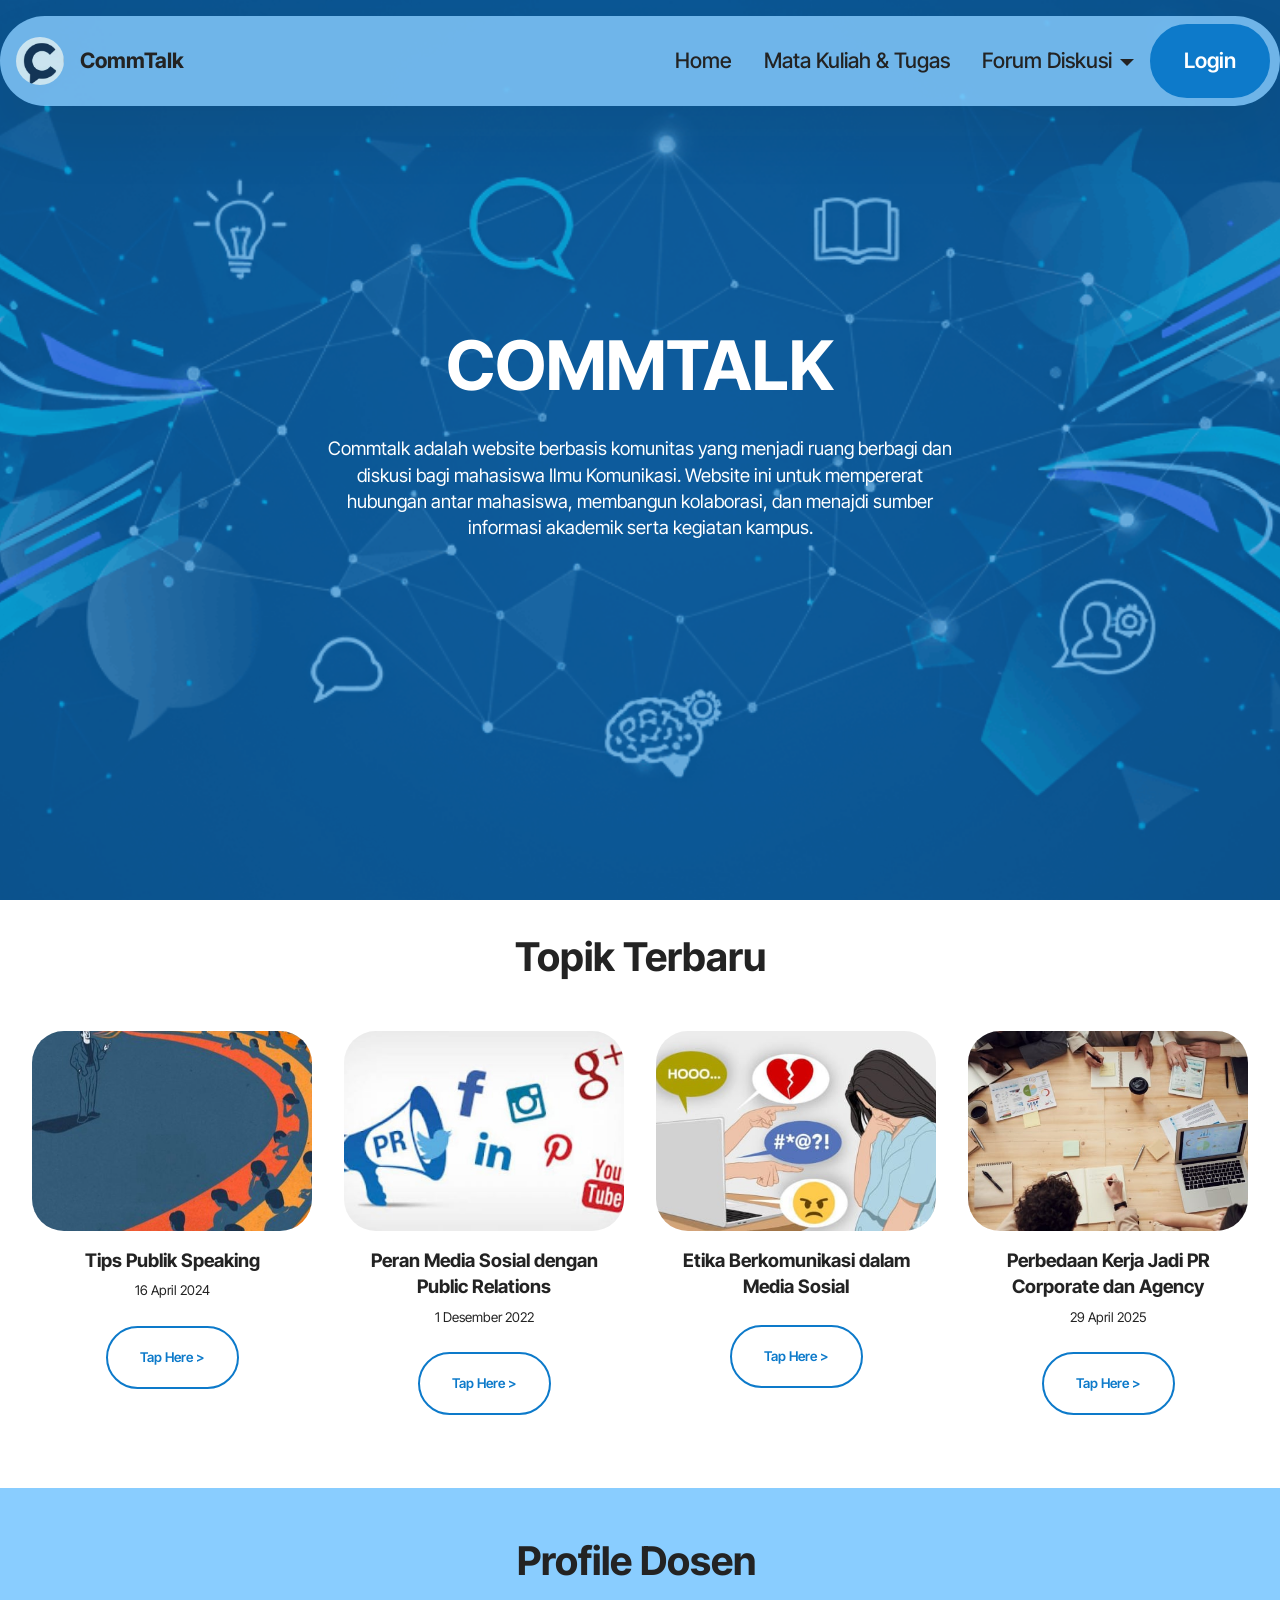
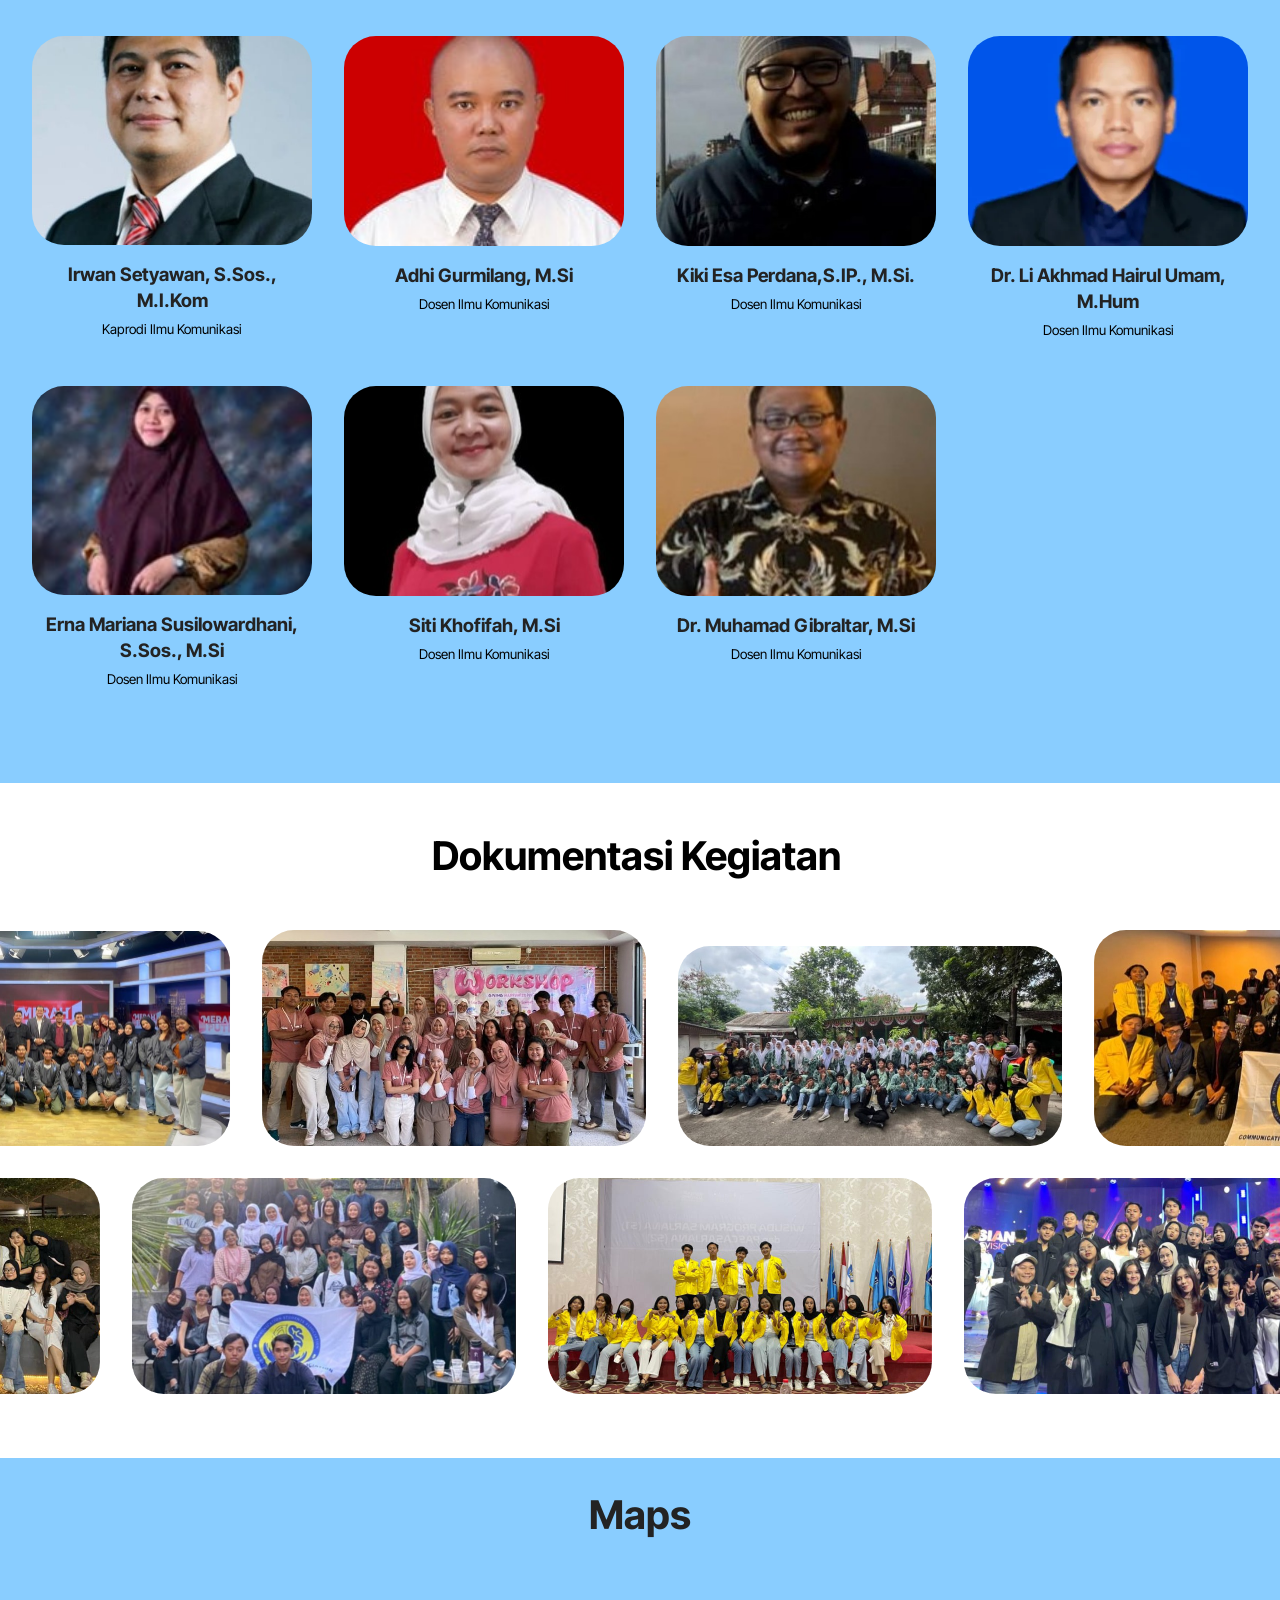
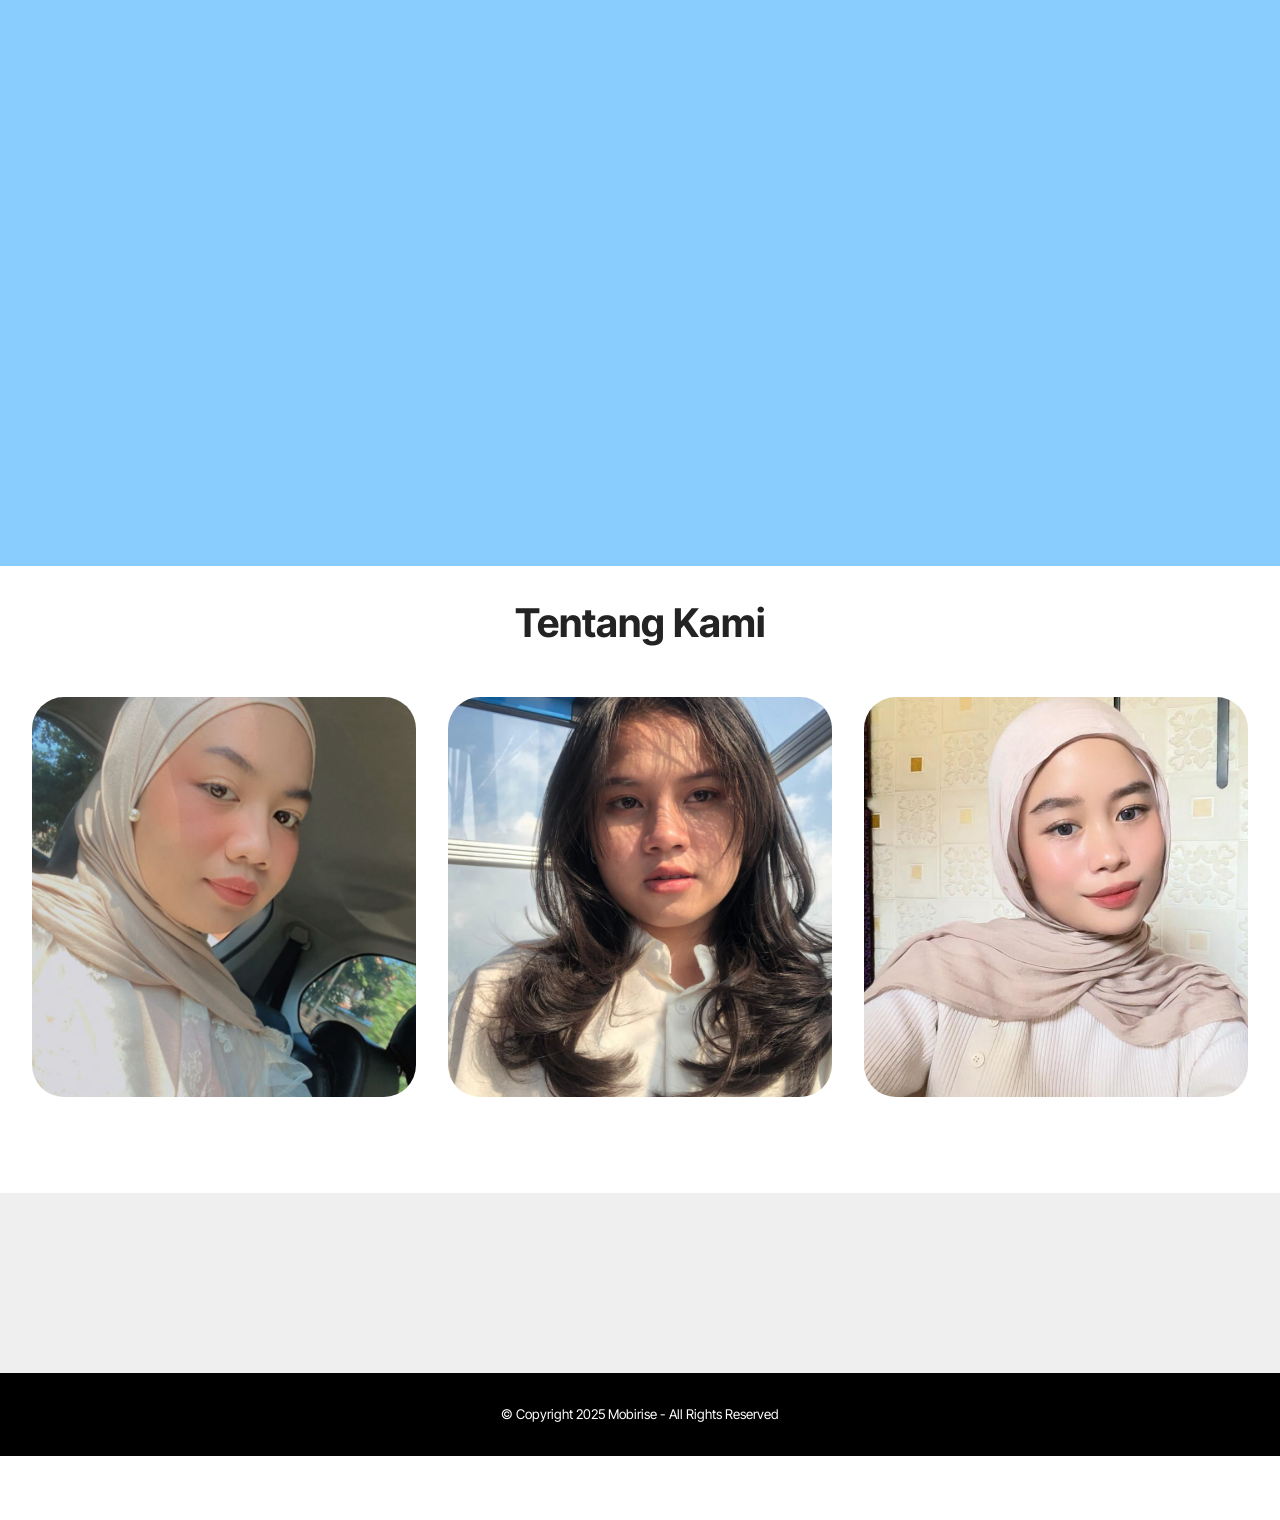
<file: index.html>
<!DOCTYPE html>
<html  >
<head>
  <!-- Site made with Mobirise Website Builder v6.1.4, https://mobirise.com -->
  <meta charset="UTF-8">
  <meta http-equiv="X-UA-Compatible" content="IE=edge">
  <meta name="generator" content="Mobirise v6.1.4, mobirise.com">
  <meta name="viewport" content="width=device-width, initial-scale=1, minimum-scale=1">
  <link rel="shortcut icon" href="assets/images/gambar-whatsapp-2025-10-29-pukul-09.26.09-26f6400d.jpeg" type="image/x-icon">
  <meta name="description" content="">
  
  
  <title>Home</title>
  <link rel="stylesheet" href="assets/bootstrap/css/bootstrap.min.css">
  <link rel="stylesheet" href="assets/parallax/jarallax.css">
  <link rel="stylesheet" href="assets/dropdown/css/style.css">
  <link rel="stylesheet" href="assets/socicon/css/styles.css">
  <link rel="stylesheet" href="assets/theme/css/style.css">
  <link rel="preload" href="https://fonts.googleapis.com/css?family=Inter+Tight:100,200,300,400,500,600,700,800,900,100i,200i,300i,400i,500i,600i,700i,800i,900i&display=swap" as="style" onload="this.onload=null;this.rel='stylesheet'">
  <noscript><link rel="stylesheet" href="https://fonts.googleapis.com/css?family=Inter+Tight:100,200,300,400,500,600,700,800,900,100i,200i,300i,400i,500i,600i,700i,800i,900i&display=swap"></noscript>
  <link rel="preload" as="style" href="assets/mobirise/css/mbr-additional.css?v=I64ctK"><link rel="stylesheet" href="assets/mobirise/css/mbr-additional.css?v=I64ctK" type="text/css">

  
  
  
</head>
<body>

<!-- Analytics -->
<!-- Google tag (gtag.js) -->
<script async src="https://www.googletagmanager.com/gtag/js?id=G-7P1NQT5PEX"></script>
<script>
  window.dataLayer = window.dataLayer || [];
  function gtag(){dataLayer.push(arguments);}
  gtag('js', new Date());

  gtag('config', 'G-7P1NQT5PEX');
</script>
<!-- /Analytics -->


  
  <section data-bs-version="5.1" class="menu menu5 cid-v0YIG8Kqa0" once="menu" id="menu05-0">
	

	<nav class="navbar navbar-dropdown navbar-fixed-top navbar-expand-lg">
		<div class="container">
			<div class="navbar-brand">
				<span class="navbar-logo">
					<a href="https://mobiri.se">
						<img src="assets/images/gambar-whatsapp-2025-10-29-pukul-09.26.09-26f6400d.jpeg" alt="Mobirise Website Builder" style="height: 3rem;">
					</a>
				</span>
				<span class="navbar-caption-wrap"><a class="navbar-caption text-black display-4" href="https://mobiri.se">CommTalk</a></span>
			</div>
			<button class="navbar-toggler" type="button" data-toggle="collapse" data-bs-toggle="collapse" data-target="#navbarSupportedContent" data-bs-target="#navbarSupportedContent" aria-controls="navbarNavAltMarkup" aria-expanded="false" aria-label="Toggle navigation">
				<div class="hamburger">
					<span></span>
					<span></span>
					<span></span>
					<span></span>
				</div>
			</button>
			<div class="collapse navbar-collapse" id="navbarSupportedContent">
				<ul class="navbar-nav nav-dropdown" data-app-modern-menu="true"><li class="nav-item">
						<a class="nav-link link text-black show text-primary display-4" href="index.html#header09-7" aria-expanded="false" target="_blank">Home</a>
					</li>
					<li class="nav-item">
						<a class="nav-link link text-black show text-primary display-4" href="kuliah.html#header16-12" aria-expanded="false" target="_blank">Mata Kuliah &amp; Tugas</a>
					</li>
					<li class="nav-item dropdown">
						<a class="nav-link link text-black text-primary dropdown-toggle show display-4" href="index.html#people01-1o" aria-expanded="false" target="_blank" data-toggle="dropdown-submenu" data-bs-toggle="dropdown" data-bs-auto-close="outside">Forum Diskusi</a><div class="dropdown-menu show" aria-labelledby="dropdown-591" data-bs-popper="none"><a class="text-black show text-primary dropdown-item display-4" href="diskusi.html#article05-28" target="_blank">Forum Santai</a><a class="text-black show text-primary dropdown-item display-4" href="tanya.html#article04-2f" target="_blank">Forum Tanya Jawab (Q&amp;A)</a></div>
					</li></ul>
				<div class="navbar-buttons mbr-section-btn"><a class="btn btn-danger display-4" href="login.html#form02-2g" target="_blank">Login</a></div>
			</div>
		</div>
	</nav>
</section>

<section data-bs-version="5.1" class="header09 startm5 cid-v0YX7yOh9B mbr-fullscreen mbr-parallax-background" id="header09-7">	
    
	<div class="mbr-overlay" style="opacity: 0.6; background-color: rgb(13, 122, 202);"></div>
	
	<div class="container-fluid">
		<div class="row">
			<div class="content-wrap col-12 col-md-7">
				<h1 class="mbr-section-title mbr-fonts-style mbr-white mb-4 display-1">
					<strong>COMMTALK</strong></h1>
				
				<p class="mbr-fonts-style mbr-text mbr-white mb-4 display-5">Commtalk adalah website berbasis komunitas yang menjadi ruang berbagi dan diskusi bagi mahasiswa Ilmu Komunikasi. Website ini untuk mempererat hubungan antar mahasiswa, membangun kolaborasi, dan menajdi sumber informasi akademik serta kegiatan kampus.</p>
				
			</div>
		</div>
	</div>
</section>

<section data-bs-version="5.1" class="features03 cid-v0Z0drZUGq" id="features03-8">
	
	
	<div class="container">
		<div class="row justify-content-center mb-5">
			<div class="col-12 content-head">
				<div class="mbr-section-head">
					<h4 class="mbr-section-title mbr-fonts-style align-center mb-0 display-2">
						<strong>Topik Terbaru</strong></h4>
					
				</div>
			</div>
		</div>
		<div class="row">
			
			
			<div class="item features-image col-12 col-md-6 col-lg-3 active">
				<div class="item-wrapper">
					<div class="item-img mb-3">
						<img src="assets/images/unduhan2010-564x729.jpeg" alt="Mobirise Website Builder" title="" data-slide-to="2" data-bs-slide-to="2">
					</div>
					<div class="item-content align-left">
						<h5 class="item-title mbr-fonts-style mb-2 mt-0 display-5"><strong>Tips Publik Speaking</strong></h5>
						<p class="mbr-text mbr-fonts-style mb-3 display-7">16 April 2024</p>
						<div class="mbr-section-btn item-footer"><a href="https://smb.telkomuniversity.ac.id/cerita-telutizen/6-tips-meningkatkan-skill-public-speaking-untuk-mahasiswa/ " class="btn item-btn btn-danger-outline display-7" target="_blank">Tap Here &gt;</a></div>
					</div>
				</div>
			</div><div class="item features-image col-12 col-md-6 col-lg-3">
				<div class="item-wrapper">
					<div class="item-img mb-3">
						<img src="assets/images/apa-yang-dibutuhkan-public-relations-di-era-sosial-media-25-518x288.jpg" alt="Mobirise Website Builder" title="" data-slide-to="3" data-bs-slide-to="4">
					</div>
					<div class="item-content align-left">
						<h5 class="item-title mbr-fonts-style mb-2 mt-0 display-5"><strong>Peran Media Sosial dengan Public Relations</strong></h5>
						<p class="mbr-text mbr-fonts-style mb-3 display-7">1 Desember 2022</p>
						<div class="mbr-section-btn item-footer"><a href="https://radvoice.id/blog/peran-media-sosial-untuk-public-relations/" class="btn item-btn btn-danger-outline display-7" target="_blank">Tap Here &gt;</a></div>
					</div>
				</div>
			</div><div class="item features-image col-12 col-md-6 col-lg-3">
				<div class="item-wrapper">
					<div class="item-img mb-3">
						<img src="assets/images/media-sosial-bullying-169-518x291.jpg" alt="Mobirise Website Builder" title="" data-slide-to="4" data-bs-slide-to="5">
					</div>
					<div class="item-content align-left">
						<h5 class="item-title mbr-fonts-style mb-2 mt-0 display-5"><strong>Etika Berkomunikasi dalam Media Sosial</strong></h5>
						<p class="mbr-text mbr-fonts-style mb-3 display-7"></p>
						<div class="mbr-section-btn item-footer"><a href="https://books.google.co.id/books?id=DUIyEAAAQBAJ&printsec=frontcover#v=onepage&q&f=false" class="btn item-btn btn-danger-outline display-7" target="_blank">Tap Here &gt;</a></div>
					</div>
				</div>
			</div><div class="item features-image col-12 col-md-6 col-lg-3">
				<div class="item-wrapper">
					<div class="item-img mb-3">
						<img src="assets/images/photo-of-people-having-meeting-3183186-scaled-518x345.jpg" alt="Mobirise Website Builder" title="" data-slide-to="5" data-bs-slide-to="6">
					</div>
					<div class="item-content align-left">
						<h5 class="item-title mbr-fonts-style mb-2 mt-0 display-5"><strong>Perbedaan Kerja Jadi PR Corporate dan Agency</strong></h5>
						<p class="mbr-text mbr-fonts-style mb-3 display-7">29 April 2025</p>
						<div class="mbr-section-btn item-footer"><a href="https://smartlegal.id/bisnis/2025/04/29/mengenal-perbedaan-startup-agency-dan-corporate-lengkap-dengan-contohnya-di-indonesia-sl/" class="btn item-btn btn-danger-outline display-7" target="_blank">Tap Here &gt;</a></div>
					</div>
				</div>
			</div>
		</div>
	</div>
</section>

<section data-bs-version="5.1" class="people03 cid-v3acLx1qh2" id="people03-22">
	
	
	<div class="container">
		<div class="row justify-content-center">
			<div class="col-12 content-head">
				<div class="mbr-section-head mb-5">
					<h4 class="mbr-section-title mbr-fonts-style align-center mb-0 display-2"><strong>Profile Dosen&nbsp;</strong></h4>
					
				</div>
			</div>
		</div>
		<div class="row">
			<div class="item features-image col-12 col-md-6 col-lg-3">
				<div class="item-wrapper">
					<div class="item-img mb-3">
						<img src="assets/images/gambar20whatsapp202025-11-0220pukul2011.22.04-e48f22ae-518x1122.jpeg" alt="Mobirise Website Builder" title="">
					</div>
					<div class="item-content align-left">
						<h5 class="item-title mbr-fonts-style display-5"><strong>Irwan Setyawan, S.Sos., M.I.Kom</strong></h5>
						<h6 class="item-subtitle mbr-fonts-style mb-3 display-7">Kaprodi Ilmu Komunikasi</h6>
						
					</div>
					
				</div>
			</div>
			<div class="item features-image col-12 col-md-6 col-lg-3">
				<div class="item-wrapper">
					<div class="item-img mb-3">
						<img src="assets/images/s200-adhi.gurmilang-200x200.jpeg" alt="Mobirise Website Builder" title="">
					</div>
					<div class="item-content align-left">
						<h5 class="item-title mbr-fonts-style display-5"><strong>Adhi Gurmilang, M.Si</strong></h5>
						<h6 class="item-subtitle mbr-fonts-style mb-3 display-7">Dosen Ilmu Komunikasi</h6>
						
					</div>
					
				</div>
			</div>
			<div class="item features-image col-12 col-md-6 col-lg-3">
				<div class="item-wrapper">
					<div class="item-img mb-3">
						<img src="assets/images/gambar20whatsapp202025-11-0220pukul2011.23.45-545796da-518x1122.jpeg" alt="Mobirise Website Builder" title="" data-slide-to="3">
					</div>
					<div class="item-content align-left">
						<h5 class="item-title mbr-fonts-style display-5"><strong>Kiki Esa Perdana,S.IP., M.Si.</strong></h5>
						<h6 class="item-subtitle mbr-fonts-style mb-3 display-7">Dosen Ilmu Komunikasi</h6>
						
					</div>
					
				</div>
			</div><div class="item features-image col-12 col-md-6 col-lg-3">
				<div class="item-wrapper">
					<div class="item-img mb-3">
						<img src="assets/images/akhmad-hairul-umam.webp" alt="Mobirise Website Builder" title="" data-slide-to="4" data-bs-slide-to="4">
					</div>
					<div class="item-content align-left">
						<h5 class="item-title mbr-fonts-style display-5"><strong>Dr. Li Akhmad Hairul Umam, M.Hum</strong></h5>
						<h6 class="item-subtitle mbr-fonts-style mb-3 display-7">Dosen Ilmu Komunikasi</h6>
						
					</div>
					
				</div>
			</div><div class="item features-image col-12 col-md-6 col-lg-3">
				<div class="item-wrapper">
					<div class="item-img mb-3">
						<img src="assets/images/images-201x251.jpeg" alt="Mobirise Website Builder" title="" data-slide-to="4" data-bs-slide-to="5">
					</div>
					<div class="item-content align-left">
						<h5 class="item-title mbr-fonts-style display-5"><strong>Erna Mariana Susilowardhani, S.Sos., M.Si</strong></h5>
						<h6 class="item-subtitle mbr-fonts-style mb-3 display-7">Dosen Ilmu Komunikasi</h6>
						
					</div>
					
				</div>
			</div><div class="item features-image col-12 col-md-6 col-lg-3">
				<div class="item-wrapper">
					<div class="item-img mb-3">
						<img src="assets/images/gambar20whatsapp202025-11-0220pukul2011.22.04-c8bafd3a-518x1122.jpeg" alt="Mobirise Website Builder" title="" data-slide-to="5" data-bs-slide-to="6">
					</div>
					<div class="item-content align-left">
						<h5 class="item-title mbr-fonts-style display-5"><strong>Siti Khofifah, M.Si</strong></h5>
						<h6 class="item-subtitle mbr-fonts-style mb-3 display-7">Dosen Ilmu Komunikasi</h6>
						
					</div>
					
				</div>
			</div><div class="item features-image col-12 col-md-6 col-lg-3">
				<div class="item-wrapper">
					<div class="item-img mb-3">
						<img src="assets/images/gambar20whatsapp202025-11-0220pukul2011.28.42-383e5d13-518x957.jpeg" alt="Mobirise Website Builder" title="" data-slide-to="6" data-bs-slide-to="7">
					</div>
					<div class="item-content align-left">
						<h5 class="item-title mbr-fonts-style display-5"><strong>Dr. Muhamad Gibraltar, M.Si</strong></h5>
						<h6 class="item-subtitle mbr-fonts-style mb-3 display-7">Dosen Ilmu Komunikasi</h6>
						
					</div>
					
				</div>
			</div>
		</div>
	</div>
</section>

<section data-bs-version="5.1" class="gallery4 cid-v1097afl3l" id="gallery04-q">
  
  
  <div class="container-fluid gallery-wrapper">
    <div class="row justify-content-center">
      <div class="col-12 content-head">
        <div class="mbr-section-head mb-5">
          <h4 class="mbr-section-title mbr-fonts-style align-center mb-0 display-2"><strong>Dokumentasi Kegiatan&nbsp;</strong></h4>
          
        </div>
      </div>
    </div>
    <div class="grid-container">
      <div class="grid-container-1" style="transform: translate3d(-200px, 0px, 0px);">
        <div class="grid-item">
          <img src="assets/images/gambar20whatsapp202025-11-0220pukul2011.13.06-283ef281-768x432.jpeg" alt="Mobirise Website Builder">
        </div>
        <div class="grid-item">
          <img src="assets/images/gambar20whatsapp202025-11-0220pukul2011.13.04-e9503336-768x575.jpeg" alt="Mobirise Website Builder">
        </div>
        <div class="grid-item">
          <img src="assets/images/gambar20whatsapp202025-10-1920pukul2015.54.53-c2c24395-768x576.jpeg" alt="Mobirise Website Builder">
        </div>
        <div class="grid-item">
          <img src="assets/images/gambar20whatsapp202025-11-0220pukul2011.08.34-d369cf50-768x576.jpeg" alt="Mobirise Website Builder">
        </div>
      </div>
      <div class="grid-container-2" style="transform: translate3d(-70px, 0px, 0px);">
        <div class="grid-item">
          <img src="assets/images/gambar20whatsapp202025-10-1920pukul2015.54.49-e78d5084-768x432.jpg" alt="Mobirise Website Builder">
        </div>
        <div class="grid-item">
          <img src="assets/images/gambar20whatsapp202025-10-1920pukul2015.54.49-67f009df-768x1024.jpeg" alt="Mobirise Website Builder">
        </div>
        <div class="grid-item">
          <img src="assets/images/gambar20whatsapp202025-10-1920pukul2015.54.51-5ae0ea6a-768x1024.jpeg" alt="Mobirise Website Builder">
        </div>
        <div class="grid-item">
          <img src="assets/images/gambar20whatsapp202025-11-0220pukul2011.15.50-29d7452f-768x1026.jpeg" alt="Mobirise Website Builder">
        </div>
      </div>
    </div>
  </div>
</section>

<section data-bs-version="5.1" class="map1 cid-v10aWSDBaf" id="map01-t">
	
	
	
	<div class="container">
		<div class="row justify-content-center">
			<div class="col-12 content-head">
				<div class="mbr-section-head mb-5">
					<h3 class="mbr-section-title mbr-fonts-style align-center mb-0 display-2"><strong>Maps</strong></h3>
					
				</div>
			</div>
		</div>
		<div class="google-map"><iframe frameborder="0" style="border:0" src="https://www.google.com/maps/embed?pb=!1m18!1m12!1m3!1d3966.255197733396!2d106.75826387362281!3d-6.230048993758104!2m3!1f0!2f0!3f0!3m2!1i1024!2i768!4f13.1!3m3!1m2!1s0x2e69f1f55c77145d%3A0x1e2ed99435c9cd21!2sTANRI%20ABENG%20UNIVERSITY!5e0!3m2!1sen!2sus!4v1762054683051!5m2!1sen!2sus" allowfullscreen=""></iframe></div>
	</div>
</section>

<section data-bs-version="5.1" class="clients1 cid-v109F05tsU" id="clients01-r">
  

  
  
  <div class="container-fluid">
    <div class="row justify-content-center mb-5">
      <div class="col-12 content-head">
        <h3 class="mbr-section-title mbr-fonts-style align-center mb-0 display-2"><strong>Tentang Kami</strong></h3>
        
      </div>
    </div>
    <div class="row justify-content-center">
      <div class="col-sm-6 card col-lg-4">
        <div class="card-wrap card1">
          <div class="content-wrap">
            <div class="mbr-section-btn card-btn align-center"><a class="btn btn-white display-7" href="https://www.instagram.com/knabilaw?igsh=MWN6dWVyNGF1a3JlbA%3D%3D&utm_source=qr" target="_blank"><span class="socicon socicon-instagram mbr-iconfont mbr-iconfont-btn"></span>/@knabilaw</a></div>
          </div>
        </div>
      </div>

      <div class="col-sm-6 card col-lg-4">
        <div class="card-wrap card2">
          <div class="content-wrap">
            <div class="mbr-section-btn card-btn align-center"><a class="btn btn-white display-7" href="https://www.instagram.com/adinda.cindy?utm_source=qr&igsh=MXg4YWJhamE4MW1jZA==" target="_blank"><span class="socicon socicon-instagram mbr-iconfont mbr-iconfont-btn"></span>/@adinda.cindy</a></div>
          </div>
        </div>
      </div>

      <div class="col-sm-6 card col-lg-4">
        <div class="card-wrap card3">
          <div class="content-wrap">
            <div class="mbr-section-btn card-btn align-center"><a class="btn btn-white display-7" href="https://www.instagram.com/rringsla?igsh=MTBkMjFlYm9nYmsxeg%3D%3D&utm_source=qr" target="_blank"><span class="socicon socicon-instagram mbr-iconfont mbr-iconfont-btn"></span>/@rringsla</a></div>
          </div>
        </div>
      </div>

      
    </div>
  </div>
</section>

<section class="mbr-section mbr-section--no-padding cid-v7TXm3amxX" id="witsec-html-block-2t">





<!-- Place your own code below -->
<script>
  window.addEventListener('mouseover', initLandbot, { once: true });
  window.addEventListener('touchstart', initLandbot, { once: true });
  var myLandbot;
  function initLandbot() {
    if (!myLandbot) {
      var s = document.createElement('script');
      s.type = "module"
      s.async = true;
      s.addEventListener('load', function() {
        myLandbot = new Landbot.Popup({
          configUrl: 'https://storage.googleapis.com/landbot.online/v3/H-3261510-RTM1VYS1ALH1SGVG/index.json',
        });
      });
      s.src = 'https://cdn.landbot.io/landbot-3/landbot-3.0.0.mjs';
      var x = document.getElementsByTagName('script')[0];
      x.parentNode.insertBefore(s, x);
    }
  }
</script>
<!-- Place your own code above -->

</section>

<section data-bs-version="5.1" class="footer4 cid-v1nxaXPPOC" once="footers" id="footer04-1r">

    

    

    <div class="container">
        <div class="media-container-row align-center mbr-white">
            <div class="col-12">
                <p class="mbr-text mb-0 mbr-fonts-style display-7">
                    © Copyright 2025 Mobirise - All Rights Reserved
                </p>
            </div>
        </div>
    </div>
</section><section class="display-7" style="padding: 0;align-items: center;justify-content: center;flex-wrap: wrap;    align-content: center;display: flex;position: relative;height: 4rem;"><a href="https://mobiri.se/" style="flex: 1 1;height: 4rem;position: absolute;width: 100%;z-index: 1;"><img alt="" style="height: 4rem;" src="[data-uri]"></a><p style="margin: 0;text-align: center;" class="display-7">&#8204;</p><a style="z-index:1" href="https://mobirise.com/builder/ai-website-builder.html">Free AI Website Software</a></section><script src="assets/bootstrap/js/bootstrap.bundle.min.js"></script>  <script src="assets/parallax/jarallax.js"></script>  <script src="assets/smoothscroll/smooth-scroll.js"></script>  <script src="assets/ytplayer/index.js"></script>  <script src="assets/dropdown/js/navbar-dropdown.js"></script>  <script src="assets/scrollgallery/scroll-gallery.js"></script>  <script src="assets/theme/js/script.js"></script>  
  
  
</body>
</html>
</file>
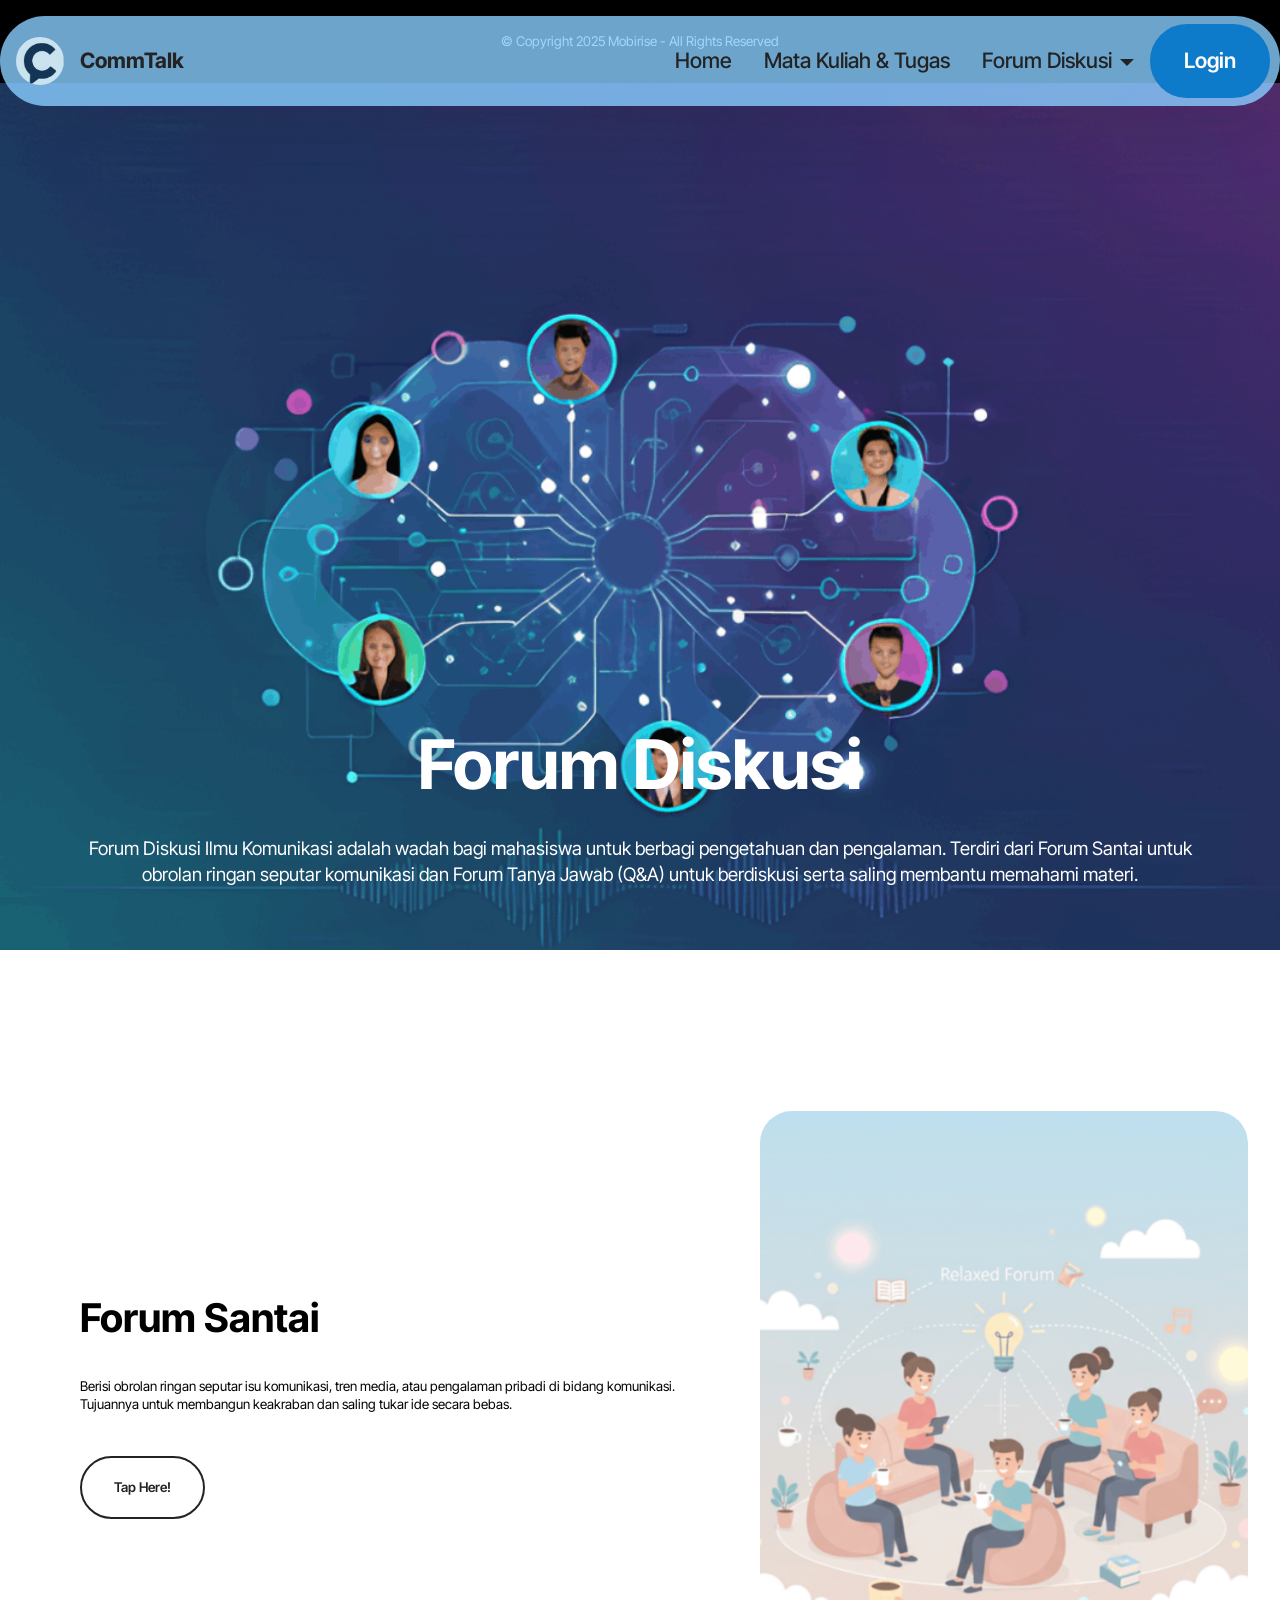
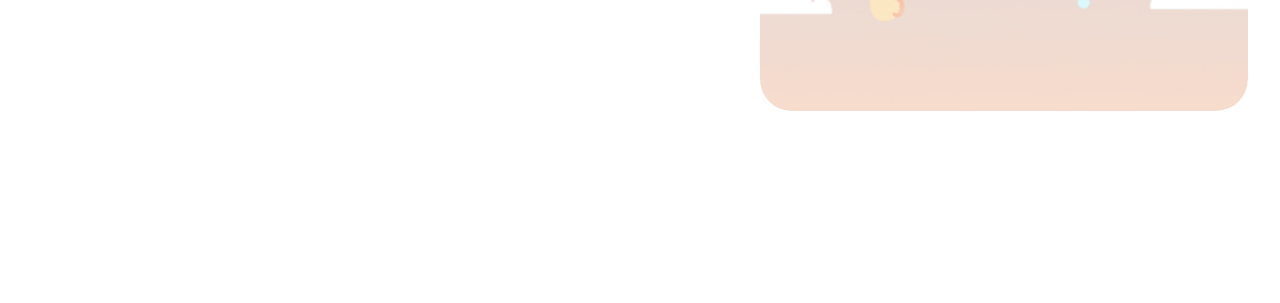
<file: diskusi.html>
<!DOCTYPE html>
<html  >
<head>
  <!-- Site made with Mobirise Website Builder v6.1.4, https://mobirise.com -->
  <meta charset="UTF-8">
  <meta http-equiv="X-UA-Compatible" content="IE=edge">
  <meta name="generator" content="Mobirise v6.1.4, mobirise.com">
  <meta name="viewport" content="width=device-width, initial-scale=1, minimum-scale=1">
  <link rel="shortcut icon" href="assets/images/gambar-whatsapp-2025-10-29-pukul-09.26.09-26f6400d.jpeg" type="image/x-icon">
  <meta name="description" content="">
  
  
  <title>Forum Diskusi</title>
  <link rel="stylesheet" href="assets/bootstrap/css/bootstrap.min.css">
  <link rel="stylesheet" href="assets/parallax/jarallax.css">
  <link rel="stylesheet" href="assets/dropdown/css/style.css">
  <link rel="stylesheet" href="assets/theme/css/style.css">
  <link rel="preload" href="https://fonts.googleapis.com/css?family=Inter+Tight:100,200,300,400,500,600,700,800,900,100i,200i,300i,400i,500i,600i,700i,800i,900i&display=swap" as="style" onload="this.onload=null;this.rel='stylesheet'">
  <noscript><link rel="stylesheet" href="https://fonts.googleapis.com/css?family=Inter+Tight:100,200,300,400,500,600,700,800,900,100i,200i,300i,400i,500i,600i,700i,800i,900i&display=swap"></noscript>
  <link rel="preload" as="style" href="assets/mobirise/css/mbr-additional.css?v=FyAt6X"><link rel="stylesheet" href="assets/mobirise/css/mbr-additional.css?v=FyAt6X" type="text/css">

  
  
  
</head>
<body>

<!-- Analytics -->
<!-- Google tag (gtag.js) -->
<script async src="https://www.googletagmanager.com/gtag/js?id=G-7P1NQT5PEX"></script>
<script>
  window.dataLayer = window.dataLayer || [];
  function gtag(){dataLayer.push(arguments);}
  gtag('js', new Date());

  gtag('config', 'G-7P1NQT5PEX');
</script>
<!-- /Analytics -->


  
  <section data-bs-version="5.1" class="menu menu5 cid-v0YIG8Kqa0" once="menu" id="menu05-1x">
	

	<nav class="navbar navbar-dropdown navbar-fixed-top navbar-expand-lg">
		<div class="container">
			<div class="navbar-brand">
				<span class="navbar-logo">
					<a href="https://mobiri.se">
						<img src="assets/images/gambar-whatsapp-2025-10-29-pukul-09.26.09-26f6400d.jpeg" alt="Mobirise Website Builder" style="height: 3rem;">
					</a>
				</span>
				<span class="navbar-caption-wrap"><a class="navbar-caption text-black display-4" href="https://mobiri.se">CommTalk</a></span>
			</div>
			<button class="navbar-toggler" type="button" data-toggle="collapse" data-bs-toggle="collapse" data-target="#navbarSupportedContent" data-bs-target="#navbarSupportedContent" aria-controls="navbarNavAltMarkup" aria-expanded="false" aria-label="Toggle navigation">
				<div class="hamburger">
					<span></span>
					<span></span>
					<span></span>
					<span></span>
				</div>
			</button>
			<div class="collapse navbar-collapse" id="navbarSupportedContent">
				<ul class="navbar-nav nav-dropdown" data-app-modern-menu="true"><li class="nav-item">
						<a class="nav-link link text-black show text-primary display-4" href="index.html#header09-7" aria-expanded="false" target="_blank">Home</a>
					</li>
					<li class="nav-item">
						<a class="nav-link link text-black show text-primary display-4" href="kuliah.html#header16-12" aria-expanded="false" target="_blank">Mata Kuliah &amp; Tugas</a>
					</li>
					<li class="nav-item dropdown">
						<a class="nav-link link text-black text-primary dropdown-toggle show display-4" href="index.html#people01-1o" aria-expanded="false" target="_blank" data-toggle="dropdown-submenu" data-bs-toggle="dropdown" data-bs-auto-close="outside">Forum Diskusi</a><div class="dropdown-menu show" aria-labelledby="dropdown-591" data-bs-popper="none"><a class="text-black show text-primary dropdown-item display-4" href="diskusi.html#article05-28" target="_blank">Forum Santai</a><a class="text-black show text-primary dropdown-item display-4" href="tanya.html#article04-2f" target="_blank">Forum Tanya Jawab (Q&amp;A)</a></div>
					</li></ul>
				<div class="navbar-buttons mbr-section-btn"><a class="btn btn-danger display-4" href="login.html#form02-2g" target="_blank">Login</a></div>
			</div>
		</div>
	</nav>
</section>

<section data-bs-version="5.1" class="footer4 cid-v1nxaXPPOC" once="footers" id="footer04-1y">

    

    

    <div class="container">
        <div class="media-container-row align-center mbr-white">
            <div class="col-12">
                <p class="mbr-text mb-0 mbr-fonts-style display-7">
                    © Copyright 2025 Mobirise - All Rights Reserved
                </p>
            </div>
        </div>
    </div>
</section>

<section data-bs-version="5.1" class="header16 cid-v3a9BeSZrm mbr-fullscreen mbr-parallax-background" id="header17-20">
  
  
  <div class="container-fluid">
    <div class="row">
      <div class="content-wrap col-12 col-md-12">
        <h1 class="mbr-section-title mbr-fonts-style mbr-white mb-4 display-1">
          <strong><br>Forum Diskusi</strong></h1>
        
        <p class="mbr-fonts-style mbr-text mbr-white mb-4 display-5">Forum Diskusi Ilmu Komunikasi adalah wadah bagi mahasiswa untuk berbagi pengetahuan dan pengalaman. Terdiri dari Forum Santai untuk obrolan ringan seputar komunikasi dan Forum Tanya Jawab (Q&amp;A) untuk berdiskusi serta saling membantu memahami materi. </p>
        
      </div>
    </div>
  </div>
</section>

<section data-bs-version="5.1" class="start article05 cid-v7TrtL9Z5S" id="article05-28">
  

  
  

  <div class="container">
    <div class="row justify-content-center align-items-center">
      <div class="col-12">
        <div class="card-wrapper">
          <div class="row">
            <div class="col-12 col-md-12 col-lg-5 image-wrapper">
              <img class="w-100" src="assets/images/cuplikan20layar202026-01-1020170259-907x889.png" alt="Mobirise Website Builder">
            </div>
            <div class="col-12 col-lg col-md-12">
              <div class="text-wrapper align-left">
                <h1 class="mbr-section-title mbr-fonts-style mb-4 display-2">
                  <strong>Forum Santai</strong></h1>
                <p class="mbr-text mbr-fonts-style mb-4 display-7">
                  Berisi obrolan ringan seputar isu komunikasi, tren media, atau pengalaman pribadi di bidang komunikasi. Tujuannya untuk membangun keakraban dan saling tukar ide secara bebas.<br>
                </p>
                <div class="mbr-section-btn mt-3"><a class="btn btn-lg btn-black-outline display-7" href="https://discordapp.com/channels/1437005873129197569/1449661895371132948" target="_blank">Tap Here!</a></div>
              </div>
            </div>
          </div>
        </div>
      </div>
    </div>
  </div>
</section><section class="display-7" style="padding: 0;align-items: center;justify-content: center;flex-wrap: wrap;    align-content: center;display: flex;position: relative;height: 4rem;"><a href="https://mobiri.se/" style="flex: 1 1;height: 4rem;position: absolute;width: 100%;z-index: 1;"><img alt="" style="height: 4rem;" src="[data-uri]"></a><p style="margin: 0;text-align: center;" class="display-7">&#8204;</p><a style="z-index:1" href="https://mobirise.com/builder/no-code-website-builder.html">No Code Website Builder</a></section><script src="assets/bootstrap/js/bootstrap.bundle.min.js"></script>  <script src="assets/parallax/jarallax.js"></script>  <script src="assets/smoothscroll/smooth-scroll.js"></script>  <script src="assets/ytplayer/index.js"></script>  <script src="assets/dropdown/js/navbar-dropdown.js"></script>  <script src="assets/theme/js/script.js"></script>  
  
  
</body>
</html>
</file>
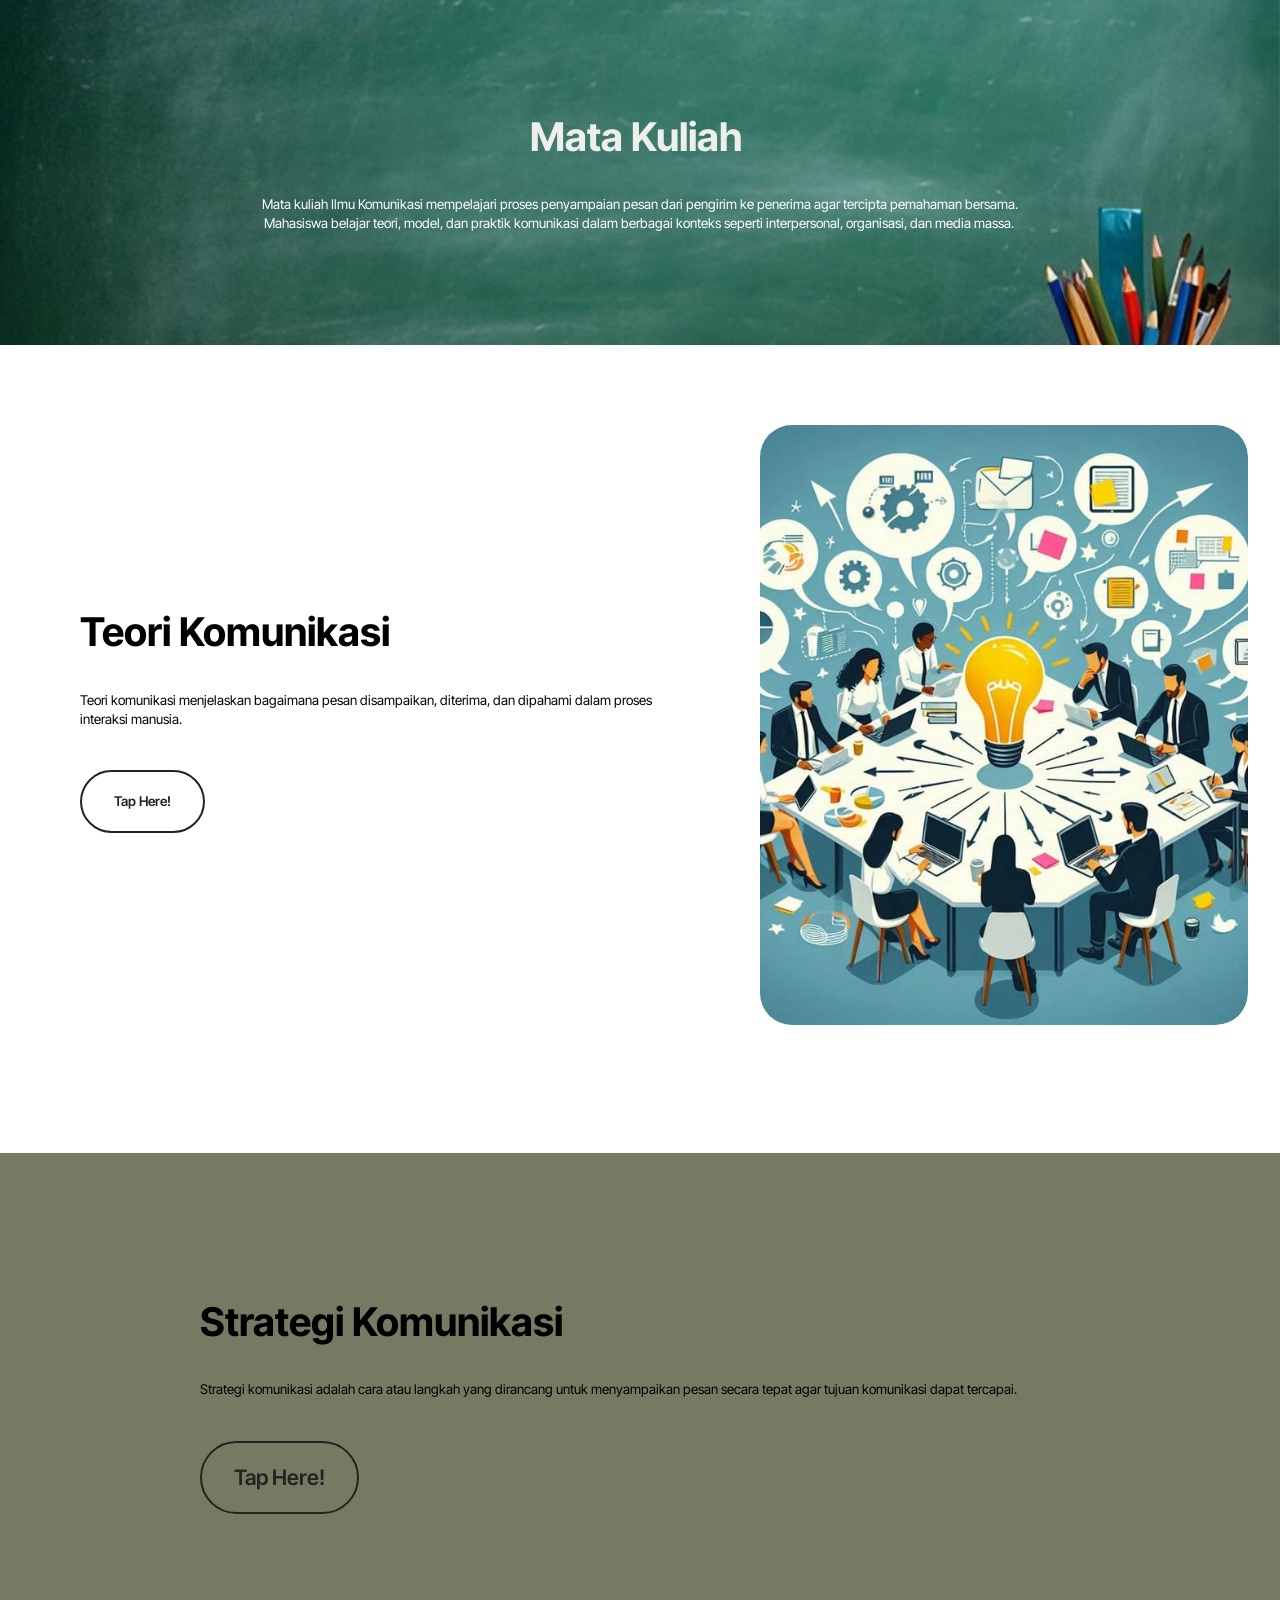
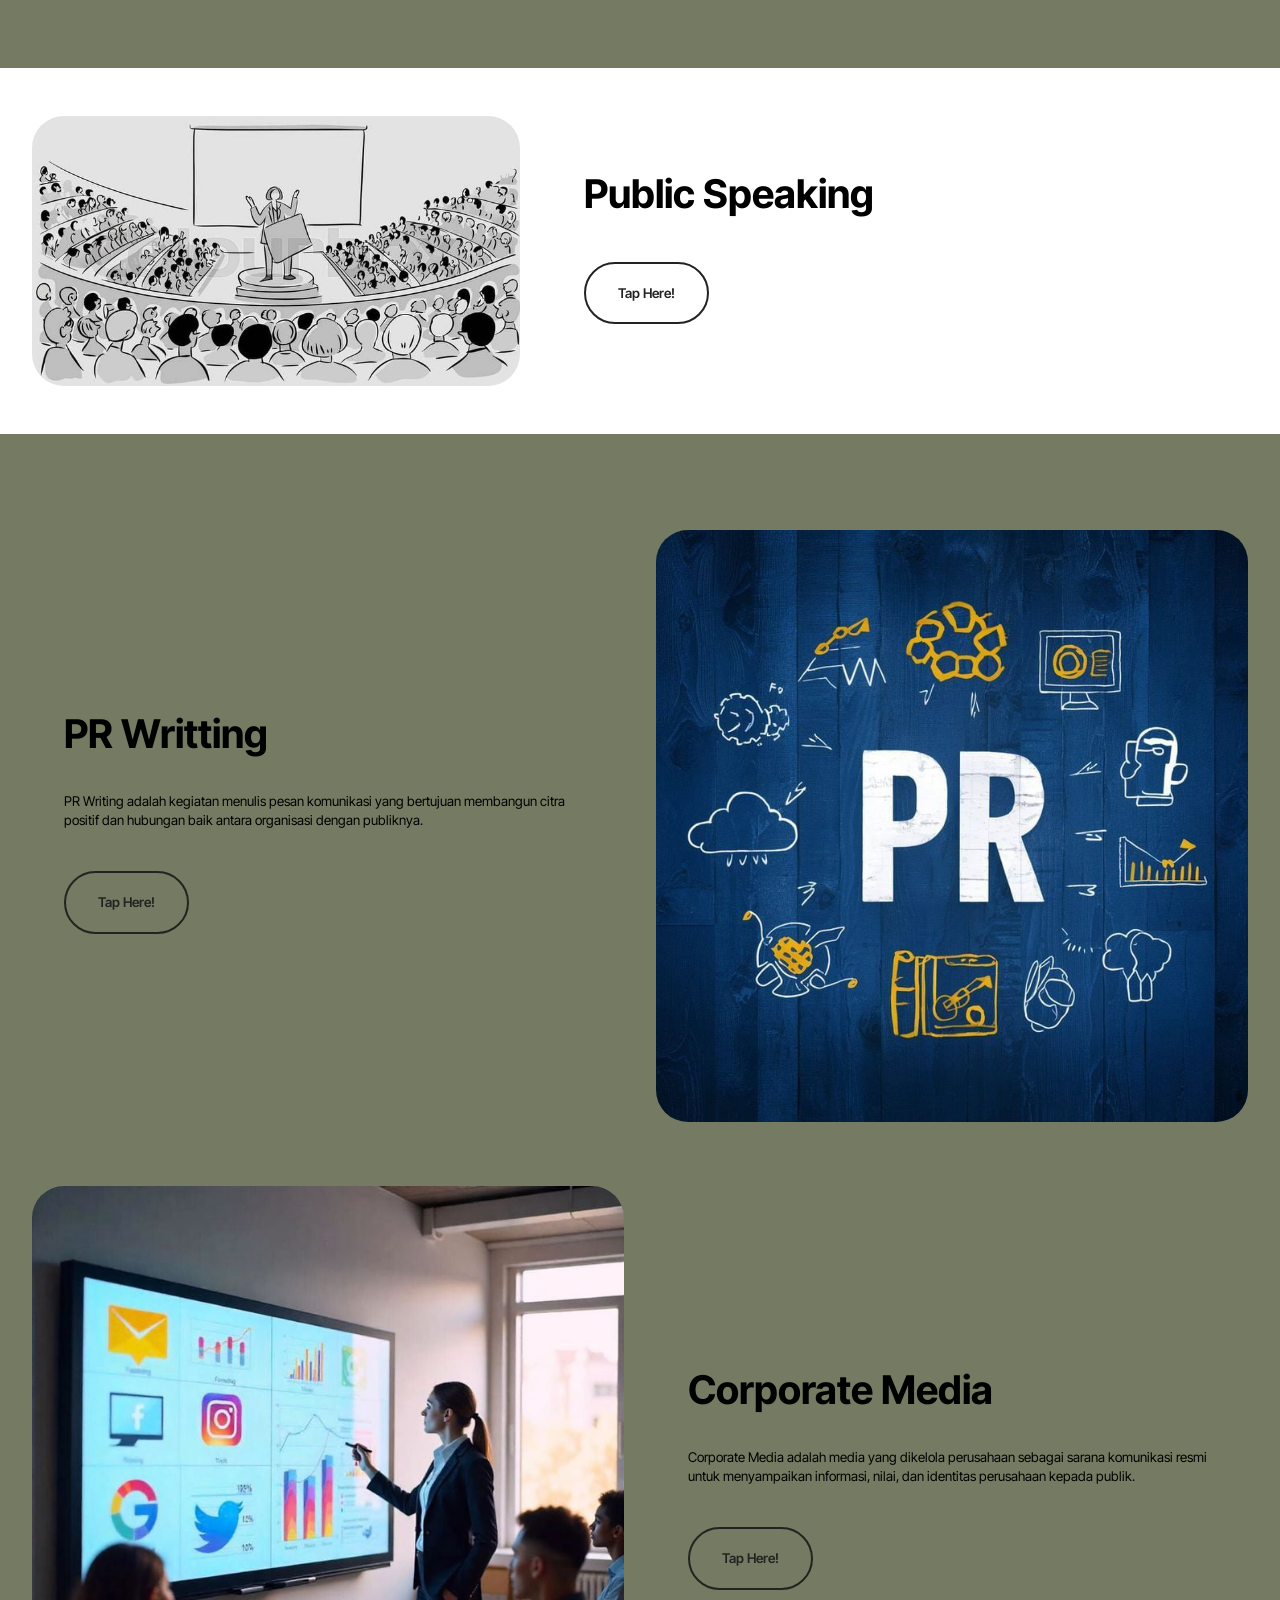
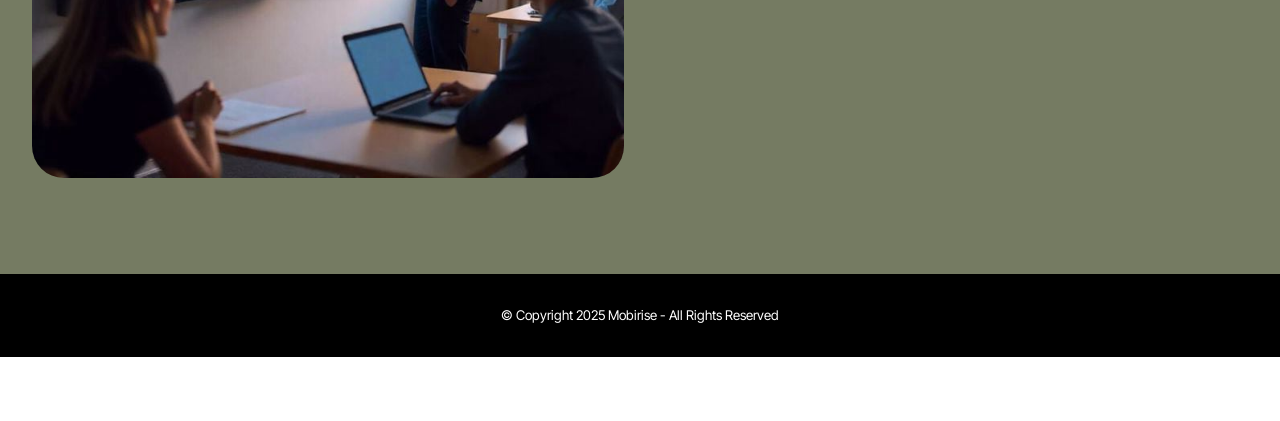
<file: kuliah.html>
<!DOCTYPE html>
<html  >
<head>
  <!-- Site made with Mobirise Website Builder v6.1.4, https://mobirise.com -->
  <meta charset="UTF-8">
  <meta http-equiv="X-UA-Compatible" content="IE=edge">
  <meta name="generator" content="Mobirise v6.1.4, mobirise.com">
  <meta name="viewport" content="width=device-width, initial-scale=1, minimum-scale=1">
  <link rel="shortcut icon" href="assets/images/gambar-whatsapp-2025-10-29-pukul-09.26.09-26f6400d.jpeg" type="image/x-icon">
  <meta name="description" content="">
  
  
  <title>Mata Kuliah dan Tugas</title>
  <link rel="stylesheet" href="assets/bootstrap/css/bootstrap.min.css">
  <link rel="stylesheet" href="assets/parallax/jarallax.css">
  <link rel="stylesheet" href="assets/theme/css/style.css">
  <link rel="preload" href="https://fonts.googleapis.com/css?family=Inter+Tight:100,200,300,400,500,600,700,800,900,100i,200i,300i,400i,500i,600i,700i,800i,900i&display=swap" as="style" onload="this.onload=null;this.rel='stylesheet'">
  <noscript><link rel="stylesheet" href="https://fonts.googleapis.com/css?family=Inter+Tight:100,200,300,400,500,600,700,800,900,100i,200i,300i,400i,500i,600i,700i,800i,900i&display=swap"></noscript>
  <link rel="preload" as="style" href="assets/mobirise/css/mbr-additional.css?v=jLnstd"><link rel="stylesheet" href="assets/mobirise/css/mbr-additional.css?v=jLnstd" type="text/css">

  
  
  
</head>
<body>

<!-- Analytics -->
<!-- Google tag (gtag.js) -->
<script async src="https://www.googletagmanager.com/gtag/js?id=G-7P1NQT5PEX"></script>
<script>
  window.dataLayer = window.dataLayer || [];
  function gtag(){dataLayer.push(arguments);}
  gtag('js', new Date());

  gtag('config', 'G-7P1NQT5PEX');
</script>
<!-- /Analytics -->


  
  <section data-bs-version="5.1" class="header16 cid-v1mJf4shXG mbr-parallax-background" id="header16-12">
  

  
  

  <div class="text-center container">
    
    <div class="row justify-content-center">
      <div class="col-md-12 content-head">
        <h1 class="mbr-section-title mbr-fonts-style mt-4 display-2"><strong>Mata Kuliah&nbsp;</strong></h1>
        <p class="mbr-text mbr-fonts-style mt-4 display-7">Mata kuliah Ilmu Komunikasi mempelajari proses penyampaian pesan dari pengirim ke penerima agar tercipta pemahaman bersama. Mahasiswa belajar teori, model, dan praktik komunikasi dalam berbagai konteks seperti interpersonal, organisasi, dan media massa.&nbsp;<br></p>
        
      </div>
    </div>
  </div>
</section>

<section data-bs-version="5.1" class="start article05 cid-v7T5pbpxIp" id="article05-25">
  

  
  

  <div class="container">
    <div class="row justify-content-center align-items-center">
      <div class="col-12">
        <div class="card-wrapper">
          <div class="row">
            <div class="col-12 col-md-12 col-lg-5 image-wrapper">
              <img class="w-100" src="assets/images/mastering20the20art20of20effective20communication-20from20kickoff20to20completion-736x736.jpg" alt="Mobirise Website Builder">
            </div>
            <div class="col-12 col-lg col-md-12">
              <div class="text-wrapper align-left">
                <h1 class="mbr-section-title mbr-fonts-style mb-4 display-2">
                  <strong>Teori Komunikasi</strong></h1>
                <p class="mbr-text mbr-fonts-style mb-4 display-7">Teori komunikasi menjelaskan bagaimana pesan disampaikan, diterima, dan dipahami dalam proses interaksi manusia.&nbsp;<br></p>
                <div class="mbr-section-btn mt-3"><a class="btn btn-lg btn-black-outline display-7" href="https://drive.google.com/drive/folders/12Mr2imZtUydfO27s3m2ZgpV8RrawdrWt?usp=drive_link" target="_blank">Tap Here!</a></div>
              </div>
            </div>
          </div>
        </div>
      </div>
    </div>
  </div>
</section>

<section data-bs-version="5.1" class="article13 cid-v7T5vRhAAe" id="article13-26">
    
    
    
    <div class="container">
        <div class="row justify-content-center">
            <div class="card col-md-12 col-lg-10">
                <div class="card-wrapper">
                    <div class="card-box align-left">
                        <h4 class="card-title mbr-fonts-style display-2">
                            <strong>Strategi Komunikasi</strong></h4>
                        <p class="mbr-text mbr-fonts-style mt-4 display-7">Strategi komunikasi adalah cara atau langkah yang dirancang untuk menyampaikan pesan secara tepat agar tujuan komunikasi dapat tercapai.</p>
                        <div class="mbr-section-btn mt-4"><a class="btn btn-black-outline display-4" href="https://drive.google.com/drive/folders/1eN3_RZOKGX_JmAQrlb7NBv_VbO-uQ-hm?usp=drive_link" target="_blank">Tap Here!</a></div>
                    </div>
                </div>
            </div>
        </div>
    </div>
</section>

<section data-bs-version="5.1" class="start article2 cid-v1n7eUKbwb" id="article02-1e">
	

	
	

	<div class="container">
		<div class="row justify-content-center">
			<div class="col-12 col-md-12 col-lg-5 image-wrapper">
				<img class="w-100" src="assets/images/a20speaker20addressing20a20large20audience20in20an20auditorium-736x412.jpeg" alt="Mobirise Website Builder">
			</div>
			<div class="col-12 col-md-12 col-lg">
				<div class="text-wrapper align-left">
					<h1 class="mbr-section-title mbr-fonts-style mb-4 display-2">
						<strong>Public Speaking</strong></h1>
					
					<div class="mbr-section-btn align-left mt-3"><a class="btn btn-black-outline display-7" href="https://drive.google.com/drive/folders/1cOwQwR55uccLKMsLa5Z_p4umehWsQ3ui?usp=drive_link" target="_blank">Tap Here!</a></div>
				</div>
			</div>
		</div>
	</div>
</section>

<section data-bs-version="5.1" class="features38 cid-v7T5PZCKmY" id="features038-27">
    

    
    

    <div class="container">
        <div class="row justify-content-center">
            <div class="col-12 col-md-12 col-lg">
                <div class="text-wrapper align-left">
                    <h1 class="mbr-section-title mbr-fonts-style mb-4 display-2">
                        <strong>PR Writting</strong></h1>
                    <p class="mbr-text align-left mbr-fonts-style mb-4 display-7">
                        PR Writing adalah kegiatan menulis pesan komunikasi yang bertujuan membangun citra positif dan hubungan baik antara organisasi dengan publiknya.
                    </p>
                    <div class="mbr-section-btn align-left mt-3"><a class="btn btn-black-outline display-7" href="https://drive.google.com/drive/folders/1fTUaReGzjb0itQy05ivIDPo9CCrNAkCS?usp=drive_link" target="_blank">Tap Here!</a></div>
                </div>
            </div>
            <div class="col-12 col-md-12 col-lg-6 image-wrapper">
                <img class="w-100" src="assets/images/zilla20public20relations-736x736.jpg" alt="Mobirise Website Builder">
            </div>
        </div>
        <div class="row row-reverse justify-content-center">

            <div class="col-12 col-md-12 col-lg">
                <div class="text-wrapper align-left">
                    <h1 class="mbr-section-title mbr-fonts-style mb-4 display-2"><strong>Corporate Media</strong></h1>
                    <p class="mbr-text align-left mbr-fonts-style mb-4 display-7">
                        Corporate Media adalah media yang dikelola perusahaan sebagai sarana komunikasi resmi untuk menyampaikan informasi, nilai, dan identitas perusahaan kepada publik.
                    </p>
                    <div class="mbr-section-btn align-left mt-3"><a class="btn btn-black-outline display-7" href="https://drive.google.com/drive/folders/1-5JHm-jFJ5Tpstlucz4HpSG3UTgbke_-?usp=drive_link" target="_blank">Tap Here!</a></div>
                </div>
            </div>
            <div class="col-12 col-md-12 col-lg-6 image-wrapper">
                <img class="w-100" src="assets/images/best20social20media20marketing20strategy20for20the20educational20industry-736x736.jpg" alt="Mobirise Website Builder">
            </div>
        </div>
        
    </div>
</section>

<section data-bs-version="5.1" class="footer4 cid-v1nxaXPPOC" once="footers" id="footer04-1r">

    

    

    <div class="container">
        <div class="media-container-row align-center mbr-white">
            <div class="col-12">
                <p class="mbr-text mb-0 mbr-fonts-style display-7">
                    © Copyright 2025 Mobirise - All Rights Reserved
                </p>
            </div>
        </div>
    </div>
</section><section class="display-7" style="padding: 0;align-items: center;justify-content: center;flex-wrap: wrap;    align-content: center;display: flex;position: relative;height: 4rem;"><a href="https://mobiri.se/" style="flex: 1 1;height: 4rem;position: absolute;width: 100%;z-index: 1;"><img alt="" style="height: 4rem;" src="[data-uri]"></a><p style="margin: 0;text-align: center;" class="display-7">&#8204;</p><a style="z-index:1" href="https://mobirise.com/offline-website-builder.html">Offline Website Builder</a></section><script src="assets/bootstrap/js/bootstrap.bundle.min.js"></script>  <script src="assets/parallax/jarallax.js"></script>  <script src="assets/smoothscroll/smooth-scroll.js"></script>  <script src="assets/ytplayer/index.js"></script>  <script src="assets/theme/js/script.js"></script>  
  
  
</body>
</html>
</file>
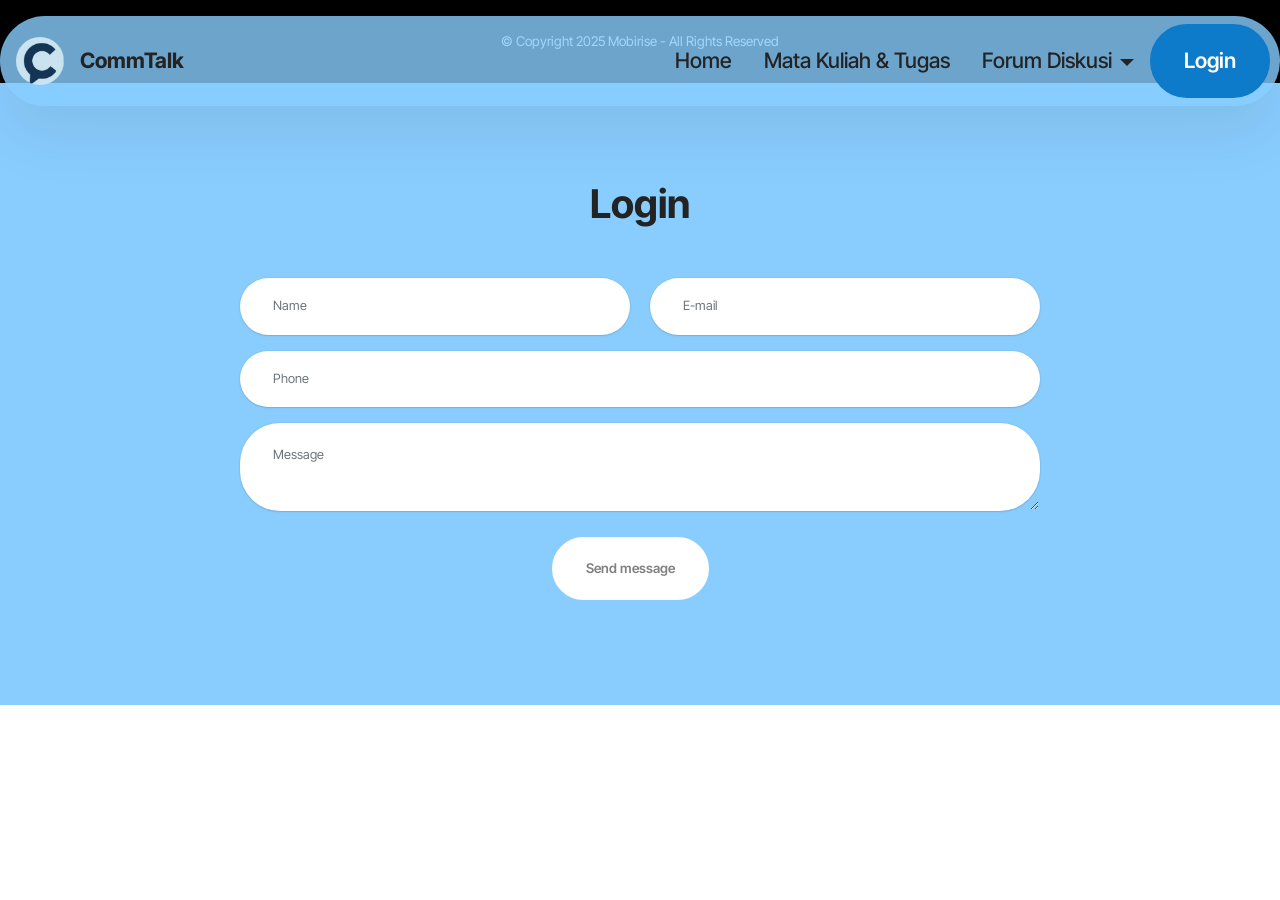
<file: login.html>
<!DOCTYPE html>
<html  >
<head>
  <!-- Site made with Mobirise Website Builder v6.1.4, https://mobirise.com -->
  <meta charset="UTF-8">
  <meta http-equiv="X-UA-Compatible" content="IE=edge">
  <meta name="generator" content="Mobirise v6.1.4, mobirise.com">
  <meta name="viewport" content="width=device-width, initial-scale=1, minimum-scale=1">
  <link rel="shortcut icon" href="assets/images/gambar-whatsapp-2025-10-29-pukul-09.26.09-26f6400d.jpeg" type="image/x-icon">
  <meta name="description" content="">
  
  
  <title>Login</title>
  <link rel="stylesheet" href="assets/bootstrap/css/bootstrap.min.css">
  <link rel="stylesheet" href="assets/dropdown/css/style.css">
  <link rel="stylesheet" href="assets/theme/css/style.css">
  <link rel="preload" href="https://fonts.googleapis.com/css?family=Inter+Tight:100,200,300,400,500,600,700,800,900,100i,200i,300i,400i,500i,600i,700i,800i,900i&display=swap" as="style" onload="this.onload=null;this.rel='stylesheet'">
  <noscript><link rel="stylesheet" href="https://fonts.googleapis.com/css?family=Inter+Tight:100,200,300,400,500,600,700,800,900,100i,200i,300i,400i,500i,600i,700i,800i,900i&display=swap"></noscript>
  <link rel="preload" as="style" href="assets/mobirise/css/mbr-additional.css?v=aTY1C5"><link rel="stylesheet" href="assets/mobirise/css/mbr-additional.css?v=aTY1C5" type="text/css">

  
  
  
</head>
<body>

<!-- Analytics -->
<!-- Google tag (gtag.js) -->
<script async src="https://www.googletagmanager.com/gtag/js?id=G-7P1NQT5PEX"></script>
<script>
  window.dataLayer = window.dataLayer || [];
  function gtag(){dataLayer.push(arguments);}
  gtag('js', new Date());

  gtag('config', 'G-7P1NQT5PEX');
</script>
<!-- /Analytics -->


  
  <section data-bs-version="5.1" class="menu menu5 cid-v0YIG8Kqa0" once="menu" id="menu05-1u">
	

	<nav class="navbar navbar-dropdown navbar-fixed-top navbar-expand-lg">
		<div class="container">
			<div class="navbar-brand">
				<span class="navbar-logo">
					<a href="https://mobiri.se">
						<img src="assets/images/gambar-whatsapp-2025-10-29-pukul-09.26.09-26f6400d.jpeg" alt="Mobirise Website Builder" style="height: 3rem;">
					</a>
				</span>
				<span class="navbar-caption-wrap"><a class="navbar-caption text-black display-4" href="https://mobiri.se">CommTalk</a></span>
			</div>
			<button class="navbar-toggler" type="button" data-toggle="collapse" data-bs-toggle="collapse" data-target="#navbarSupportedContent" data-bs-target="#navbarSupportedContent" aria-controls="navbarNavAltMarkup" aria-expanded="false" aria-label="Toggle navigation">
				<div class="hamburger">
					<span></span>
					<span></span>
					<span></span>
					<span></span>
				</div>
			</button>
			<div class="collapse navbar-collapse" id="navbarSupportedContent">
				<ul class="navbar-nav nav-dropdown" data-app-modern-menu="true"><li class="nav-item">
						<a class="nav-link link text-black show text-primary display-4" href="index.html#header09-7" aria-expanded="false" target="_blank">Home</a>
					</li>
					<li class="nav-item">
						<a class="nav-link link text-black show text-primary display-4" href="kuliah.html#header16-12" aria-expanded="false" target="_blank">Mata Kuliah &amp; Tugas</a>
					</li>
					<li class="nav-item dropdown">
						<a class="nav-link link text-black text-primary dropdown-toggle show display-4" href="index.html#people01-1o" aria-expanded="false" target="_blank" data-toggle="dropdown-submenu" data-bs-toggle="dropdown" data-bs-auto-close="outside">Forum Diskusi</a><div class="dropdown-menu show" aria-labelledby="dropdown-591" data-bs-popper="none"><a class="text-black show text-primary dropdown-item display-4" href="diskusi.html#article05-28" target="_blank">Forum Santai</a><a class="text-black show text-primary dropdown-item display-4" href="tanya.html#article04-2f" target="_blank">Forum Tanya Jawab (Q&amp;A)</a></div>
					</li></ul>
				<div class="navbar-buttons mbr-section-btn"><a class="btn btn-danger display-4" href="login.html#form02-2g" target="_blank">Login</a></div>
			</div>
		</div>
	</nav>
</section>

<section data-bs-version="5.1" class="footer4 cid-v1nxaXPPOC" once="footers" id="footer04-1v">

    

    

    <div class="container">
        <div class="media-container-row align-center mbr-white">
            <div class="col-12">
                <p class="mbr-text mb-0 mbr-fonts-style display-7">
                    © Copyright 2025 Mobirise - All Rights Reserved
                </p>
            </div>
        </div>
    </div>
</section>

<section data-bs-version="5.1" class="form5 cid-v7TyUP9cgE" id="form02-2g">
    
    
    <div class="container">
        <div class="row justify-content-center">
            <div class="col-12 content-head">
                <div class="mbr-section-head mb-5">
                    <h3 class="mbr-section-title mbr-fonts-style align-center mb-0 display-2"><strong>Login</strong></h3>
                    
                </div>
            </div>
        </div>
        <div class="row justify-content-center">
            <div class="col-lg-8 mx-auto mbr-form" data-form-type="formoid">
                <form action="https://mobirise.eu/" method="POST" class="mbr-form form-with-styler" data-form-title="Form Name"><input type="hidden" name="email" data-form-email="true" value="uWu1oXJF0tV6Ff4+TNlNyOFrub4vNoDKDhirnHnhyQG4c2o3MIsqXeVDaW4CcoLElq8kZDIjRtD6R5ikS54Bm99AnI+w57ii3arHkrcLSqq3VTxFGx00Yu1RIEPLELyr">
                    <div class="row">
                        <div hidden="hidden" data-form-alert="" class="alert alert-success col-12">Thanks for filling out the form!</div>
                        <div hidden="hidden" data-form-alert-danger="" class="alert alert-danger col-12">
                            Oops...! some problem!
                        </div>
                    </div>
                    <div class="dragArea row">
                        <div class="col-md col-sm-12 form-group mb-3" data-for="name">
                            <input type="text" name="name" placeholder="Name" data-form-field="name" class="form-control" value="" id="name-form02-2g">
                        </div>
                        <div class="col-md col-sm-12 form-group mb-3" data-for="email">
                            <input type="email" name="email" placeholder="E-mail" data-form-field="email" class="form-control" value="" id="email-form02-2g">
                        </div>
                        <div class="col-12 form-group mb-3" data-for="phone">
                            <input type="tel" name="phone" placeholder="Phone" data-form-field="phone" class="form-control" value="" id="phone-form02-2g">
                        </div>
                        <div class="col-12 form-group mb-3" data-for="textarea">
                            <textarea name="textarea" placeholder="Message" data-form-field="textarea" class="form-control" id="textarea-form02-2g"></textarea>
                        </div>
                        <div class="col-lg-12 col-md-12 col-sm-12 align-center mbr-section-btn">
                            <button type="submit" class="btn btn-primary display-7">Send message</button>
                        </div>
                    </div>
                </form>
            </div>
        </div>
    </div>
</section><section class="display-7" style="padding: 0;align-items: center;justify-content: center;flex-wrap: wrap;    align-content: center;display: flex;position: relative;height: 4rem;"><a href="https://mobiri.se/" style="flex: 1 1;height: 4rem;position: absolute;width: 100%;z-index: 1;"><img alt="" style="height: 4rem;" src="[data-uri]"></a><p style="margin: 0;text-align: center;" class="display-7">&#8204;</p><a style="z-index:1" href="https://mobirise.com/offline-website-builder.html">Offline Website Builder</a></section><script src="assets/bootstrap/js/bootstrap.bundle.min.js"></script>  <script src="assets/smoothscroll/smooth-scroll.js"></script>  <script src="assets/ytplayer/index.js"></script>  <script src="assets/dropdown/js/navbar-dropdown.js"></script>  <script src="assets/theme/js/script.js"></script>  <script src="assets/formoid/formoid.min.js"></script>  
  
  
</body>
</html>
</file>
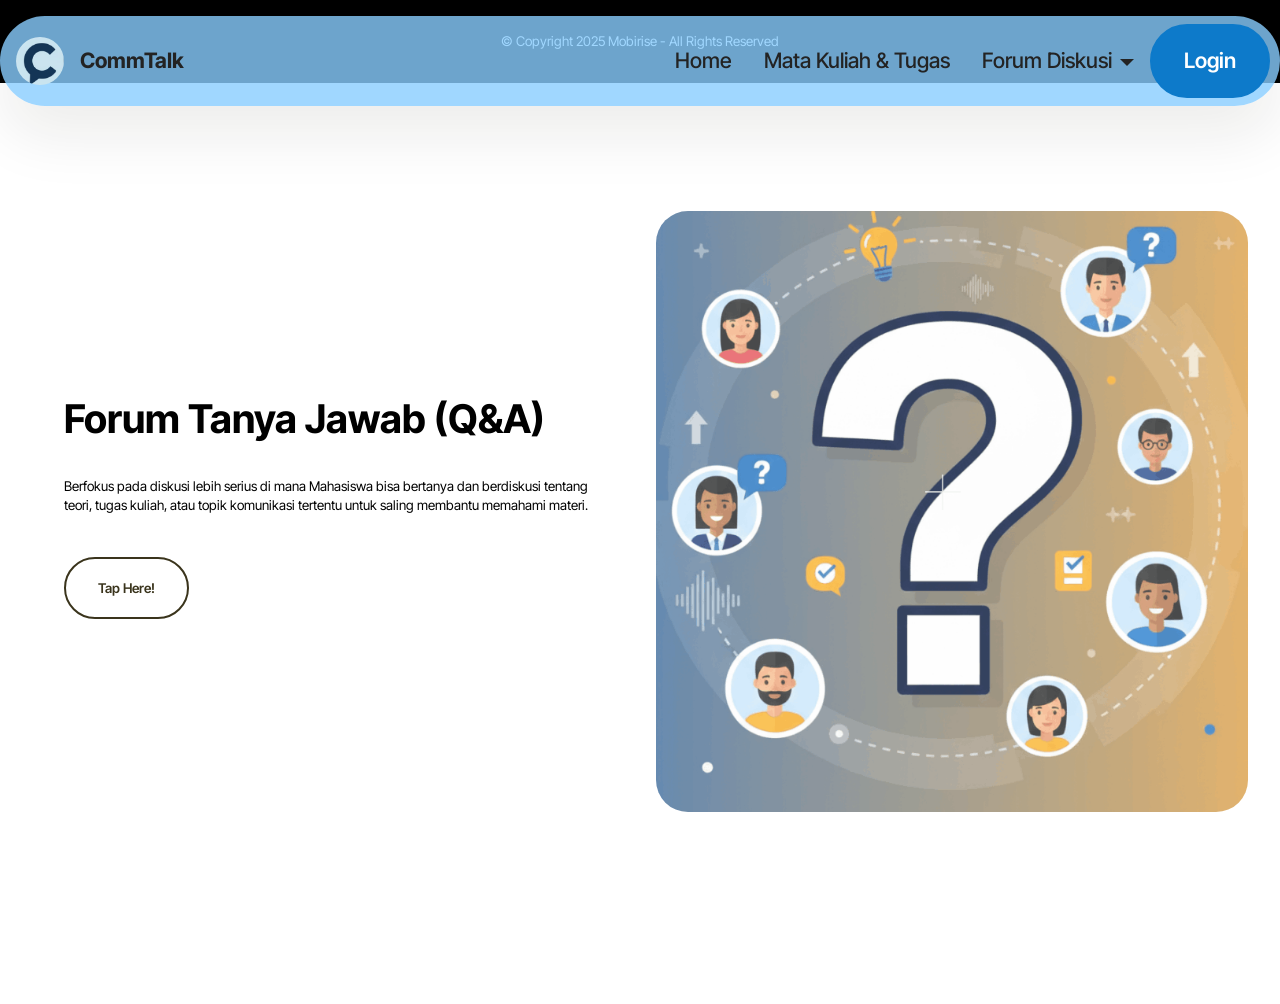
<file: tanya.html>
<!DOCTYPE html>
<html  >
<head>
  <!-- Site made with Mobirise Website Builder v6.1.4, https://mobirise.com -->
  <meta charset="UTF-8">
  <meta http-equiv="X-UA-Compatible" content="IE=edge">
  <meta name="generator" content="Mobirise v6.1.4, mobirise.com">
  <meta name="viewport" content="width=device-width, initial-scale=1, minimum-scale=1">
  <link rel="shortcut icon" href="assets/images/gambar-whatsapp-2025-10-29-pukul-09.26.09-26f6400d.jpeg" type="image/x-icon">
  <meta name="description" content="">
  
  
  <title>Q&amp;A</title>
  <link rel="stylesheet" href="assets/bootstrap/css/bootstrap.min.css">
  <link rel="stylesheet" href="assets/dropdown/css/style.css">
  <link rel="stylesheet" href="assets/theme/css/style.css">
  <link rel="preload" href="https://fonts.googleapis.com/css?family=Inter+Tight:100,200,300,400,500,600,700,800,900,100i,200i,300i,400i,500i,600i,700i,800i,900i&display=swap" as="style" onload="this.onload=null;this.rel='stylesheet'">
  <noscript><link rel="stylesheet" href="https://fonts.googleapis.com/css?family=Inter+Tight:100,200,300,400,500,600,700,800,900,100i,200i,300i,400i,500i,600i,700i,800i,900i&display=swap"></noscript>
  <link rel="preload" as="style" href="assets/mobirise/css/mbr-additional.css?v=0wcMdz"><link rel="stylesheet" href="assets/mobirise/css/mbr-additional.css?v=0wcMdz" type="text/css">

  
  
  
</head>
<body>

<!-- Analytics -->
<!-- Google tag (gtag.js) -->
<script async src="https://www.googletagmanager.com/gtag/js?id=G-7P1NQT5PEX"></script>
<script>
  window.dataLayer = window.dataLayer || [];
  function gtag(){dataLayer.push(arguments);}
  gtag('js', new Date());

  gtag('config', 'G-7P1NQT5PEX');
</script>
<!-- /Analytics -->


  
  <section data-bs-version="5.1" class="menu menu5 cid-v0YIG8Kqa0" once="menu" id="menu05-2d">
	

	<nav class="navbar navbar-dropdown navbar-fixed-top navbar-expand-lg">
		<div class="container">
			<div class="navbar-brand">
				<span class="navbar-logo">
					<a href="https://mobiri.se">
						<img src="assets/images/gambar-whatsapp-2025-10-29-pukul-09.26.09-26f6400d.jpeg" alt="Mobirise Website Builder" style="height: 3rem;">
					</a>
				</span>
				<span class="navbar-caption-wrap"><a class="navbar-caption text-black display-4" href="https://mobiri.se">CommTalk</a></span>
			</div>
			<button class="navbar-toggler" type="button" data-toggle="collapse" data-bs-toggle="collapse" data-target="#navbarSupportedContent" data-bs-target="#navbarSupportedContent" aria-controls="navbarNavAltMarkup" aria-expanded="false" aria-label="Toggle navigation">
				<div class="hamburger">
					<span></span>
					<span></span>
					<span></span>
					<span></span>
				</div>
			</button>
			<div class="collapse navbar-collapse" id="navbarSupportedContent">
				<ul class="navbar-nav nav-dropdown" data-app-modern-menu="true"><li class="nav-item">
						<a class="nav-link link text-black show text-primary display-4" href="index.html#header09-7" aria-expanded="false" target="_blank">Home</a>
					</li>
					<li class="nav-item">
						<a class="nav-link link text-black show text-primary display-4" href="kuliah.html#header16-12" aria-expanded="false" target="_blank">Mata Kuliah &amp; Tugas</a>
					</li>
					<li class="nav-item dropdown">
						<a class="nav-link link text-black text-primary dropdown-toggle show display-4" href="index.html#people01-1o" aria-expanded="false" target="_blank" data-toggle="dropdown-submenu" data-bs-toggle="dropdown" data-bs-auto-close="outside">Forum Diskusi</a><div class="dropdown-menu show" aria-labelledby="dropdown-591" data-bs-popper="none"><a class="text-black show text-primary dropdown-item display-4" href="diskusi.html#article05-28" target="_blank">Forum Santai</a><a class="text-black show text-primary dropdown-item display-4" href="tanya.html#article04-2f" target="_blank">Forum Tanya Jawab (Q&amp;A)</a></div>
					</li></ul>
				<div class="navbar-buttons mbr-section-btn"><a class="btn btn-danger display-4" href="login.html#form02-2g" target="_blank">Login</a></div>
			</div>
		</div>
	</nav>
</section>

<section data-bs-version="5.1" class="footer4 cid-v1nxaXPPOC" once="footers" id="footer04-2e">

    

    

    <div class="container">
        <div class="media-container-row align-center mbr-white">
            <div class="col-12">
                <p class="mbr-text mb-0 mbr-fonts-style display-7">
                    © Copyright 2025 Mobirise - All Rights Reserved
                </p>
            </div>
        </div>
    </div>
</section>

<section data-bs-version="5.1" class="start article4 cid-v7Ts3INnPn" id="article04-2f">
	

	
	

	<div class="container">
		<div class="row justify-content-center">
			<div class="col-12 col-md-12 col-lg-6 image-wrapper">
				<img class="w-100" src="assets/images/cuplikan20layar202026-01-1020170342-932x922.png" alt="Mobirise Website Builder">
			</div>
			<div class="col-12 col-md-12 col-lg">
				<div class="text-wrapper align-left">
					<h1 class="mbr-section-title mbr-fonts-style mb-4 display-2"><strong>Forum Tanya Jawab (Q&amp;A)</strong></h1>
					<p class="mbr-text mbr-fonts-style mb-4 display-7">
						Berfokus pada diskusi lebih serius di mana Mahasiswa bisa bertanya dan berdiskusi tentang teori, tugas kuliah, atau topik komunikasi tertentu untuk saling membantu memahami materi.
					</p>
					<div class="mbr-section-btn mt-3"><a class="btn btn-lg btn-success-outline display-7" href="https://discordapp.com/channels/1437005873129197569/1449662091945316524" target="_blank">Tap Here!</a></div>
				</div>
			</div>
		</div>
	</div>
</section><section class="display-7" style="padding: 0;align-items: center;justify-content: center;flex-wrap: wrap;    align-content: center;display: flex;position: relative;height: 4rem;"><a href="https://mobiri.se/" style="flex: 1 1;height: 4rem;position: absolute;width: 100%;z-index: 1;"><img alt="" style="height: 4rem;" src="[data-uri]"></a><p style="margin: 0;text-align: center;" class="display-7">&#8204;</p><a style="z-index:1" href="https://mobirise.com/builder/ai-website-generator.html">AI Website Generator</a></section><script src="assets/bootstrap/js/bootstrap.bundle.min.js"></script>  <script src="assets/smoothscroll/smooth-scroll.js"></script>  <script src="assets/ytplayer/index.js"></script>  <script src="assets/dropdown/js/navbar-dropdown.js"></script>  <script src="assets/theme/js/script.js"></script>  
  
  
</body>
</html>
</file>
<file: assets/parallax/jarallax.css>
.jarallax {
    position: relative;
    z-index: 0;
}
.jarallax > .jarallax-img {
    position: absolute;
    object-fit: cover;
    /* support for plugin https://github.com/bfred-it/object-fit-images */
    font-family: 'object-fit: cover;';
    top: 0;
    left: 0;
    width: 100%;
    height: 100%;
    z-index: -1;
}
</file>
<file: assets/dropdown/css/style.css>
.navbar-dropdown {
  left: 0;
  padding: 0;
  position: absolute;
  right: 0;
  top: 0;
  transition: all 0.45s ease;
  z-index: 1030;
  background: #282828; }
  .navbar-dropdown .navbar-logo {
    margin-right: 0.8rem;
    transition: margin 0.3s ease-in-out;
    vertical-align: middle; }
    .navbar-dropdown .navbar-logo img {
      height: 3.125rem;
      transition: all 0.3s ease-in-out; }
    .navbar-dropdown .navbar-logo.mbr-iconfont {
      font-size: 3.125rem;
      line-height: 3.125rem; }
  .navbar-dropdown .navbar-caption {
    font-weight: 700;
    white-space: normal;
    vertical-align: -4px;
    line-height: 3.125rem !important; }
    .navbar-dropdown .navbar-caption, .navbar-dropdown .navbar-caption:hover {
      color: inherit;
      text-decoration: none; }
  .navbar-dropdown .mbr-iconfont + .navbar-caption {
    vertical-align: -1px; }
  .navbar-dropdown.navbar-fixed-top {
    position: fixed; }
  .navbar-dropdown .navbar-brand span {
    vertical-align: -4px; }
  .navbar-dropdown.bg-color.transparent {
    background: none; }
  .navbar-dropdown.navbar-short .navbar-brand {
    padding: 0.625rem 0; }
    .navbar-dropdown.navbar-short .navbar-brand span {
      vertical-align: -1px; }
  .navbar-dropdown.navbar-short .navbar-caption {
    line-height: 2.375rem !important;
    vertical-align: -2px; }
  .navbar-dropdown.navbar-short .navbar-logo {
    margin-right: 0.5rem; }
    .navbar-dropdown.navbar-short .navbar-logo img {
      height: 2.375rem; }
    .navbar-dropdown.navbar-short .navbar-logo.mbr-iconfont {
      font-size: 2.375rem;
      line-height: 2.375rem; }
  .navbar-dropdown.navbar-short .mbr-table-cell {
    height: 3.625rem; }
  .navbar-dropdown .navbar-close {
    left: 0.6875rem;
    position: fixed;
    top: 0.75rem;
    z-index: 1000; }
  .navbar-dropdown .hamburger-icon {
    content: "";
    display: inline-block;
    vertical-align: middle;
    width: 16px;
    -webkit-box-shadow: 0 -6px 0 1px #282828,0 0 0 1px #282828,0 6px 0 1px #282828;
    -moz-box-shadow: 0 -6px 0 1px #282828,0 0 0 1px #282828,0 6px 0 1px #282828;
    box-shadow: 0 -6px 0 1px #282828,0 0 0 1px #282828,0 6px 0 1px #282828; }

.dropdown-menu .dropdown-toggle[data-toggle="dropdown-submenu"]::after {
  border-bottom: 0.35em solid transparent;
  border-left: 0.35em solid;
  border-right: 0;
  border-top: 0.35em solid transparent;
  margin-left: 0.3rem; }

.dropdown-menu .dropdown-item:focus {
  outline: 0; }

.nav-dropdown {
  font-size: 0.75rem;
  font-weight: 500;
  height: auto !important; }
  .nav-dropdown .nav-btn {
    padding-left: 1rem; }
  .nav-dropdown .link {
    margin: .667em 1.667em;
    font-weight: 500;
    padding: 0;
    transition: color .2s ease-in-out; }
    .nav-dropdown .link.dropdown-toggle {
      margin-right: 2.583em; }
      .nav-dropdown .link.dropdown-toggle::after {
        margin-left: .25rem;
        border-top: 0.35em solid;
        border-right: 0.35em solid transparent;
        border-left: 0.35em solid transparent;
        border-bottom: 0; }
      .nav-dropdown .link.dropdown-toggle[aria-expanded="true"] {
        margin: 0;
        padding: 0.667em 3.263em  0.667em 1.667em; }
  .nav-dropdown .link::after,
  .nav-dropdown .dropdown-item::after {
    color: inherit; }
  .nav-dropdown .btn {
    font-size: 0.75rem;
    font-weight: 700;
    letter-spacing: 0;
    margin-bottom: 0;
    padding-left: 1.25rem;
    padding-right: 1.25rem; }
  .nav-dropdown .dropdown-menu {
    border-radius: 0;
    border: 0;
    left: 0;
    margin: 0;
    padding-bottom: 1.25rem;
    padding-top: 1.25rem;
    position: relative; }
  .nav-dropdown .dropdown-submenu {
    margin-left: 0.125rem;
    top: 0; }
  .nav-dropdown .dropdown-item {
    font-weight: 500;
    line-height: 2;
    padding: 0.3846em 4.615em 0.3846em 1.5385em;
    position: relative;
    transition: color .2s ease-in-out, background-color .2s ease-in-out; }
    .nav-dropdown .dropdown-item::after {
      margin-top: -0.3077em;
      position: absolute;
      right: 1.1538em;
      top: 50%; }
    .nav-dropdown .dropdown-item:focus, .nav-dropdown .dropdown-item:hover {
      background: none; }

@media (max-width: 767px) {
  .nav-dropdown.navbar-toggleable-sm {
    bottom: 0;
    display: none;
    left: 0;
    overflow-x: hidden;
    position: fixed;
    top: 0;
    transform: translateX(-100%);
    -ms-transform: translateX(-100%);
    -webkit-transform: translateX(-100%);
    width: 18.75rem;
    z-index: 999; } }
.nav-dropdown.navbar-toggleable-xl {
  bottom: 0;
  display: none;
  left: 0;
  overflow-x: hidden;
  position: fixed;
  top: 0;
  transform: translateX(-100%);
  -ms-transform: translateX(-100%);
  -webkit-transform: translateX(-100%);
  width: 18.75rem;
  z-index: 999; }

.nav-dropdown-sm {
  display: block !important;
  overflow-x: hidden;
  overflow: auto;
  padding-top: 3.875rem; }
  .nav-dropdown-sm::after {
    content: "";
    display: block;
    height: 3rem;
    width: 100%; }
  .nav-dropdown-sm.collapse.in ~ .navbar-close {
    display: block !important; }
  .nav-dropdown-sm.collapsing, .nav-dropdown-sm.collapse.in {
    transform: translateX(0);
    -ms-transform: translateX(0);
    -webkit-transform: translateX(0);
    transition: all 0.25s ease-out;
    -webkit-transition: all 0.25s ease-out;
    background: #282828; }
  .nav-dropdown-sm.collapsing[aria-expanded="false"] {
    transform: translateX(-100%);
    -ms-transform: translateX(-100%);
    -webkit-transform: translateX(-100%); }
  .nav-dropdown-sm .nav-item {
    display: block;
    margin-left: 0 !important;
    padding-left: 0; }
  .nav-dropdown-sm .link,
  .nav-dropdown-sm .dropdown-item {
    border-top: 1px dotted rgba(255, 255, 255, 0.1);
    font-size: 0.8125rem;
    line-height: 1.6;
    margin: 0 !important;
    padding: 0.875rem 2.4rem 0.875rem 1.5625rem !important;
    position: relative;
    white-space: normal; }
    .nav-dropdown-sm .link:focus, .nav-dropdown-sm .link:hover,
    .nav-dropdown-sm .dropdown-item:focus,
    .nav-dropdown-sm .dropdown-item:hover {
      background: rgba(0, 0, 0, 0.2) !important;
      color: #c0a375; }
  .nav-dropdown-sm .nav-btn {
    position: relative;
    padding: 1.5625rem 1.5625rem 0 1.5625rem; }
    .nav-dropdown-sm .nav-btn::before {
      border-top: 1px dotted rgba(255, 255, 255, 0.1);
      content: "";
      left: 0;
      position: absolute;
      top: 0;
      width: 100%; }
    .nav-dropdown-sm .nav-btn + .nav-btn {
      padding-top: 0.625rem; }
      .nav-dropdown-sm .nav-btn + .nav-btn::before {
        display: none; }
  .nav-dropdown-sm .btn {
    padding: 0.625rem 0; }
  .nav-dropdown-sm .dropdown-toggle[data-toggle="dropdown-submenu"]::after {
    margin-left: .25rem;
    border-top: 0.35em solid;
    border-right: 0.35em solid transparent;
    border-left: 0.35em solid transparent;
    border-bottom: 0; }
  .nav-dropdown-sm .dropdown-toggle[data-toggle="dropdown-submenu"][aria-expanded="true"]::after {
    border-top: 0;
    border-right: 0.35em solid transparent;
    border-left: 0.35em solid transparent;
    border-bottom: 0.35em solid; }
  .nav-dropdown-sm .dropdown-menu {
    margin: 0;
    padding: 0;
    position: relative;
    top: 0;
    left: 0;
    width: 100%;
    border: 0;
    float: none;
    border-radius: 0;
    background: none; }
  .nav-dropdown-sm .dropdown-submenu {
    left: 100%;
    margin-left: 0.125rem;
    margin-top: -1.25rem;
    top: 0; }

.navbar-toggleable-sm .nav-dropdown .dropdown-menu {
  position: absolute; }

.navbar-toggleable-sm .nav-dropdown .dropdown-submenu {
  left: 100%;
  margin-left: 0.125rem;
  margin-top: -1.25rem;
  top: 0; }

.navbar-toggleable-sm.opened .nav-dropdown .dropdown-menu {
  position: relative; }

.navbar-toggleable-sm.opened .nav-dropdown .dropdown-submenu {
  left: 0;
  margin-left: 00rem;
  margin-top: 0rem;
  top: 0; }

.is-builder .nav-dropdown.collapsing {
  transition: none !important; }
</file>
<file: assets/socicon/css/styles.css>
@charset "UTF-8";

@font-face {
  font-family: 'Socicon';
  src:  url('../fonts/socicon.eot');
  src:  url('../fonts/socicon.eot?#iefix') format('embedded-opentype'),
    url('../fonts/socicon.woff2') format('woff2'),
    url('../fonts/socicon.ttf') format('truetype'),
    url('../fonts/socicon.woff') format('woff'),
    url('../fonts/socicon.svg#socicon') format('svg');
  font-weight: normal;
  font-style: normal;
  font-display: swap;
}

[data-icon]:before {
  font-family: "socicon" !important;
  content: attr(data-icon);
  font-style: normal !important;
  font-weight: normal !important;
  font-variant: normal !important;
  text-transform: none !important;
  speak: none;
  line-height: 1;
  -webkit-font-smoothing: antialiased;
  -moz-osx-font-smoothing: grayscale;
}

[class^="socicon-"], [class*=" socicon-"] {
  /* use !important to prevent issues with browser extensions that change fonts */
  font-family: 'Socicon' !important;
  speak: none;
  font-style: normal;
  font-weight: normal;
  font-variant: normal;
  text-transform: none;
  line-height: 1;

  /* Better Font Rendering =========== */
  -webkit-font-smoothing: antialiased;
  -moz-osx-font-smoothing: grayscale;
}

.socicon-500px:before {
  content: "\e000";
}
.socicon-8tracks:before {
  content: "\e001";
}
.socicon-airbnb:before {
  content: "\e002";
}
.socicon-alliance:before {
  content: "\e003";
}
.socicon-amazon:before {
  content: "\e004";
}
.socicon-amplement:before {
  content: "\e005";
}
.socicon-android:before {
  content: "\e006";
}
.socicon-angellist:before {
  content: "\e007";
}
.socicon-apple:before {
  content: "\e008";
}
.socicon-appnet:before {
  content: "\e009";
}
.socicon-baidu:before {
  content: "\e00a";
}
.socicon-bandcamp:before {
  content: "\e00b";
}
.socicon-battlenet:before {
  content: "\e00c";
}
.socicon-mixer:before {
  content: "\e00d";
}
.socicon-bebee:before {
  content: "\e00e";
}
.socicon-bebo:before {
  content: "\e00f";
}
.socicon-behance:before {
  content: "\e010";
}
.socicon-blizzard:before {
  content: "\e011";
}
.socicon-blogger:before {
  content: "\e012";
}
.socicon-buffer:before {
  content: "\e013";
}
.socicon-chrome:before {
  content: "\e014";
}
.socicon-coderwall:before {
  content: "\e015";
}
.socicon-curse:before {
  content: "\e016";
}
.socicon-dailymotion:before {
  content: "\e017";
}
.socicon-deezer:before {
  content: "\e018";
}
.socicon-delicious:before {
  content: "\e019";
}
.socicon-deviantart:before {
  content: "\e01a";
}
.socicon-diablo:before {
  content: "\e01b";
}
.socicon-digg:before {
  content: "\e01c";
}
.socicon-discord:before {
  content: "\e01d";
}
.socicon-disqus:before {
  content: "\e01e";
}
.socicon-douban:before {
  content: "\e01f";
}
.socicon-draugiem:before {
  content: "\e020";
}
.socicon-dribbble:before {
  content: "\e021";
}
.socicon-drupal:before {
  content: "\e022";
}
.socicon-ebay:before {
  content: "\e023";
}
.socicon-ello:before {
  content: "\e024";
}
.socicon-endomodo:before {
  content: "\e025";
}
.socicon-envato:before {
  content: "\e026";
}
.socicon-etsy:before {
  content: "\e027";
}
.socicon-facebook:before {
  content: "\e028";
}
.socicon-feedburner:before {
  content: "\e029";
}
.socicon-filmweb:before {
  content: "\e02a";
}
.socicon-firefox:before {
  content: "\e02b";
}
.socicon-flattr:before {
  content: "\e02c";
}
.socicon-flickr:before {
  content: "\e02d";
}
.socicon-formulr:before {
  content: "\e02e";
}
.socicon-forrst:before {
  content: "\e02f";
}
.socicon-foursquare:before {
  content: "\e030";
}
.socicon-friendfeed:before {
  content: "\e031";
}
.socicon-github:before {
  content: "\e032";
}
.socicon-goodreads:before {
  content: "\e033";
}
.socicon-google:before {
  content: "\e034";
}
.socicon-googlescholar:before {
  content: "\e035";
}
.socicon-googlegroups:before {
  content: "\e036";
}
.socicon-googlephotos:before {
  content: "\e037";
}
.socicon-googleplus:before {
  content: "\e038";
}
.socicon-grooveshark:before {
  content: "\e039";
}
.socicon-hackerrank:before {
  content: "\e03a";
}
.socicon-hearthstone:before {
  content: "\e03b";
}
.socicon-hellocoton:before {
  content: "\e03c";
}
.socicon-heroes:before {
  content: "\e03d";
}
.socicon-smashcast:before {
  content: "\e03e";
}
.socicon-horde:before {
  content: "\e03f";
}
.socicon-houzz:before {
  content: "\e040";
}
.socicon-icq:before {
  content: "\e041";
}
.socicon-identica:before {
  content: "\e042";
}
.socicon-imdb:before {
  content: "\e043";
}
.socicon-instagram:before {
  content: "\e044";
}
.socicon-issuu:before {
  content: "\e045";
}
.socicon-istock:before {
  content: "\e046";
}
.socicon-itunes:before {
  content: "\e047";
}
.socicon-keybase:before {
  content: "\e048";
}
.socicon-lanyrd:before {
  content: "\e049";
}
.socicon-lastfm:before {
  content: "\e04a";
}
.socicon-line:before {
  content: "\e04b";
}
.socicon-linkedin:before {
  content: "\e04c";
}
.socicon-livejournal:before {
  content: "\e04d";
}
.socicon-lyft:before {
  content: "\e04e";
}
.socicon-macos:before {
  content: "\e04f";
}
.socicon-mail:before {
  content: "\e050";
}
.socicon-medium:before {
  content: "\e051";
}
.socicon-meetup:before {
  content: "\e052";
}
.socicon-mixcloud:before {
  content: "\e053";
}
.socicon-modelmayhem:before {
  content: "\e054";
}
.socicon-mumble:before {
  content: "\e055";
}
.socicon-myspace:before {
  content: "\e056";
}
.socicon-newsvine:before {
  content: "\e057";
}
.socicon-nintendo:before {
  content: "\e058";
}
.socicon-npm:before {
  content: "\e059";
}
.socicon-odnoklassniki:before {
  content: "\e05a";
}
.socicon-openid:before {
  content: "\e05b";
}
.socicon-opera:before {
  content: "\e05c";
}
.socicon-outlook:before {
  content: "\e05d";
}
.socicon-overwatch:before {
  content: "\e05e";
}
.socicon-patreon:before {
  content: "\e05f";
}
.socicon-paypal:before {
  content: "\e060";
}
.socicon-periscope:before {
  content: "\e061";
}
.socicon-persona:before {
  content: "\e062";
}
.socicon-pinterest:before {
  content: "\e063";
}
.socicon-play:before {
  content: "\e064";
}
.socicon-player:before {
  content: "\e065";
}
.socicon-playstation:before {
  content: "\e066";
}
.socicon-pocket:before {
  content: "\e067";
}
.socicon-qq:before {
  content: "\e068";
}
.socicon-quora:before {
  content: "\e069";
}
.socicon-raidcall:before {
  content: "\e06a";
}
.socicon-ravelry:before {
  content: "\e06b";
}
.socicon-reddit:before {
  content: "\e06c";
}
.socicon-renren:before {
  content: "\e06d";
}
.socicon-researchgate:before {
  content: "\e06e";
}
.socicon-residentadvisor:before {
  content: "\e06f";
}
.socicon-reverbnation:before {
  content: "\e070";
}
.socicon-rss:before {
  content: "\e071";
}
.socicon-sharethis:before {
  content: "\e072";
}
.socicon-skype:before {
  content: "\e073";
}
.socicon-slideshare:before {
  content: "\e074";
}
.socicon-smugmug:before {
  content: "\e075";
}
.socicon-snapchat:before {
  content: "\e076";
}
.socicon-songkick:before {
  content: "\e077";
}
.socicon-soundcloud:before {
  content: "\e078";
}
.socicon-spotify:before {
  content: "\e079";
}
.socicon-stackexchange:before {
  content: "\e07a";
}
.socicon-stackoverflow:before {
  content: "\e07b";
}
.socicon-starcraft:before {
  content: "\e07c";
}
.socicon-stayfriends:before {
  content: "\e07d";
}
.socicon-steam:before {
  content: "\e07e";
}
.socicon-storehouse:before {
  content: "\e07f";
}
.socicon-strava:before {
  content: "\e080";
}
.socicon-streamjar:before {
  content: "\e081";
}
.socicon-stumbleupon:before {
  content: "\e082";
}
.socicon-swarm:before {
  content: "\e083";
}
.socicon-teamspeak:before {
  content: "\e084";
}
.socicon-teamviewer:before {
  content: "\e085";
}
.socicon-technorati:before {
  content: "\e086";
}
.socicon-telegram:before {
  content: "\e087";
}
.socicon-tripadvisor:before {
  content: "\e088";
}
.socicon-tripit:before {
  content: "\e089";
}
.socicon-triplej:before {
  content: "\e08a";
}
.socicon-tumblr:before {
  content: "\e08b";
}
.socicon-twitch:before {
  content: "\e08c";
}
.socicon-twitter:before {
  content: "\e08d";
}
.socicon-uber:before {
  content: "\e08e";
}
.socicon-ventrilo:before {
  content: "\e08f";
}
.socicon-viadeo:before {
  content: "\e090";
}
.socicon-viber:before {
  content: "\e091";
}
.socicon-viewbug:before {
  content: "\e092";
}
.socicon-vimeo:before {
  content: "\e093";
}
.socicon-vine:before {
  content: "\e094";
}
.socicon-vkontakte:before {
  content: "\e095";
}
.socicon-warcraft:before {
  content: "\e096";
}
.socicon-wechat:before {
  content: "\e097";
}
.socicon-weibo:before {
  content: "\e098";
}
.socicon-whatsapp:before {
  content: "\e099";
}
.socicon-wikipedia:before {
  content: "\e09a";
}
.socicon-windows:before {
  content: "\e09b";
}
.socicon-wordpress:before {
  content: "\e09c";
}
.socicon-wykop:before {
  content: "\e09d";
}
.socicon-xbox:before {
  content: "\e09e";
}
.socicon-xing:before {
  content: "\e09f";
}
.socicon-yahoo:before {
  content: "\e0a0";
}
.socicon-yammer:before {
  content: "\e0a1";
}
.socicon-yandex:before {
  content: "\e0a2";
}
.socicon-yelp:before {
  content: "\e0a3";
}
.socicon-younow:before {
  content: "\e0a4";
}
.socicon-youtube:before {
  content: "\e0a5";
}
.socicon-zapier:before {
  content: "\e0a6";
}
.socicon-zerply:before {
  content: "\e0a7";
}
.socicon-zomato:before {
  content: "\e0a8";
}
.socicon-zynga:before {
  content: "\e0a9";
}
.socicon-bluesky:before {
  content: "\e0aa";
}
.socicon-threads:before {
  content: "\e0ab";
}
.socicon-spreadshirt:before {
  content: "\e901";
}
.socicon-gamejolt:before {
  content: "\e902";
}
.socicon-trello:before {
  content: "\e903";
}
.socicon-tunein:before {
  content: "\e904";
}
.socicon-bloglovin:before {
  content: "\e905";
}
.socicon-gamewisp:before {
  content: "\e906";
}
.socicon-messenger:before {
  content: "\e907";
}
.socicon-pandora:before {
  content: "\e908";
}
.socicon-augment:before {
  content: "\e909";
}
.socicon-bitbucket:before {
  content: "\e90a";
}
.socicon-fyuse:before {
  content: "\e90b";
}
.socicon-yt-gaming:before {
  content: "\e90c";
}
.socicon-sketchfab:before {
  content: "\e90d";
}
.socicon-mobcrush:before {
  content: "\e90e";
}
.socicon-microsoft:before {
  content: "\e90f";
}
.socicon-realtor:before {
  content: "\e910";
}
.socicon-tidal:before {
  content: "\e911";
}
.socicon-qobuz:before {
  content: "\e912";
}
.socicon-natgeo:before {
  content: "\e913";
}
.socicon-mastodon:before {
  content: "\e914";
}
.socicon-unsplash:before {
  content: "\e915";
}
.socicon-homeadvisor:before {
  content: "\e916";
}
.socicon-angieslist:before {
  content: "\e917";
}
.socicon-codepen:before {
  content: "\e918";
}
.socicon-slack:before {
  content: "\e919";
}
.socicon-openaigym:before {
  content: "\e91a";
}
.socicon-logmein:before {
  content: "\e91b";
}
.socicon-fiverr:before {
  content: "\e91c";
}
.socicon-gotomeeting:before {
  content: "\e91d";
}
.socicon-aliexpress:before {
  content: "\e91e";
}
.socicon-guru:before {
  content: "\e91f";
}
.socicon-appstore:before {
  content: "\e920";
}
.socicon-homes:before {
  content: "\e921";
}
.socicon-zoom:before {
  content: "\e922";
}
.socicon-alibaba:before {
  content: "\e923";
}
.socicon-craigslist:before {
  content: "\e924";
}
.socicon-wix:before {
  content: "\e925";
}
.socicon-redfin:before {
  content: "\e926";
}
.socicon-googlecalendar:before {
  content: "\e927";
}
.socicon-shopify:before {
  content: "\e928";
}
.socicon-freelancer:before {
  content: "\e929";
}
.socicon-seedrs:before {
  content: "\e92a";
}
.socicon-bing:before {
  content: "\e92b";
}
.socicon-doodle:before {
  content: "\e92c";
}
.socicon-bonanza:before {
  content: "\e92d";
}
.socicon-squarespace:before {
  content: "\e92e";
}
.socicon-toptal:before {
  content: "\e92f";
}
.socicon-gust:before {
  content: "\e930";
}
.socicon-ask:before {
  content: "\e931";
}
.socicon-trulia:before {
  content: "\e932";
}
.socicon-loomly:before {
  content: "\e933";
}
.socicon-ghost:before {
  content: "\e934";
}
.socicon-upwork:before {
  content: "\e935";
}
.socicon-fundable:before {
  content: "\e936";
}
.socicon-booking:before {
  content: "\e937";
}
.socicon-googlemaps:before {
  content: "\e938";
}
.socicon-zillow:before {
  content: "\e939";
}
.socicon-niconico:before {
  content: "\e93a";
}
.socicon-toneden:before {
  content: "\e93b";
}
.socicon-crunchbase:before {
  content: "\e93c";
}
.socicon-homefy:before {
  content: "\e93d";
}
.socicon-calendly:before {
  content: "\e93e";
}
.socicon-livemaster:before {
  content: "\e93f";
}
.socicon-udemy:before {
  content: "\e940";
}
.socicon-codered:before {
  content: "\e941";
}
.socicon-origin:before {
  content: "\e942";
}
.socicon-nextdoor:before {
  content: "\e943";
}
.socicon-portfolio:before {
  content: "\e944";
}
.socicon-instructables:before {
  content: "\e945";
}
.socicon-gitlab:before {
  content: "\e946";
}
.socicon-hackernews:before {
  content: "\e947";
}
.socicon-smashwords:before {
  content: "\e948";
}
.socicon-kobo:before {
  content: "\e949";
}
.socicon-bookbub:before {
  content: "\e94a";
}
.socicon-mailru:before {
  content: "\e94b";
}
.socicon-moddb:before {
  content: "\e94c";
}
.socicon-indiedb:before {
  content: "\e94d";
}
.socicon-traxsource:before {
  content: "\e94e";
}
.socicon-gamefor:before {
  content: "\e94f";
}
.socicon-pixiv:before {
  content: "\e950";
}
.socicon-myanimelist:before {
  content: "\e951";
}
.socicon-blackberry:before {
  content: "\e952";
}
.socicon-wickr:before {
  content: "\e953";
}
.socicon-spip:before {
  content: "\e954";
}
.socicon-napster:before {
  content: "\e955";
}
.socicon-beatport:before {
  content: "\e956";
}
.socicon-hackerone:before {
  content: "\e957";
}
.socicon-internet:before {
  content: "\e958";
}
.socicon-ubuntu:before {
  content: "\e959";
}
.socicon-artstation:before {
  content: "\e95a";
}
.socicon-invision:before {
  content: "\e95b";
}
.socicon-torial:before {
  content: "\e95c";
}
.socicon-collectorz:before {
  content: "\e95d";
}
.socicon-seenthis:before {
  content: "\e95e";
}
.socicon-googleplaymusic:before {
  content: "\e95f";
}
.socicon-debian:before {
  content: "\e960";
}
.socicon-filmfreeway:before {
  content: "\e961";
}
.socicon-gnome:before {
  content: "\e962";
}
.socicon-itchio:before {
  content: "\e963";
}
.socicon-jamendo:before {
  content: "\e964";
}
.socicon-mix:before {
  content: "\e965";
}
.socicon-sharepoint:before {
  content: "\e966";
}
.socicon-tinder:before {
  content: "\e967";
}
.socicon-windguru:before {
  content: "\e968";
}
.socicon-cdbaby:before {
  content: "\e969";
}
.socicon-elementaryos:before {
  content: "\e96a";
}
.socicon-stage32:before {
  content: "\e96b";
}
.socicon-tiktok:before {
  content: "\e96c";
}
.socicon-gitter:before {
  content: "\e96d";
}
.socicon-letterboxd:before {
  content: "\e96e";
}
.socicon-threema:before {
  content: "\e96f";
}
.socicon-splice:before {
  content: "\e970";
}
.socicon-metapop:before {
  content: "\e971";
}
.socicon-naver:before {
  content: "\e972";
}
.socicon-remote:before {
  content: "\e973";
}
.socicon-flipboard:before {
  content: "\e974";
}
.socicon-googlehangouts:before {
  content: "\e975";
}
.socicon-dlive:before {
  content: "\e976";
}
.socicon-vsco:before {
  content: "\e977";
}
.socicon-stitcher:before {
  content: "\e978";
}
.socicon-avvo:before {
  content: "\e979";
}
.socicon-redbubble:before {
  content: "\e97a";
}
.socicon-society6:before {
  content: "\e97b";
}
.socicon-zazzle:before {
  content: "\e97c";
}
.socicon-eitaa:before {
  content: "\e97d";
}
.socicon-soroush:before {
  content: "\e97e";
}
.socicon-bale:before {
  content: "\e97f";
}
</file>
<file: assets/theme/css/style.css>
@charset "UTF-8";
section {
  background-color: #ffffff;
}

body {
  font-style: normal;
  line-height: 1.5;
  font-weight: 400;
  color: #232323;
  position: relative;
}

button {
  background-color: transparent;
  border-color: transparent;
}

.embla__button,
.carousel-control {
  background-color: #edefea !important;
  opacity: 0.8 !important;
  color: #464845 !important;
  border-color: #edefea !important;
}

.carousel .close,
.modalWindow .close {
  background-color: #edefea !important;
  color: #464845 !important;
  border-color: #edefea !important;
  opacity: 0.8 !important;
}

.carousel .close:hover,
.modalWindow .close:hover {
  opacity: 1 !important;
}

.carousel-indicators li {
  background-color: #edefea !important;
  border: 2px solid #464845 !important;
}

.carousel-indicators li:hover,
.carousel-indicators li:active {
  opacity: 0.8 !important;
}

.embla__button:hover,
.carousel-control:hover {
  background-color: #edefea !important;
  opacity: 1 !important;
}

.modalWindow-video-container {
  height: 80%;
}

section,
.container,
.container-fluid {
  position: relative;
  word-wrap: break-word;
}

a.mbr-iconfont:hover {
  text-decoration: none;
}

.article .lead p,
.article .lead ul,
.article .lead ol,
.article .lead pre,
.article .lead blockquote {
  margin-bottom: 0;
}

a {
  font-style: normal;
  font-weight: 400;
  cursor: pointer;
}
a, a:hover {
  text-decoration: none;
}

.mbr-section-title {
  font-style: normal;
  line-height: 1.3;
}

.mbr-section-subtitle {
  line-height: 1.3;
}

.mbr-text {
  font-style: normal;
  line-height: 1.7;
}

h1,
h2,
h3,
h4,
h5,
h6,
.display-1,
.display-2,
.display-4,
.display-5,
.display-7,
span,
p,
a {
  line-height: 1;
  word-break: break-word;
  word-wrap: break-word;
  font-weight: 400;
}

b,
strong {
  font-weight: bold;
}

input:-webkit-autofill, input:-webkit-autofill:hover, input:-webkit-autofill:focus, input:-webkit-autofill:active {
  transition-delay: 9999s;
  -webkit-transition-property: background-color, color;
  transition-property: background-color, color;
}

textarea[type=hidden] {
  display: none;
}

section {
  background-position: 50% 50%;
  background-repeat: no-repeat;
  background-size: cover;
}
section .mbr-background-video,
section .mbr-background-video-preview {
  position: absolute;
  bottom: 0;
  left: 0;
  right: 0;
  top: 0;
}

.hidden {
  visibility: hidden;
}

.mbr-z-index20 {
  z-index: 20;
}

/*! Base colors */
.mbr-white {
  color: #ffffff;
}

.mbr-black {
  color: #111111;
}

.mbr-bg-white {
  background-color: #ffffff;
}

.mbr-bg-black {
  background-color: #000000;
}

/*! Text-aligns */
.align-left {
  text-align: left;
}

.align-center {
  text-align: center;
}

.align-right {
  text-align: right;
}

/*! Font-weight  */
.mbr-light {
  font-weight: 300;
}

.mbr-regular {
  font-weight: 400;
}

.mbr-semibold {
  font-weight: 500;
}

.mbr-bold {
  font-weight: 700;
}

/*! Media  */
.media-content {
  flex-basis: 100%;
}

.media-container-row {
  display: flex;
  flex-direction: row;
  flex-wrap: wrap;
  justify-content: center;
  align-content: center;
  align-items: start;
}
.media-container-row .media-size-item {
  width: 400px;
}

.media-container-column {
  display: flex;
  flex-direction: column;
  flex-wrap: wrap;
  justify-content: center;
  align-content: center;
  align-items: stretch;
}
.media-container-column > * {
  width: 100%;
}

@media (min-width: 992px) {
  .media-container-row {
    flex-wrap: nowrap;
  }
}
figure {
  margin-bottom: 0;
  overflow: hidden;
}

figure[mbr-media-size] {
  transition: width 0.1s;
}

img,
iframe {
  display: block;
  width: 100%;
}

.card {
  background-color: transparent;
  border: none;
}

.card-box {
  width: 100%;
}

.card-img {
  text-align: center;
  flex-shrink: 0;
  -webkit-flex-shrink: 0;
}

.media {
  max-width: 100%;
  margin: 0 auto;
}

.mbr-figure {
  align-self: center;
}

.media-container > div {
  max-width: 100%;
}

.mbr-figure img,
.card-img img {
  width: 100%;
}

@media (max-width: 991px) {
  .media-size-item {
    width: auto !important;
  }
  .media {
    width: auto;
  }
  .mbr-figure {
    width: 100% !important;
  }
}
/*! Buttons */
.mbr-section-btn {
  margin-left: -0.6rem;
  margin-right: -0.6rem;
  font-size: 0;
}

.btn {
  font-weight: 600;
  border-width: 1px;
  font-style: normal;
  margin: 0.6rem 0.6rem;
  white-space: normal;
  transition: all 0.2s ease-in-out;
  display: inline-flex;
  align-items: center;
  justify-content: center;
  word-break: break-word;
}

.btn-sm {
  font-weight: 600;
  letter-spacing: 0px;
  transition: all 0.3s ease-in-out;
}

.btn-md {
  font-weight: 600;
  letter-spacing: 0px;
  transition: all 0.3s ease-in-out;
}

.btn-lg {
  font-weight: 600;
  letter-spacing: 0px;
  transition: all 0.3s ease-in-out;
}

.btn-form {
  margin: 0;
}
.btn-form:hover {
  cursor: pointer;
}

nav .mbr-section-btn {
  margin-left: 0rem;
  margin-right: 0rem;
}

/*! Btn icon margin */
.btn .mbr-iconfont,
.btn.btn-sm .mbr-iconfont {
  order: 1;
  cursor: pointer;
  margin-left: 0.5rem;
  vertical-align: sub;
}

.btn.btn-md .mbr-iconfont,
.btn.btn-md .mbr-iconfont {
  margin-left: 0.8rem;
}

.mbr-regular {
  font-weight: 400;
}

.mbr-semibold {
  font-weight: 500;
}

.mbr-bold {
  font-weight: 700;
}

[type=submit] {
  -webkit-appearance: none;
}

/*! Full-screen */
.mbr-fullscreen .mbr-overlay {
  min-height: 100vh;
}

.mbr-fullscreen {
  display: flex;
  display: -moz-flex;
  display: -ms-flex;
  display: -o-flex;
  align-items: center;
  min-height: 100vh;
  padding-top: 3rem;
  padding-bottom: 3rem;
}

/*! Map */
.map {
  height: 25rem;
  position: relative;
}
.map iframe {
  width: 100%;
  height: 100%;
}

/*! Scroll to top arrow */
.mbr-arrow-up {
  bottom: 25px;
  right: 90px;
  position: fixed;
  text-align: right;
  z-index: 5000;
  color: #ffffff;
  font-size: 22px;
}

.mbr-arrow-up a {
  background: rgba(0, 0, 0, 0.2);
  border-radius: 50%;
  color: #fff;
  display: inline-block;
  height: 60px;
  width: 60px;
  border: 2px solid #fff;
  outline-style: none !important;
  position: relative;
  text-decoration: none;
  transition: all 0.3s ease-in-out;
  cursor: pointer;
  text-align: center;
}
.mbr-arrow-up a:hover {
  background-color: rgba(0, 0, 0, 0.4);
}
.mbr-arrow-up a i {
  line-height: 60px;
}

.mbr-arrow-up-icon {
  display: block;
  color: #fff;
}

.mbr-arrow-up-icon::before {
  content: "›";
  display: inline-block;
  font-family: serif;
  font-size: 22px;
  line-height: 1;
  font-style: normal;
  position: relative;
  top: 6px;
  left: -4px;
  transform: rotate(-90deg);
}

/*! Arrow Down */
.mbr-arrow {
  position: absolute;
  bottom: 45px;
  left: 50%;
  width: 60px;
  height: 60px;
  cursor: pointer;
  background-color: rgba(80, 80, 80, 0.5);
  border-radius: 50%;
  transform: translateX(-50%);
}
@media (max-width: 767px) {
  .mbr-arrow {
    display: none;
  }
}
.mbr-arrow > a {
  display: inline-block;
  text-decoration: none;
  outline-style: none;
  animation: arrowdown 1.7s ease-in-out infinite;
  color: #ffffff;
}
.mbr-arrow > a > i {
  position: absolute;
  top: -2px;
  left: 15px;
  font-size: 2rem;
}

#scrollToTop a i::before {
  content: "";
  position: absolute;
  display: block;
  border-bottom: 2.5px solid #fff;
  border-left: 2.5px solid #fff;
  width: 27.8%;
  height: 27.8%;
  left: 50%;
  top: 51%;
  transform: translateY(-30%) translateX(-50%) rotate(135deg);
}

@keyframes arrowdown {
  0% {
    transform: translateY(0px);
  }
  50% {
    transform: translateY(-5px);
  }
  100% {
    transform: translateY(0px);
  }
}
@media (max-width: 500px) {
  .mbr-arrow-up {
    left: 0;
    right: 0;
    text-align: center;
  }
}
/*Gradients animation*/
@keyframes gradient-animation {
  from {
    background-position: 0% 100%;
    animation-timing-function: ease-in-out;
  }
  to {
    background-position: 100% 0%;
    animation-timing-function: ease-in-out;
  }
}
.bg-gradient {
  background-size: 200% 200%;
  animation: gradient-animation 5s infinite alternate;
  -webkit-animation: gradient-animation 5s infinite alternate;
}

.menu .navbar-brand {
  display: -webkit-flex;
}
.menu .navbar-brand span {
  display: flex;
  display: -webkit-flex;
}
.menu .navbar-brand .navbar-caption-wrap {
  display: -webkit-flex;
}
.menu .navbar-brand .navbar-logo img {
  display: -webkit-flex;
  width: auto;
}
@media (min-width: 768px) and (max-width: 991px) {
  .menu .navbar-toggleable-sm .navbar-nav {
    display: -ms-flexbox;
  }
}
@media (max-width: 991px) {
  .menu .navbar-collapse {
    max-height: 93.5vh;
  }
  .menu .navbar-collapse.show {
    overflow: auto;
  }
}
@media (min-width: 992px) {
  .menu .navbar-nav.nav-dropdown {
    display: -webkit-flex;
  }
  .menu .navbar-toggleable-sm .navbar-collapse {
    display: -webkit-flex !important;
  }
  .menu .collapsed .navbar-collapse {
    max-height: 93.5vh;
  }
  .menu .collapsed .navbar-collapse.show {
    overflow: auto;
  }
}
@media (max-width: 767px) {
  .menu .navbar-collapse {
    max-height: 80vh;
  }
}

.nav-link .mbr-iconfont {
  margin-right: 0.5rem;
}

.navbar {
  display: -webkit-flex;
  -webkit-flex-wrap: wrap;
  -webkit-align-items: center;
  -webkit-justify-content: space-between;
}

.navbar-collapse {
  -webkit-flex-basis: 100%;
  -webkit-flex-grow: 1;
  -webkit-align-items: center;
}

.nav-dropdown .link {
  padding: 0.667em 1.667em !important;
  margin: 0 !important;
}

.nav {
  display: -webkit-flex;
  -webkit-flex-wrap: wrap;
}

.row {
  display: -webkit-flex;
  -webkit-flex-wrap: wrap;
}

.justify-content-center {
  -webkit-justify-content: center;
}

.form-inline {
  display: -webkit-flex;
}

.card-wrapper {
  -webkit-flex: 1;
}

.carousel-control {
  z-index: 10;
  display: -webkit-flex;
}

.carousel-controls {
  display: -webkit-flex;
}

.media {
  display: -webkit-flex;
}

.form-group:focus {
  outline: none;
}

.jq-selectbox__select {
  padding: 7px 0;
  position: relative;
}

.jq-selectbox__dropdown {
  overflow: hidden;
  border-radius: 10px;
  position: absolute;
  top: 100%;
  left: 0 !important;
  width: 100% !important;
}

.jq-selectbox__trigger-arrow {
  right: 0;
  transform: translateY(-50%);
}

.jq-selectbox li {
  padding: 1.07em 0.5em;
}

input[type=range] {
  padding-left: 0 !important;
  padding-right: 0 !important;
}

.modal-dialog,
.modal-content {
  height: 100%;
}

.modal-dialog .carousel-inner {
  height: calc(100vh - 1.75rem);
}
@media (max-width: 575px) {
  .modal-dialog .carousel-inner {
    height: calc(100vh - 1rem);
  }
}

.carousel-item {
  text-align: center;
}

.carousel-item img {
  margin: auto;
}

.navbar-toggler {
  align-self: flex-start;
  padding: 0.25rem 0.75rem;
  font-size: 1.25rem;
  line-height: 1;
  background: transparent;
  border: 1px solid transparent;
  border-radius: 0.25rem;
}

.navbar-toggler:focus,
.navbar-toggler:hover {
  text-decoration: none;
  box-shadow: none;
}

.navbar-toggler-icon {
  display: inline-block;
  width: 1.5em;
  height: 1.5em;
  vertical-align: middle;
  content: "";
  background: no-repeat center center;
  background-size: 100% 100%;
}

.navbar-toggler-left {
  position: absolute;
  left: 1rem;
}

.navbar-toggler-right {
  position: absolute;
  right: 1rem;
}

.card-img {
  width: auto;
}

.menu .navbar.collapsed:not(.beta-menu) {
  flex-direction: column;
}

.carousel-item.active,
.carousel-item-next,
.carousel-item-prev {
  display: flex;
}

.note-air-layout .dropup .dropdown-menu,
.note-air-layout .navbar-fixed-bottom .dropdown .dropdown-menu {
  bottom: initial !important;
}

html,
body {
  height: auto;
  min-height: 100vh;
}

.dropup .dropdown-toggle::after {
  display: none;
}

.form-asterisk {
  font-family: initial;
  position: absolute;
  top: -2px;
  font-weight: normal;
}

.form-control-label {
  position: relative;
  cursor: pointer;
  margin-bottom: 0.357em;
  padding: 0;
}

.alert {
  color: #ffffff;
  border-radius: 0;
  border: 0;
  font-size: 1.1rem;
  line-height: 1.5;
  margin-bottom: 1.875rem;
  padding: 1.25rem;
  position: relative;
  text-align: center;
}
.alert.alert-form::after {
  background-color: inherit;
  bottom: -7px;
  content: "";
  display: block;
  height: 14px;
  left: 50%;
  margin-left: -7px;
  position: absolute;
  transform: rotate(45deg);
  width: 14px;
}

.form-control {
  background-color: #ffffff;
  background-clip: border-box;
  color: #232323;
  line-height: 1rem !important;
  height: auto;
  padding: 1.2rem 2rem;
  transition: border-color 0.25s ease 0s;
  border: 1px solid transparent !important;
  border-radius: 4px;
  box-shadow: rgba(0, 0, 0, 0.07) 0px 1px 1px 0px, rgba(0, 0, 0, 0.07) 0px 1px 3px 0px, rgba(0, 0, 0, 0.03) 0px 0px 0px 1px;
}
.form-active .form-control:invalid {
  border-color: red;
}

.row > * {
  padding-right: 1rem;
  padding-left: 1rem;
}

form .row {
  margin-left: -0.6rem;
  margin-right: -0.6rem;
}
form .row [class*=col] {
  padding-left: 0.6rem;
  padding-right: 0.6rem;
}

form .mbr-section-btn {
  padding-left: 0.6rem;
  padding-right: 0.6rem;
}

form .form-check-input {
  margin-top: 0.5;
}

textarea.form-control {
  line-height: 1.5rem !important;
}

.form-group {
  margin-bottom: 1.2rem;
}

.form-control,
form .btn {
  min-height: 48px;
}

.gdpr-block label span.textGDPR input[name=gdpr] {
  top: 7px;
}

.form-control:focus {
  box-shadow: none;
}

:focus {
  outline: none;
}

.mbr-overlay {
  background-color: #000;
  bottom: 0;
  left: 0;
  opacity: 0.5;
  position: absolute;
  right: 0;
  top: 0;
  z-index: 0;
  pointer-events: none;
}

blockquote {
  font-style: italic;
  padding: 3rem;
  font-size: 1.09rem;
  position: relative;
  border-left: 3px solid;
}

ul,
ol,
pre,
blockquote {
  margin-bottom: 2.3125rem;
}

.mt-4 {
  margin-top: 2rem !important;
}

.mb-4 {
  margin-bottom: 2rem !important;
}

.container,
.container-fluid {
  padding-left: 16px;
  padding-right: 16px;
}

.row {
  margin-left: -16px;
  margin-right: -16px;
}
.row > [class*=col] {
  padding-left: 16px;
  padding-right: 16px;
}

@media (min-width: 992px) {
  .container-fluid {
    padding-left: 32px;
    padding-right: 32px;
  }
}
@media (max-width: 991px) {
  .mbr-container {
    padding-left: 16px;
    padding-right: 16px;
  }
}
.app-video-wrapper > img {
  opacity: 1;
}

.app-video-wrapper {
  background: transparent;
}

.item {
  position: relative;
}

.dropdown-menu .dropdown-menu {
  left: 100%;
}

.dropdown-item + .dropdown-menu {
  display: none;
}

.dropdown-item:hover + .dropdown-menu,
.dropdown-menu:hover {
  display: block;
}

@media (min-aspect-ratio: 16/9) {
  .mbr-video-foreground {
    height: 300% !important;
    top: -100% !important;
  }
}
@media (max-aspect-ratio: 16/9) {
  .mbr-video-foreground {
    width: 300% !important;
    left: -100% !important;
  }
}.engine {
	position: absolute;
	text-indent: -2400px;
	text-align: center;
	padding: 0;
	top: 0;
	left: -2400px;
}
</file>
<file: assets/mobirise/css/mbr-additional.css>
.btn {
  border-width: 2px;
}
img,
.card-wrap,
.card-wrapper,
.video-wrapper,
.mbr-figure iframe,
.google-map iframe,
.slide-content,
.plan,
.card,
.item-wrapper {
  border-radius: 2rem !important;
}
.video-wrapper {
  overflow: hidden;
}
body {
  font-family: Inter Tight;
}
.display-1 {
  font-family: 'Inter Tight', sans-serif;
  font-size: 5rem;
  line-height: 1;
}
.display-1 > .mbr-iconfont {
  font-size: 6.25rem;
}
.display-2 {
  font-family: 'Inter Tight', sans-serif;
  font-size: 2.8rem;
  line-height: 1;
}
.display-2 > .mbr-iconfont {
  font-size: 3.5rem;
}
.display-4 {
  font-family: 'Inter Tight', sans-serif;
  font-size: 1.4rem;
  line-height: 1.5;
}
.display-4 > .mbr-iconfont {
  font-size: 1.75rem;
}
.display-5 {
  font-family: 'Inter Tight', sans-serif;
  font-size: 1.2rem;
  line-height: 1.5;
}
.display-5 > .mbr-iconfont {
  font-size: 1.5rem;
}
.display-7 {
  font-family: 'Inter Tight', sans-serif;
  font-size: 0.8rem;
  line-height: 1.3;
}
.display-7 > .mbr-iconfont {
  font-size: 1rem;
}
/* ---- Fluid typography for mobile devices ---- */
/* 1.4 - font scale ratio ( bootstrap == 1.42857 ) */
/* 100vw - current viewport width */
/* (48 - 20)  48 == 48rem == 768px, 20 == 20rem == 320px(minimal supported viewport) */
/* 0.65 - min scale variable, may vary */
@media (max-width: 992px) {
  .display-1 {
    font-size: 4rem;
  }
}
@media (max-width: 768px) {
  .display-1 {
    font-size: 3.5rem;
    font-size: calc( 2.4rem + (5 - 2.4) * ((100vw - 20rem) / (48 - 20)));
    line-height: calc( 1.1 * (2.4rem + (5 - 2.4) * ((100vw - 20rem) / (48 - 20))));
  }
  .display-2 {
    font-size: 2.24rem;
    font-size: calc( 1.63rem + (2.8 - 1.63) * ((100vw - 20rem) / (48 - 20)));
    line-height: calc( 1.3 * (1.63rem + (2.8 - 1.63) * ((100vw - 20rem) / (48 - 20))));
  }
  .display-4 {
    font-size: 1.12rem;
    font-size: calc( 1.14rem + (1.4 - 1.14) * ((100vw - 20rem) / (48 - 20)));
    line-height: calc( 1.4 * (1.14rem + (1.4 - 1.14) * ((100vw - 20rem) / (48 - 20))));
  }
  .display-5 {
    font-size: 0.96rem;
    font-size: calc( 1.07rem + (1.2 - 1.07) * ((100vw - 20rem) / (48 - 20)));
    line-height: calc( 1.4 * (1.07rem + (1.2 - 1.07) * ((100vw - 20rem) / (48 - 20))));
  }
  .display-7 {
    font-size: 0.64rem;
    font-size: calc( 0.93rem + (0.8 - 0.93) * ((100vw - 20rem) / (48 - 20)));
    line-height: calc( 1.4 * (0.93rem + (0.8 - 0.93) * ((100vw - 20rem) / (48 - 20))));
  }
}
@media (min-width: 992px) and (max-width: 1400px) {
  .display-1 {
    font-size: 3.5rem;
    font-size: calc( 2.4rem + (5 - 2.4) * ((100vw - 62rem) / (87 - 62)));
    line-height: calc( 1.1 * (2.4rem + (5 - 2.4) * ((100vw - 62rem) / (87 - 62))));
  }
  .display-2 {
    font-size: 2.24rem;
    font-size: calc( 1.63rem + (2.8 - 1.63) * ((100vw - 62rem) / (87 - 62)));
    line-height: calc( 1.3 * (1.63rem + (2.8 - 1.63) * ((100vw - 62rem) / (87 - 62))));
  }
  .display-4 {
    font-size: 1.12rem;
    font-size: calc( 1.14rem + (1.4 - 1.14) * ((100vw - 62rem) / (87 - 62)));
    line-height: calc( 1.4 * (1.14rem + (1.4 - 1.14) * ((100vw - 62rem) / (87 - 62))));
  }
  .display-5 {
    font-size: 0.96rem;
    font-size: calc( 1.07rem + (1.2 - 1.07) * ((100vw - 62rem) / (87 - 62)));
    line-height: calc( 1.4 * (1.07rem + (1.2 - 1.07) * ((100vw - 62rem) / (87 - 62))));
  }
  .display-7 {
    font-size: 0.64rem;
    font-size: calc( 0.93rem + (0.8 - 0.93) * ((100vw - 62rem) / (87 - 62)));
    line-height: calc( 1.4 * (0.93rem + (0.8 - 0.93) * ((100vw - 62rem) / (87 - 62))));
  }
}
/* Buttons */
.btn {
  padding: 1.25rem 2rem;
  border-radius: 4px;
}
@media (max-width: 767px) {
  .btn {
    padding: 0.75rem 1.5rem;
  }
}
.btn-sm {
  padding: 0.6rem 1.2rem;
  border-radius: 4px;
}
.btn-md {
  padding: 0.6rem 1.2rem;
  border-radius: 4px;
}
.btn-lg {
  padding: 1.25rem 2rem;
  border-radius: 4px;
}
.bg-primary {
  background-color: #ffffff !important;
}
.bg-success {
  background-color: #3a341c !important;
}
.bg-info {
  background-color: #320707 !important;
}
.bg-warning {
  background-color: #0d7aca !important;
}
.bg-danger {
  background-color: #0d7aca !important;
}
.btn-primary,
.btn-primary:active {
  background-color: #ffffff !important;
  border-color: #ffffff !important;
  color: #808080 !important;
  box-shadow: none;
}
.btn-primary:hover,
.btn-primary:focus,
.btn-primary.focus,
.btn-primary.active {
  color: inherit;
  background-color: #ffffff !important;
  border-color: #ffffff !important;
  box-shadow: none;
}
.btn-primary.disabled,
.btn-primary:disabled {
  color: #808080 !important;
  background-color: #ffffff !important;
  border-color: #ffffff !important;
}
.btn-secondary,
.btn-secondary:active {
  background-color: #ffd7ef !important;
  border-color: #ffd7ef !important;
  color: #d70081 !important;
  box-shadow: none;
}
.btn-secondary:hover,
.btn-secondary:focus,
.btn-secondary.focus,
.btn-secondary.active {
  color: inherit;
  background-color: #ffffff !important;
  border-color: #ffffff !important;
  box-shadow: none;
}
.btn-secondary.disabled,
.btn-secondary:disabled {
  color: #d70081 !important;
  background-color: #ffffff !important;
  border-color: #ffffff !important;
}
.btn-info,
.btn-info:active {
  background-color: #320707 !important;
  border-color: #320707 !important;
  color: #ffffff !important;
  box-shadow: none;
}
.btn-info:hover,
.btn-info:focus,
.btn-info.focus,
.btn-info.active {
  color: inherit;
  background-color: #5f0d0d !important;
  border-color: #5f0d0d !important;
  box-shadow: none;
}
.btn-info.disabled,
.btn-info:disabled {
  color: #ffffff !important;
  background-color: #5f0d0d !important;
  border-color: #5f0d0d !important;
}
.btn-success,
.btn-success:active {
  background-color: #3a341c !important;
  border-color: #3a341c !important;
  color: #ffffff !important;
  box-shadow: none;
}
.btn-success:hover,
.btn-success:focus,
.btn-success.focus,
.btn-success.active {
  color: inherit;
  background-color: #5c532d !important;
  border-color: #5c532d !important;
  box-shadow: none;
}
.btn-success.disabled,
.btn-success:disabled {
  color: #ffffff !important;
  background-color: #5c532d !important;
  border-color: #5c532d !important;
}
.btn-warning,
.btn-warning:active {
  background-color: #0d7aca !important;
  border-color: #0d7aca !important;
  color: #ffffff !important;
  box-shadow: none;
}
.btn-warning:hover,
.btn-warning:focus,
.btn-warning.focus,
.btn-warning.active {
  color: inherit;
  background-color: #1a95f0 !important;
  border-color: #1a95f0 !important;
  box-shadow: none;
}
.btn-warning.disabled,
.btn-warning:disabled {
  color: #ffffff !important;
  background-color: #1a95f0 !important;
  border-color: #1a95f0 !important;
}
.btn-danger,
.btn-danger:active {
  background-color: #0d7aca !important;
  border-color: #0d7aca !important;
  color: #ffffff !important;
  box-shadow: none;
}
.btn-danger:hover,
.btn-danger:focus,
.btn-danger.focus,
.btn-danger.active {
  color: inherit;
  background-color: #1a95f0 !important;
  border-color: #1a95f0 !important;
  box-shadow: none;
}
.btn-danger.disabled,
.btn-danger:disabled {
  color: #ffffff !important;
  background-color: #1a95f0 !important;
  border-color: #1a95f0 !important;
}
.btn-white,
.btn-white:active {
  background-color: #eff0ec !important;
  border-color: #eff0ec !important;
  color: #757b62 !important;
  box-shadow: none;
}
.btn-white:hover,
.btn-white:focus,
.btn-white.focus,
.btn-white.active {
  color: inherit;
  background-color: #ffffff !important;
  border-color: #ffffff !important;
  box-shadow: none;
}
.btn-white.disabled,
.btn-white:disabled {
  color: #757b62 !important;
  background-color: #ffffff !important;
  border-color: #ffffff !important;
}
.btn-black,
.btn-black:active {
  background-color: #232323 !important;
  border-color: #232323 !important;
  color: #ffffff !important;
  box-shadow: none;
}
.btn-black:hover,
.btn-black:focus,
.btn-black.focus,
.btn-black.active {
  color: inherit;
  background-color: #3d3d3d !important;
  border-color: #3d3d3d !important;
  box-shadow: none;
}
.btn-black.disabled,
.btn-black:disabled {
  color: #ffffff !important;
  background-color: #3d3d3d !important;
  border-color: #3d3d3d !important;
}
.btn-primary-outline,
.btn-primary-outline:active {
  background-color: transparent !important;
  border-color: #ffffff;
  color: #ffffff;
}
.btn-primary-outline:hover,
.btn-primary-outline:focus,
.btn-primary-outline.focus,
.btn-primary-outline.active {
  color: #d4d4d4 !important;
  background-color: transparent !important;
  border-color: #d4d4d4 !important;
  box-shadow: none !important;
}
.btn-primary-outline.disabled,
.btn-primary-outline:disabled {
  color: #808080 !important;
  background-color: #ffffff !important;
  border-color: #ffffff !important;
}
.btn-secondary-outline,
.btn-secondary-outline:active {
  background-color: transparent !important;
  border-color: #ffd7ef;
  color: #ffd7ef;
}
.btn-secondary-outline:hover,
.btn-secondary-outline:focus,
.btn-secondary-outline.focus,
.btn-secondary-outline.active {
  color: #ff80cc !important;
  background-color: transparent !important;
  border-color: #ff80cc !important;
  box-shadow: none !important;
}
.btn-secondary-outline.disabled,
.btn-secondary-outline:disabled {
  color: #d70081 !important;
  background-color: #ffd7ef !important;
  border-color: #ffd7ef !important;
}
.btn-info-outline,
.btn-info-outline:active {
  background-color: transparent !important;
  border-color: #320707;
  color: #320707;
}
.btn-info-outline:hover,
.btn-info-outline:focus,
.btn-info-outline.focus,
.btn-info-outline.active {
  color: #000000 !important;
  background-color: transparent !important;
  border-color: #000000 !important;
  box-shadow: none !important;
}
.btn-info-outline.disabled,
.btn-info-outline:disabled {
  color: #ffffff !important;
  background-color: #320707 !important;
  border-color: #320707 !important;
}
.btn-success-outline,
.btn-success-outline:active {
  background-color: transparent !important;
  border-color: #3a341c;
  color: #3a341c;
}
.btn-success-outline:hover,
.btn-success-outline:focus,
.btn-success-outline.focus,
.btn-success-outline.active {
  color: #000000 !important;
  background-color: transparent !important;
  border-color: #000000 !important;
  box-shadow: none !important;
}
.btn-success-outline.disabled,
.btn-success-outline:disabled {
  color: #ffffff !important;
  background-color: #3a341c !important;
  border-color: #3a341c !important;
}
.btn-warning-outline,
.btn-warning-outline:active {
  background-color: transparent !important;
  border-color: #0d7aca;
  color: #0d7aca;
}
.btn-warning-outline:hover,
.btn-warning-outline:focus,
.btn-warning-outline.focus,
.btn-warning-outline.active {
  color: #084979 !important;
  background-color: transparent !important;
  border-color: #084979 !important;
  box-shadow: none !important;
}
.btn-warning-outline.disabled,
.btn-warning-outline:disabled {
  color: #ffffff !important;
  background-color: #0d7aca !important;
  border-color: #0d7aca !important;
}
.btn-danger-outline,
.btn-danger-outline:active {
  background-color: transparent !important;
  border-color: #0d7aca;
  color: #0d7aca;
}
.btn-danger-outline:hover,
.btn-danger-outline:focus,
.btn-danger-outline.focus,
.btn-danger-outline.active {
  color: #084979 !important;
  background-color: transparent !important;
  border-color: #084979 !important;
  box-shadow: none !important;
}
.btn-danger-outline.disabled,
.btn-danger-outline:disabled {
  color: #ffffff !important;
  background-color: #0d7aca !important;
  border-color: #0d7aca !important;
}
.btn-black-outline,
.btn-black-outline:active {
  background-color: transparent !important;
  border-color: #232323;
  color: #232323;
}
.btn-black-outline:hover,
.btn-black-outline:focus,
.btn-black-outline.focus,
.btn-black-outline.active {
  color: #000000 !important;
  background-color: transparent !important;
  border-color: #000000 !important;
  box-shadow: none !important;
}
.btn-black-outline.disabled,
.btn-black-outline:disabled {
  color: #ffffff !important;
  background-color: #232323 !important;
  border-color: #232323 !important;
}
.btn-white-outline,
.btn-white-outline:active {
  background-color: transparent !important;
  border-color: #fafafa;
  color: #fafafa;
}
.btn-white-outline:hover,
.btn-white-outline:focus,
.btn-white-outline.focus,
.btn-white-outline.active {
  color: #cfcfcf !important;
  background-color: transparent !important;
  border-color: #cfcfcf !important;
  box-shadow: none !important;
}
.btn-white-outline.disabled,
.btn-white-outline:disabled {
  color: #7a7a7a !important;
  background-color: #fafafa !important;
  border-color: #fafafa !important;
}
.text-primary {
  color: #ffffff !important;
}
.text-secondary {
  color: #ffd7ef !important;
}
.text-success {
  color: #3a341c !important;
}
.text-info {
  color: #320707 !important;
}
.text-warning {
  color: #0d7aca !important;
}
.text-danger {
  color: #0d7aca !important;
}
.text-white {
  color: #fafafa !important;
}
.text-black {
  color: #232323 !important;
}
a.text-primary:hover,
a.text-primary:focus,
a.text-primary.active {
  color: #cccccc !important;
}
a.text-secondary:hover,
a.text-secondary:focus,
a.text-secondary.active {
  color: #ff71c6 !important;
}
a.text-success:hover,
a.text-success:focus,
a.text-success.active {
  color: #000000 !important;
}
a.text-info:hover,
a.text-info:focus,
a.text-info.active {
  color: #000000 !important;
}
a.text-warning:hover,
a.text-warning:focus,
a.text-warning.active {
  color: #07406a !important;
}
a.text-danger:hover,
a.text-danger:focus,
a.text-danger.active {
  color: #07406a !important;
}
a.text-white:hover,
a.text-white:focus,
a.text-white.active {
  color: #c7c7c7 !important;
}
a.text-black:hover,
a.text-black:focus,
a.text-black.active {
  color: #000000 !important;
}
a[class*="text-"]:not(.nav-link):not(.dropdown-item):not([role]):not(.navbar-caption) {
  position: relative;
  background-image: transparent;
  background-size: 10000px 2px;
  background-repeat: no-repeat;
  background-position: 0px 1.2em;
  background-position: -10000px 1.2em;
}
a[class*="text-"]:not(.nav-link):not(.dropdown-item):not([role]):not(.navbar-caption):hover {
  transition: background-position 2s ease-in-out;
  background-image: linear-gradient(currentColor 50%, currentColor 50%);
  background-position: 0px 1.2em;
}
.nav-tabs .nav-link.active {
  color: #ffffff;
}
.nav-tabs .nav-link:not(.active) {
  color: #232323;
}
.alert-success {
  background-color: #70c770;
}
.alert-info {
  background-color: #320707;
}
.alert-warning {
  background-color: #0d7aca;
}
.alert-danger {
  background-color: #0d7aca;
}
.mbr-section-btn .btn:not(.btn-form) {
  border-radius: 100px;
}
.mbr-gallery-filter li a {
  border-radius: 100px !important;
}
.mbr-gallery-filter li.active .btn {
  background-color: #ffffff;
  border-color: #ffffff;
  color: #8c8c8c;
}
.mbr-gallery-filter li.active .btn:focus {
  box-shadow: none;
}
.nav-tabs .nav-link {
  border-radius: 100px !important;
}
a,
a:hover {
  color: #ffffff;
}
.mbr-plan-header.bg-primary .mbr-plan-subtitle,
.mbr-plan-header.bg-primary .mbr-plan-price-desc {
  color: #ffffff;
}
.mbr-plan-header.bg-success .mbr-plan-subtitle,
.mbr-plan-header.bg-success .mbr-plan-price-desc {
  color: #c0b27c;
}
.mbr-plan-header.bg-info .mbr-plan-subtitle,
.mbr-plan-header.bg-info .mbr-plan-price-desc {
  color: #f3abab;
}
.mbr-plan-header.bg-warning .mbr-plan-subtitle,
.mbr-plan-header.bg-warning .mbr-plan-price-desc {
  color: #aad8f9;
}
.mbr-plan-header.bg-danger .mbr-plan-subtitle,
.mbr-plan-header.bg-danger .mbr-plan-price-desc {
  color: #aad8f9;
}
/* Scroll to top button*/
.scrollToTop_wraper {
  display: none;
}
.form-control {
  font-family: 'Inter Tight', sans-serif;
  font-size: 0.8rem;
  line-height: 1.3;
  font-weight: 400;
  border-radius: 40px !important;
}
.form-control > .mbr-iconfont {
  font-size: 1rem;
}
.form-control:hover,
.form-control:focus {
  box-shadow: rgba(0, 0, 0, 0.07) 0px 1px 1px 0px, rgba(0, 0, 0, 0.07) 0px 1px 3px 0px, rgba(0, 0, 0, 0.03) 0px 0px 0px 1px;
  border-color: #ffffff !important;
}
.form-control:-webkit-input-placeholder {
  font-family: 'Inter Tight', sans-serif;
  font-size: 0.8rem;
  line-height: 1.3;
  font-weight: 400;
}
.form-control:-webkit-input-placeholder > .mbr-iconfont {
  font-size: 1rem;
}
blockquote {
  border-color: #ffffff;
}
/* Forms */
.mbr-form .input-group-btn .btn {
  border-radius: 100px !important;
}
.mbr-form .input-group-btn .btn:hover {
  box-shadow: 0 10px 40px 0 rgba(0, 0, 0, 0.2);
}
.mbr-form .input-group-btn button[type="submit"] {
  border-radius: 100px !important;
  padding: 1rem 3rem;
}
.mbr-form .input-group-btn button[type="submit"]:hover {
  box-shadow: 0 10px 40px 0 rgba(0, 0, 0, 0.2);
}
.jq-selectbox li:hover,
.jq-selectbox li.selected {
  background-color: #ffffff;
  color: #000000;
}
.jq-number__spin {
  transition: 0.25s ease;
}
.jq-number__spin:hover {
  border-color: #ffffff;
}
.jq-selectbox .jq-selectbox__trigger-arrow,
.jq-number__spin.minus:after,
.jq-number__spin.plus:after {
  transition: 0.4s;
  border-top-color: #232323;
  border-bottom-color: #232323;
}
.jq-selectbox:hover .jq-selectbox__trigger-arrow,
.jq-number__spin.minus:hover:after,
.jq-number__spin.plus:hover:after {
  border-top-color: #ffffff;
  border-bottom-color: #ffffff;
}
.xdsoft_datetimepicker .xdsoft_calendar td.xdsoft_default,
.xdsoft_datetimepicker .xdsoft_calendar td.xdsoft_current,
.xdsoft_datetimepicker .xdsoft_timepicker .xdsoft_time_box > div > div.xdsoft_current {
  color: #000000 !important;
  background-color: #ffffff !important;
  box-shadow: none !important;
}
.xdsoft_datetimepicker .xdsoft_calendar td:hover,
.xdsoft_datetimepicker .xdsoft_timepicker .xdsoft_time_box > div > div:hover {
  color: #000000 !important;
  background: #ffd7ef !important;
  box-shadow: none !important;
}
.lazy-bg {
  background-image: none !important;
}
.lazy-placeholder:not(section),
.lazy-none {
  display: block;
  position: relative;
  padding-bottom: 56.25%;
  width: 100%;
  height: auto;
}
iframe.lazy-placeholder,
.lazy-placeholder:after {
  content: '';
  position: absolute;
  width: 200px;
  height: 200px;
  background: transparent no-repeat center;
  background-size: contain;
  top: 50%;
  left: 50%;
  transform: translateX(-50%) translateY(-50%);
  background-image: url("data:image/svg+xml;charset=UTF-8,%3csvg width='32' height='32' viewBox='0 0 64 64' xmlns='http://www.w3.org/2000/svg' stroke='%23ffffff' %3e%3cg fill='none' fill-rule='evenodd'%3e%3cg transform='translate(16 16)' stroke-width='2'%3e%3ccircle stroke-opacity='.5' cx='16' cy='16' r='16'/%3e%3cpath d='M32 16c0-9.94-8.06-16-16-16'%3e%3canimateTransform attributeName='transform' type='rotate' from='0 16 16' to='360 16 16' dur='1s' repeatCount='indefinite'/%3e%3c/path%3e%3c/g%3e%3c/g%3e%3c/svg%3e");
}
section.lazy-placeholder:after {
  opacity: 0.5;
}
body {
  overflow-x: hidden;
}
a {
  transition: color 0.6s;
}
@media (max-width: 1400px) {
  .container {
    max-width: 100%;
  }
}
@media (max-width: 1400px) and (min-width: 768px) {
  .container {
    padding-left: 32px;
    padding-right: 32px;
  }
}
@media (max-width: 1400px) and (min-width: 768px) {
  .container-fluid {
    padding-left: 32px;
    padding-right: 32px;
  }
}
@media (max-width: 767px) {
  .container-fluid {
    padding-left: 16px;
    padding-right: 16px;
  }
}
*:focus-visible {
  outline: red solid 2px !important;
  outline-offset: 2px !important;
  transition: outline 0.2s ease-in-out;
}
.cid-v0YIG8Kqa0 {
  z-index: 1000;
  width: 100%;
  position: relative;
}
.cid-v0YIG8Kqa0 .dropdown-item:before {
  font-family: Moririse2 !important;
  content: "\e966";
  display: inline-block;
  width: 0;
  position: absolute;
  left: 1rem;
  top: 0.5rem;
  margin-right: 0.5rem;
  line-height: 1;
  font-size: inherit;
  vertical-align: middle;
  text-align: center;
  overflow: hidden;
  transform: scale(0, 1);
  transition: all 0.25s ease-in-out;
}
@media (max-width: 767px) {
  .cid-v0YIG8Kqa0 .navbar-toggler {
    transform: scale(0.8);
  }
}
.cid-v0YIG8Kqa0 .navbar-brand {
  flex-shrink: 0;
  align-items: center;
  margin-right: 0;
  padding: 10px 0;
  transition: all 0.3s;
  word-break: break-word;
  z-index: 1;
}
.cid-v0YIG8Kqa0 .navbar-brand img {
  max-width: 100%;
  max-height: 100%;
}
.cid-v0YIG8Kqa0 .navbar-brand .navbar-caption {
  line-height: inherit !important;
}
.cid-v0YIG8Kqa0 .navbar-brand .navbar-logo a {
  outline: none;
}
.cid-v0YIG8Kqa0 .navbar-nav {
  margin: auto;
  margin-left: 0;
  margin-left: auto;
  margin-right: 0;
}
.cid-v0YIG8Kqa0 .navbar-nav .nav-item {
  padding: 0 !important;
  transition: 0.3s all !important;
}
.cid-v0YIG8Kqa0 .navbar-nav .nav-item .nav-link {
  padding: 16px !important;
  margin: 0 !important;
  border-radius: 1rem !important;
  transition: 0.3s all !important;
}
.cid-v0YIG8Kqa0 .navbar-nav .nav-item .nav-link:hover {
  background-color: rgba(27, 31, 10, 0.06);
}
.cid-v0YIG8Kqa0 .navbar-nav .open .nav-link::after {
  transform: rotate(180deg);
}
@media (min-width: 992px) {
  .cid-v0YIG8Kqa0 .navbar-nav .open .nav-link::before {
    content: "";
    width: 100%;
    height: 20px;
    top: 100%;
    background: transparent;
    position: absolute;
  }
}
.cid-v0YIG8Kqa0 .navbar-nav .dropdown-item {
  padding: 12px !important;
  border-radius: 0.5rem !important;
  margin: 0 8px !important;
  transition: 0.3s all !important;
}
.cid-v0YIG8Kqa0 .navbar-nav .dropdown-item:hover {
  background-color: rgba(27, 31, 10, 0.06);
}
@media (min-width: 992px) {
  .cid-v0YIG8Kqa0 .navbar-nav {
    padding-left: 1.5rem;
  }
}
.cid-v0YIG8Kqa0 .nav-link {
  width: fit-content;
  position: relative;
}
.cid-v0YIG8Kqa0 .navbar-logo {
  margin: 0 !important;
}
@media (max-width: 767px) {
  .cid-v0YIG8Kqa0 .navbar-logo {
    padding-left: 0;
  }
}
.cid-v0YIG8Kqa0 .navbar-caption {
  padding-left: 1rem;
  padding-right: 0.5rem;
}
@media (max-width: 767px) {
  .cid-v0YIG8Kqa0 .nav-dropdown {
    padding-bottom: 0.5rem;
  }
}
.cid-v0YIG8Kqa0 .nav-dropdown .link.dropdown-toggle::after {
  margin-left: 0.5rem;
  margin-top: 0.2rem;
  transition: 0.3s all;
}
.cid-v0YIG8Kqa0 .container {
  display: flex;
  height: 90px;
  padding: 0.5rem 0.6rem 0.5rem 1rem;
  flex-wrap: nowrap;
  background: rgba(137, 205, 255, 0.8) !important;
  left: 0;
  right: 0;
  -webkit-box-pack: justify;
  -ms-flex-pack: justify;
  justify-content: flex-end;
  -webkit-box-align: center;
  -webkit-align-items: center;
  -ms-flex-align: center;
  align-items: center;
  border-radius: 100vw;
  margin-top: 1rem;
  background-color: #89cdff;
  box-shadow: 0 30px 60px 0 rgba(27, 31, 10, 0.08);
}
@media (max-width: 992px) {
  .cid-v0YIG8Kqa0 .container {
    padding-right: 2rem;
  }
}
@media (max-width: 767px) {
  .cid-v0YIG8Kqa0 .container {
    width: 95%;
    height: 56px !important;
    padding: 0.5rem;
    margin-top: 0rem;
  }
}
.cid-v0YIG8Kqa0 .iconfont-wrapper {
  font-size: 1.5rem;
  padding-right: 0.5rem;
}
.cid-v0YIG8Kqa0 .dropdown-menu {
  flex-wrap: wrap;
  flex-direction: column;
  max-width: 100%;
  padding: 12px 4px !important;
  border-radius: 1.5rem;
  transition: 0.3s all !important;
  min-width: auto;
  background: #89cdff;
  background: rgba(137, 205, 255, 0.8) !important;
}
.cid-v0YIG8Kqa0 .nav-item:focus,
.cid-v0YIG8Kqa0 .nav-link:focus {
  outline: none;
}
.cid-v0YIG8Kqa0 .dropdown .dropdown-menu .dropdown-item {
  width: auto;
  transition: all 0.25s ease-in-out;
}
.cid-v0YIG8Kqa0 .dropdown .dropdown-menu .dropdown-item::after {
  right: 0.5rem;
}
.cid-v0YIG8Kqa0 .dropdown .dropdown-menu .dropdown-item .mbr-iconfont {
  margin-right: 0.5rem;
  vertical-align: sub;
}
.cid-v0YIG8Kqa0 .dropdown .dropdown-menu .dropdown-item .mbr-iconfont:before {
  display: inline-block;
  transform: scale(1, 1);
  transition: all 0.25s ease-in-out;
}
.cid-v0YIG8Kqa0 .collapsed .dropdown-menu .dropdown-item:before {
  display: none;
}
.cid-v0YIG8Kqa0 .collapsed .dropdown .dropdown-menu .dropdown-item {
  padding: 0.235em 1.5em 0.235em 1.5em !important;
  transition: none;
  margin: 0 !important;
}
.cid-v0YIG8Kqa0 .navbar {
  min-height: 90px;
  transition: all 0.3s;
  border-bottom: 1px solid transparent;
  background: transparent !important;
  padding: 0 !important;
  border: none !important;
  box-shadow: none !important;
  border-radius: 0 !important;
}
.cid-v0YIG8Kqa0 .navbar.opened {
  transition: all 0.3s;
}
.cid-v0YIG8Kqa0 .navbar .dropdown-item {
  padding: 0.5rem 1.8rem;
}
.cid-v0YIG8Kqa0 .navbar .navbar-logo img {
  width: auto;
}
.cid-v0YIG8Kqa0 .navbar .navbar-collapse {
  z-index: 1;
  justify-content: flex-end;
}
.cid-v0YIG8Kqa0 .navbar.collapsed {
  justify-content: center;
}
.cid-v0YIG8Kqa0 .navbar.collapsed .nav-item .nav-link::before {
  display: none;
}
.cid-v0YIG8Kqa0 .navbar.collapsed.opened .dropdown-menu {
  top: 0;
}
@media (min-width: 992px) {
  .cid-v0YIG8Kqa0 .navbar.collapsed.opened:not(.navbar-short) .navbar-collapse {
    max-height: calc(98.5vh - 3rem);
  }
}
.cid-v0YIG8Kqa0 .navbar.collapsed .dropdown-menu .dropdown-submenu {
  left: 0 !important;
}
.cid-v0YIG8Kqa0 .navbar.collapsed .dropdown-menu .dropdown-item:after {
  right: auto;
}
.cid-v0YIG8Kqa0 .navbar.collapsed .dropdown-menu .dropdown-toggle[data-toggle="dropdown-submenu"]:after {
  margin-left: 0.5rem;
  margin-top: 0.2rem;
  border-top: 0.35em solid;
  border-right: 0.35em solid transparent;
  border-left: 0.35em solid transparent;
  border-bottom: 0;
  top: 41%;
}
.cid-v0YIG8Kqa0 .navbar.collapsed ul.navbar-nav li {
  margin: auto;
}
.cid-v0YIG8Kqa0 .navbar.collapsed .dropdown-menu .dropdown-item {
  padding: 0.25rem 1.5rem;
  text-align: center;
}
.cid-v0YIG8Kqa0 .navbar.collapsed .icons-menu {
  padding-left: 0;
  padding-right: 0;
  padding-top: 0.5rem;
  padding-bottom: 0.5rem;
}
@media (max-width: 767px) {
  .cid-v0YIG8Kqa0 .navbar {
    min-height: 72px;
  }
  .cid-v0YIG8Kqa0 .navbar .navbar-logo img {
    height: 2.5rem !important;
  }
}
@media (max-width: 991px) {
  .cid-v0YIG8Kqa0 .navbar .nav-item .nav-link::before {
    display: none;
  }
  .cid-v0YIG8Kqa0 .navbar.opened .dropdown-menu {
    top: 0;
  }
  .cid-v0YIG8Kqa0 .navbar .dropdown-menu .dropdown-submenu {
    left: 0 !important;
  }
  .cid-v0YIG8Kqa0 .navbar .dropdown-menu .dropdown-item:after {
    right: auto;
  }
  .cid-v0YIG8Kqa0 .navbar .dropdown-menu .dropdown-toggle[data-toggle="dropdown-submenu"]:after {
    margin-left: 0.5rem;
    margin-top: 0.2rem;
    border-top: 0.35em solid;
    border-right: 0.35em solid transparent;
    border-left: 0.35em solid transparent;
    border-bottom: 0;
    top: 40%;
  }
  .cid-v0YIG8Kqa0 .navbar .dropdown-menu .dropdown-item {
    padding: 0.25rem 1.5rem !important;
    text-align: center;
  }
  .cid-v0YIG8Kqa0 .navbar .navbar-brand {
    flex-shrink: initial;
    flex-basis: auto;
    word-break: break-word;
    padding-right: 10px;
  }
  .cid-v0YIG8Kqa0 .navbar .navbar-toggler {
    flex-basis: auto;
  }
  .cid-v0YIG8Kqa0 .navbar .icons-menu {
    padding-left: 0;
    padding-top: 0.5rem;
    padding-bottom: 0.5rem;
  }
}
.cid-v0YIG8Kqa0 .navbar.navbar-short .navbar-logo img {
  height: 2rem;
}
.cid-v0YIG8Kqa0 .dropdown-item.active,
.cid-v0YIG8Kqa0 .dropdown-item:active {
  background-color: transparent;
}
.cid-v0YIG8Kqa0 .navbar-expand-lg .navbar-nav .nav-link {
  padding: 0;
}
.cid-v0YIG8Kqa0 .nav-dropdown .link.dropdown-toggle {
  margin-right: 1.667em;
}
.cid-v0YIG8Kqa0 .nav-dropdown .link.dropdown-toggle[aria-expanded="true"] {
  margin-right: 0;
  padding: 0.667em 1.667em;
}
.cid-v0YIG8Kqa0 .navbar.navbar-expand-lg .dropdown .dropdown-menu {
  background: #89cdff;
}
.cid-v0YIG8Kqa0 .navbar.navbar-expand-lg .dropdown .dropdown-menu .dropdown-submenu {
  margin: 0;
  left: 105%;
  transform: none;
  top: -12px;
}
.cid-v0YIG8Kqa0 .navbar .dropdown.open > .dropdown-menu {
  display: flex;
}
.cid-v0YIG8Kqa0 ul.navbar-nav {
  flex-wrap: wrap;
}
.cid-v0YIG8Kqa0 .navbar-buttons {
  text-align: center;
  min-width: 140px;
}
@media (max-width: 992px) {
  .cid-v0YIG8Kqa0 .navbar-buttons {
    text-align: left;
  }
}
.cid-v0YIG8Kqa0 button.navbar-toggler {
  outline: none;
  width: 31px;
  height: 20px;
  cursor: pointer;
  transition: all 0.2s;
  position: relative;
  align-self: center;
}
.cid-v0YIG8Kqa0 button.navbar-toggler .hamburger span {
  position: absolute;
  right: 0;
  width: 30px;
  height: 2px;
  border-right: 5px;
  background-color: #000000;
}
.cid-v0YIG8Kqa0 button.navbar-toggler .hamburger span:nth-child(1) {
  top: 0;
  transition: all 0.2s;
}
.cid-v0YIG8Kqa0 button.navbar-toggler .hamburger span:nth-child(2) {
  top: 8px;
  transition: all 0.15s;
}
.cid-v0YIG8Kqa0 button.navbar-toggler .hamburger span:nth-child(3) {
  top: 8px;
  transition: all 0.15s;
}
.cid-v0YIG8Kqa0 button.navbar-toggler .hamburger span:nth-child(4) {
  top: 16px;
  transition: all 0.2s;
}
.cid-v0YIG8Kqa0 nav.opened .hamburger span:nth-child(1) {
  top: 8px;
  width: 0;
  opacity: 0;
  right: 50%;
  transition: all 0.2s;
}
.cid-v0YIG8Kqa0 nav.opened .hamburger span:nth-child(2) {
  transform: rotate(45deg);
  transition: all 0.25s;
}
.cid-v0YIG8Kqa0 nav.opened .hamburger span:nth-child(3) {
  transform: rotate(-45deg);
  transition: all 0.25s;
}
.cid-v0YIG8Kqa0 nav.opened .hamburger span:nth-child(4) {
  top: 8px;
  width: 0;
  opacity: 0;
  right: 50%;
  transition: all 0.2s;
}
.cid-v0YIG8Kqa0 .navbar-dropdown {
  padding: 0 1rem;
}
.cid-v0YIG8Kqa0 a.nav-link {
  display: flex;
  align-items: center;
  justify-content: center;
}
.cid-v0YIG8Kqa0 .icons-menu {
  flex-wrap: nowrap;
  display: flex;
  justify-content: center;
  padding-left: 1rem;
  padding-right: 1rem;
  padding-top: 0.3rem;
  text-align: center;
}
@media (max-width: 992px) {
  .cid-v0YIG8Kqa0 .icons-menu {
    justify-content: flex-start;
    margin-bottom: 0.5rem;
  }
}
@media screen and (-ms-high-contrast: active), (-ms-high-contrast: none) {
  .cid-v0YIG8Kqa0 .navbar {
    height: 70px;
  }
  .cid-v0YIG8Kqa0 .navbar.opened {
    height: auto;
  }
  .cid-v0YIG8Kqa0 .nav-item .nav-link:hover::before {
    width: 175%;
    max-width: calc(100% + 2rem);
    left: -1rem;
  }
}
.cid-v0YIG8Kqa0 .navbar .dropdown > .dropdown-menu {
  display: none;
  width: max-content;
  max-width: 500px !important;
  transform: translateX(-50%);
  top: calc(100% + 20px);
  left: 50%;
}
.cid-v0YIG8Kqa0 .navbar .dropdown > .dropdown-menu .dropdown-item {
  line-height: 1 !important;
}
.cid-v0YIG8Kqa0 .navbar .dropdown > .dropdown-menu .dropdown .dropdown-item {
  align-items: center;
  display: flex;
  height: max-content !important;
  min-height: max-content !important;
}
.cid-v0YIG8Kqa0 .navbar .dropdown > .dropdown-menu .dropdown .dropdown-item::after {
  display: inline-block;
  position: static;
  margin-left: 0.5rem;
  margin-top: 0;
  margin-right: 0;
  margin-bottom: 0;
  transition: 0.3s all;
  transform: rotate(-90deg);
}
.cid-v0YIG8Kqa0 .navbar .dropdown > .dropdown-menu .dropdown.open .dropdown-item::after {
  transform: rotate(0deg);
}
.cid-v0YIG8Kqa0 .mbr-section-btn {
  margin: -0.6rem -0.6rem;
}
.cid-v0YIG8Kqa0 .navbar-toggler {
  margin-left: 12px;
  margin-right: 8px;
  order: 1000;
}
@media (max-width: 991px) {
  .cid-v0YIG8Kqa0 .navbar-brand {
    margin-right: auto;
  }
  .cid-v0YIG8Kqa0 .navbar-collapse {
    z-index: -1 !important;
    position: absolute;
    top: 110%;
    left: 0;
    width: 100%;
    padding: 1rem;
    border-radius: 1.5rem;
    background: #89cdff;
    opacity: 1;
    border-color: rgba(137, 205, 255, 0.8) !important;
    background: rgba(137, 205, 255, 0.8) !important;
    backdrop-filter: blur(8px);
  }
  .cid-v0YIG8Kqa0 .navbar-nav .nav-item .nav-link::after {
    margin-left: 10px;
  }
  .cid-v0YIG8Kqa0 .navbar-nav .dropdown-item:hover {
    background-color: rgba(27, 31, 10, 0.06);
  }
  .cid-v0YIG8Kqa0 .navbar .dropdown > .dropdown-menu {
    max-width: 100% !important;
    transform: translateX(0);
    top: 10px;
    left: 0;
    padding: 8px !important;
    border-radius: 1rem;
    background-color: rgba(27, 31, 10, 0.04) !important;
  }
  .cid-v0YIG8Kqa0 .navbar .dropdown > .dropdown-menu .dropdown-item {
    padding: 8px !important;
    line-height: 1 !important;
    margin-bottom: 4px !important;
  }
  .cid-v0YIG8Kqa0 .navbar .dropdown > .dropdown-menu .dropdown .dropdown-item {
    align-items: center;
    display: flex;
    height: max-content !important;
    min-height: max-content !important;
  }
  .cid-v0YIG8Kqa0 .navbar .dropdown > .dropdown-menu .dropdown .dropdown-item::after {
    display: inline-block;
    position: static;
    margin-left: 0.5rem;
    margin-top: 0;
    margin-right: 0;
    margin-bottom: 0;
    transition: 0.3s all;
    transform: rotate(0deg);
  }
  .cid-v0YIG8Kqa0 .navbar .dropdown > .dropdown-menu .dropdown.open .dropdown-item::after {
    transform: rotate(180deg);
  }
  .cid-v0YIG8Kqa0 .navbar .dropdown > .dropdown-menu .dropdown-submenu {
    position: static;
    width: 100%;
    max-width: 100% !important;
    transform: translateX(0) !important;
    top: 0;
    left: 0;
    padding: 8px !important;
    border-radius: 1rem;
    background-color: rgba(27, 31, 10, 0.04) !important;
  }
  .cid-v0YIG8Kqa0 .navbar .dropdown.open > .dropdown-menu {
    display: flex !important;
    flex-direction: column;
    align-items: flex-start;
  }
}
@media (max-width: 575px) {
  .cid-v0YIG8Kqa0 .navbar-collapse {
    padding: 1rem;
  }
}
.cid-v0YX7yOh9B {
  display: flex;
  background-image: url("../../../assets/images/gemini-generated-image-ir7hgoir7hgoir7h201201-1080x1080.png");
}
.cid-v0YX7yOh9B .mbr-overlay {
  background-color: #0d7aca;
  opacity: 0.6;
}
.cid-v0YX7yOh9B .mbr-fallback-image.disabled {
  display: none;
}
.cid-v0YX7yOh9B .mbr-fallback-image {
  display: block;
  background-size: cover;
  background-position: center center;
  width: 100%;
  height: 100%;
  position: absolute;
  top: 0;
}
.cid-v0YX7yOh9B .content-wrap {
  padding: 5rem 1rem;
}
@media (min-width: 992px) {
  .cid-v0YX7yOh9B .content-wrap {
    padding: 5rem 3rem;
  }
}
@media (min-width: 768px) {
  .cid-v0YX7yOh9B {
    align-items: center;
  }
  .cid-v0YX7yOh9B .row {
    justify-content: center;
  }
}
@media (max-width: 991px) and (min-width: 768px) {
  .cid-v0YX7yOh9B .content-wrap {
    min-width: 50%;
  }
}
@media (max-width: 767px) {
  .cid-v0YX7yOh9B {
    -webkit-align-items: center;
    align-items: center;
  }
  .cid-v0YX7yOh9B .mbr-row {
    -webkit-justify-content: center;
    justify-content: center;
  }
  .cid-v0YX7yOh9B .content-wrap {
    width: 100%;
  }
}
.cid-v0YX7yOh9B .mbr-section-title {
  text-align: center;
  color: #ffffff;
}
.cid-v0YX7yOh9B .mbr-text,
.cid-v0YX7yOh9B .mbr-section-btn {
  text-align: center;
  color: #ffffff;
}
.cid-v0Z0drZUGq {
  padding-top: 2rem;
  padding-bottom: 2rem;
  background-color: #ffffff;
}
.cid-v0Z0drZUGq .item-subtitle {
  line-height: 1.2;
  color: #232323;
  text-align: center;
}
.cid-v0Z0drZUGq img,
.cid-v0Z0drZUGq .item-img {
  width: 100%;
  height: 100%;
  height: 200px;
  object-fit: cover;
}
.cid-v0Z0drZUGq .item:focus,
.cid-v0Z0drZUGq span:focus {
  outline: none;
}
.cid-v0Z0drZUGq .item {
  margin-bottom: 2rem;
}
@media (max-width: 767px) {
  .cid-v0Z0drZUGq .item {
    margin-bottom: 1rem;
  }
}
.cid-v0Z0drZUGq .item-wrapper {
  position: relative;
  border-radius: 4px;
  height: 100%;
  display: flex;
  flex-flow: column nowrap;
}
.cid-v0Z0drZUGq .mbr-section-title {
  color: #232323;
}
.cid-v0Z0drZUGq .mbr-text,
.cid-v0Z0drZUGq .mbr-section-btn {
  color: #232323;
  text-align: center;
}
.cid-v0Z0drZUGq .item-title {
  color: #232323;
  text-align: center;
}
.cid-v0Z0drZUGq .content-head {
  max-width: 800px;
}
.cid-v3acLx1qh2 {
  padding-top: 3rem;
  padding-bottom: 3rem;
  background-color: #89cdff;
}
.cid-v3acLx1qh2 .item-subtitle {
  line-height: 1.2;
  color: #000000;
  text-align: center;
}
.cid-v3acLx1qh2 img,
.cid-v3acLx1qh2 .item-img {
  width: 100%;
}
.cid-v3acLx1qh2 .item:focus,
.cid-v3acLx1qh2 span:focus {
  outline: none;
}
.cid-v3acLx1qh2 .item {
  margin-bottom: 2rem;
}
@media (max-width: 767px) {
  .cid-v3acLx1qh2 .item {
    margin-bottom: 1rem;
  }
}
.cid-v3acLx1qh2 .item-wrapper {
  position: relative;
  border-radius: 4px;
  display: flex;
  flex-flow: column nowrap;
}
.cid-v3acLx1qh2 .mbr-section-btn {
  margin-top: auto !important;
}
.cid-v3acLx1qh2 .mbr-section-title {
  color: #232323;
}
.cid-v3acLx1qh2 .mbr-text,
.cid-v3acLx1qh2 .mbr-section-btn {
  color: #a6a99c;
  text-align: center;
}
.cid-v3acLx1qh2 .item-title {
  color: #232323;
  text-align: center;
}
.cid-v3acLx1qh2 .content-head {
  max-width: 800px;
}
.cid-v1097afl3l {
  padding-top: 3rem;
  padding-bottom: 4rem;
  background-color: #ffffff;
}
.cid-v1097afl3l .item:focus,
.cid-v1097afl3l span:focus {
  outline: none;
}
.cid-v1097afl3l .item {
  cursor: pointer;
}
.cid-v1097afl3l .grid-container {
  grid-row-gap: 2rem;
}
@media (max-width: 767px) {
  .cid-v1097afl3l .grid-container {
    grid-row-gap: 1rem;
  }
}
.cid-v1097afl3l .grid-container-1,
.cid-v1097afl3l .grid-container-2 {
  gap: 0 2rem;
}
@media (max-width: 767px) {
  .cid-v1097afl3l .grid-container-1,
  .cid-v1097afl3l .grid-container-2 {
    gap: 0 1rem;
  }
}
.cid-v1097afl3l .mbr-section-title {
  color: #000000;
}
.cid-v1097afl3l .mbr-text,
.cid-v1097afl3l .mbr-section-btn {
  color: #000000;
}
.cid-v1097afl3l .content-head {
  max-width: 800px;
}
.cid-v1097afl3l .container,
.cid-v1097afl3l .container-fluid {
  overflow: hidden;
}
.cid-v1097afl3l .grid-container {
  display: grid;
  transform: translate3d(-3rem, 0, 0);
  width: 115vw;
  grid-column-gap: 1rem;
}
.cid-v1097afl3l .grid-item {
  display: flex;
  justify-content: center;
  align-items: center;
}
.cid-v1097afl3l .grid-item img {
  min-width: 30vw;
  max-width: 100%;
  max-height: 100%;
  object-fit: cover;
}
@media (max-width: 767px) {
  .cid-v1097afl3l .grid-item img {
    min-width: 35vw;
  }
}
.cid-v1097afl3l .grid-container-1,
.cid-v1097afl3l .grid-container-2 {
  display: grid;
  grid-template-columns: repeat(4, 1fr);
  grid-auto-columns: 1fr;
  grid-auto-flow: column;
}
.cid-v1097afl3l .grid-container-1 {
  align-items: flex-end;
}
.cid-v1097afl3l .grid-container-2 {
  align-items: flex-start;
}
.cid-v10aWSDBaf {
  padding-top: 2rem;
  padding-bottom: 6rem;
  background: #89cdff;
}
.cid-v10aWSDBaf .mbr-fallback-image.disabled {
  display: none;
}
.cid-v10aWSDBaf .mbr-fallback-image {
  display: block;
  background-size: cover;
  background-position: center center;
  width: 100%;
  height: 100%;
  position: absolute;
  top: 0;
}
.cid-v10aWSDBaf .google-map {
  height: 30rem;
  position: relative;
  border-radius: 2rem;
}
.cid-v10aWSDBaf .google-map iframe {
  height: 100%;
  width: 100%;
  border-radius: 2rem;
}
.cid-v10aWSDBaf .google-map [data-state-details] {
  color: #6b6763;
  height: 1.5em;
  margin-top: -0.75em;
  padding-left: 1.25rem;
  padding-right: 1.25rem;
  position: absolute;
  text-align: center;
  top: 50%;
  width: 100%;
}
.cid-v10aWSDBaf .google-map[data-state] {
  background: #e9e5dc;
}
.cid-v10aWSDBaf .google-map[data-state="loading"] [data-state-details] {
  display: none;
}
.cid-v10aWSDBaf .content-head {
  max-width: 800px;
}
.cid-v109F05tsU {
  padding-top: 2rem;
  padding-bottom: 4rem;
  background: #ffffff;
}
.cid-v109F05tsU .mbr-fallback-image.disabled {
  display: none;
}
.cid-v109F05tsU .mbr-fallback-image {
  display: block;
  background-size: cover;
  background-position: center center;
  width: 100%;
  height: 100%;
  position: absolute;
  top: 0;
}
.cid-v109F05tsU .mbr-section-btn {
  opacity: 0;
  transition-delay: 0.1s;
  z-index: 1;
  position: relative;
  margin: auto;
}
.cid-v109F05tsU .content-head {
  max-width: 800px;
}
.cid-v109F05tsU .card1 {
  background-image: url("../../../assets/images/whatsapp20image202025-11-2120at202.31.5020pm-828x1472.jpg");
  background-size: cover;
  background-position: center center;
}
.cid-v109F05tsU .card1:before {
  background: #d70081;
}
.cid-v109F05tsU .card2 {
  background-image: url("../../../assets/images/gambar20whatsapp202025-10-1920pukul2016.48.18-28b5cb5b-1280x961.jpg");
  background-size: cover;
  background-position: center center;
}
.cid-v109F05tsU .card2:before {
  background: #9c98cf;
}
.cid-v109F05tsU .card3 {
  background-image: url("../../../assets/images/gambar20whatsapp202025-10-1920pukul2016.55.33-d7302c6c-720x1280.jpg");
  background-size: cover;
  background-position: center center;
}
.cid-v109F05tsU .card3:before {
  background: #ffd7ef;
}
.cid-v109F05tsU .card4 {
  background-image: url("../../../assets/images/team4.jpg");
  background-size: cover;
  background-position: center center;
}
.cid-v109F05tsU .card4:before {
  background: #9fe870;
}
.cid-v109F05tsU .content-wrap {
  margin: auto;
  display: flex;
  height: 100%;
}
.cid-v109F05tsU .card-wrap {
  border-radius: inherit;
  height: 400px;
  position: relative;
  transition: all 0.3s;
  margin-bottom: 2rem;
}
@media (max-width: 767px) {
  .cid-v109F05tsU .card-wrap {
    margin-bottom: 1rem;
  }
}
.cid-v109F05tsU .card-wrap:before {
  content: "";
  position: absolute;
  border-radius: inherit;
  left: 0;
  top: 0;
  width: 100%;
  height: 100%;
  z-index: 1;
  transition-delay: 0.1s;
  opacity: 0;
}
.cid-v109F05tsU .card {
  transition: transform 0.6s;
}
.cid-v109F05tsU .card:hover .card-wrap,
.cid-v109F05tsU .card:focus-within .card-wrap {
  transform: rotateY(180deg);
}
.cid-v109F05tsU .card:hover .card-wrap:before,
.cid-v109F05tsU .card:focus-within .card-wrap:before {
  opacity: 1;
}
.cid-v109F05tsU .card:hover .mbr-section-btn,
.cid-v109F05tsU .card:focus-within .mbr-section-btn {
  opacity: 1;
  transform: rotateY(180deg);
}
@media (max-width: 767px) {
  .cid-v109F05tsU .card:hover .card-wrap {
    transform: none;
  }
  .cid-v109F05tsU .card:hover .card-wrap:before {
    opacity: 0.8;
  }
  .cid-v109F05tsU .card-wrap:before {
    opacity: 0.8;
  }
  .cid-v109F05tsU .card-wrap:hover {
    transform: none;
  }
  .cid-v109F05tsU .card-wrap:hover .mbr-section-btn {
    transform: none;
  }
  .cid-v109F05tsU .mbr-section-btn {
    opacity: 1;
  }
}
.cid-v7TXm3amxX {
  padding-top: 90px;
  padding-bottom: 90px;
  background-color: #efefef;
}
.cid-v7TXm3amxX img {
  width: auto;
}
.cid-v1nxaXPPOC {
  padding-top: 2rem;
  padding-bottom: 2rem;
  background-color: #000000;
  overflow: hidden;
}
.cid-v0YIG8Kqa0 {
  z-index: 1000;
  width: 100%;
  position: relative;
}
.cid-v0YIG8Kqa0 .dropdown-item:before {
  font-family: Moririse2 !important;
  content: "\e966";
  display: inline-block;
  width: 0;
  position: absolute;
  left: 1rem;
  top: 0.5rem;
  margin-right: 0.5rem;
  line-height: 1;
  font-size: inherit;
  vertical-align: middle;
  text-align: center;
  overflow: hidden;
  transform: scale(0, 1);
  transition: all 0.25s ease-in-out;
}
@media (max-width: 767px) {
  .cid-v0YIG8Kqa0 .navbar-toggler {
    transform: scale(0.8);
  }
}
.cid-v0YIG8Kqa0 .navbar-brand {
  flex-shrink: 0;
  align-items: center;
  margin-right: 0;
  padding: 10px 0;
  transition: all 0.3s;
  word-break: break-word;
  z-index: 1;
}
.cid-v0YIG8Kqa0 .navbar-brand img {
  max-width: 100%;
  max-height: 100%;
}
.cid-v0YIG8Kqa0 .navbar-brand .navbar-caption {
  line-height: inherit !important;
}
.cid-v0YIG8Kqa0 .navbar-brand .navbar-logo a {
  outline: none;
}
.cid-v0YIG8Kqa0 .navbar-nav {
  margin: auto;
  margin-left: 0;
  margin-left: auto;
  margin-right: 0;
}
.cid-v0YIG8Kqa0 .navbar-nav .nav-item {
  padding: 0 !important;
  transition: 0.3s all !important;
}
.cid-v0YIG8Kqa0 .navbar-nav .nav-item .nav-link {
  padding: 16px !important;
  margin: 0 !important;
  border-radius: 1rem !important;
  transition: 0.3s all !important;
}
.cid-v0YIG8Kqa0 .navbar-nav .nav-item .nav-link:hover {
  background-color: rgba(27, 31, 10, 0.06);
}
.cid-v0YIG8Kqa0 .navbar-nav .open .nav-link::after {
  transform: rotate(180deg);
}
@media (min-width: 992px) {
  .cid-v0YIG8Kqa0 .navbar-nav .open .nav-link::before {
    content: "";
    width: 100%;
    height: 20px;
    top: 100%;
    background: transparent;
    position: absolute;
  }
}
.cid-v0YIG8Kqa0 .navbar-nav .dropdown-item {
  padding: 12px !important;
  border-radius: 0.5rem !important;
  margin: 0 8px !important;
  transition: 0.3s all !important;
}
.cid-v0YIG8Kqa0 .navbar-nav .dropdown-item:hover {
  background-color: rgba(27, 31, 10, 0.06);
}
@media (min-width: 992px) {
  .cid-v0YIG8Kqa0 .navbar-nav {
    padding-left: 1.5rem;
  }
}
.cid-v0YIG8Kqa0 .nav-link {
  width: fit-content;
  position: relative;
}
.cid-v0YIG8Kqa0 .navbar-logo {
  margin: 0 !important;
}
@media (max-width: 767px) {
  .cid-v0YIG8Kqa0 .navbar-logo {
    padding-left: 0;
  }
}
.cid-v0YIG8Kqa0 .navbar-caption {
  padding-left: 1rem;
  padding-right: 0.5rem;
}
@media (max-width: 767px) {
  .cid-v0YIG8Kqa0 .nav-dropdown {
    padding-bottom: 0.5rem;
  }
}
.cid-v0YIG8Kqa0 .nav-dropdown .link.dropdown-toggle::after {
  margin-left: 0.5rem;
  margin-top: 0.2rem;
  transition: 0.3s all;
}
.cid-v0YIG8Kqa0 .container {
  display: flex;
  height: 90px;
  padding: 0.5rem 0.6rem 0.5rem 1rem;
  flex-wrap: nowrap;
  background: rgba(137, 205, 255, 0.8) !important;
  left: 0;
  right: 0;
  -webkit-box-pack: justify;
  -ms-flex-pack: justify;
  justify-content: flex-end;
  -webkit-box-align: center;
  -webkit-align-items: center;
  -ms-flex-align: center;
  align-items: center;
  border-radius: 100vw;
  margin-top: 1rem;
  background-color: #89cdff;
  box-shadow: 0 30px 60px 0 rgba(27, 31, 10, 0.08);
}
@media (max-width: 992px) {
  .cid-v0YIG8Kqa0 .container {
    padding-right: 2rem;
  }
}
@media (max-width: 767px) {
  .cid-v0YIG8Kqa0 .container {
    width: 95%;
    height: 56px !important;
    padding: 0.5rem;
    margin-top: 0rem;
  }
}
.cid-v0YIG8Kqa0 .iconfont-wrapper {
  font-size: 1.5rem;
  padding-right: 0.5rem;
}
.cid-v0YIG8Kqa0 .dropdown-menu {
  flex-wrap: wrap;
  flex-direction: column;
  max-width: 100%;
  padding: 12px 4px !important;
  border-radius: 1.5rem;
  transition: 0.3s all !important;
  min-width: auto;
  background: #89cdff;
  background: rgba(137, 205, 255, 0.8) !important;
}
.cid-v0YIG8Kqa0 .nav-item:focus,
.cid-v0YIG8Kqa0 .nav-link:focus {
  outline: none;
}
.cid-v0YIG8Kqa0 .dropdown .dropdown-menu .dropdown-item {
  width: auto;
  transition: all 0.25s ease-in-out;
}
.cid-v0YIG8Kqa0 .dropdown .dropdown-menu .dropdown-item::after {
  right: 0.5rem;
}
.cid-v0YIG8Kqa0 .dropdown .dropdown-menu .dropdown-item .mbr-iconfont {
  margin-right: 0.5rem;
  vertical-align: sub;
}
.cid-v0YIG8Kqa0 .dropdown .dropdown-menu .dropdown-item .mbr-iconfont:before {
  display: inline-block;
  transform: scale(1, 1);
  transition: all 0.25s ease-in-out;
}
.cid-v0YIG8Kqa0 .collapsed .dropdown-menu .dropdown-item:before {
  display: none;
}
.cid-v0YIG8Kqa0 .collapsed .dropdown .dropdown-menu .dropdown-item {
  padding: 0.235em 1.5em 0.235em 1.5em !important;
  transition: none;
  margin: 0 !important;
}
.cid-v0YIG8Kqa0 .navbar {
  min-height: 90px;
  transition: all 0.3s;
  border-bottom: 1px solid transparent;
  background: transparent !important;
  padding: 0 !important;
  border: none !important;
  box-shadow: none !important;
  border-radius: 0 !important;
}
.cid-v0YIG8Kqa0 .navbar.opened {
  transition: all 0.3s;
}
.cid-v0YIG8Kqa0 .navbar .dropdown-item {
  padding: 0.5rem 1.8rem;
}
.cid-v0YIG8Kqa0 .navbar .navbar-logo img {
  width: auto;
}
.cid-v0YIG8Kqa0 .navbar .navbar-collapse {
  z-index: 1;
  justify-content: flex-end;
}
.cid-v0YIG8Kqa0 .navbar.collapsed {
  justify-content: center;
}
.cid-v0YIG8Kqa0 .navbar.collapsed .nav-item .nav-link::before {
  display: none;
}
.cid-v0YIG8Kqa0 .navbar.collapsed.opened .dropdown-menu {
  top: 0;
}
@media (min-width: 992px) {
  .cid-v0YIG8Kqa0 .navbar.collapsed.opened:not(.navbar-short) .navbar-collapse {
    max-height: calc(98.5vh - 3rem);
  }
}
.cid-v0YIG8Kqa0 .navbar.collapsed .dropdown-menu .dropdown-submenu {
  left: 0 !important;
}
.cid-v0YIG8Kqa0 .navbar.collapsed .dropdown-menu .dropdown-item:after {
  right: auto;
}
.cid-v0YIG8Kqa0 .navbar.collapsed .dropdown-menu .dropdown-toggle[data-toggle="dropdown-submenu"]:after {
  margin-left: 0.5rem;
  margin-top: 0.2rem;
  border-top: 0.35em solid;
  border-right: 0.35em solid transparent;
  border-left: 0.35em solid transparent;
  border-bottom: 0;
  top: 41%;
}
.cid-v0YIG8Kqa0 .navbar.collapsed ul.navbar-nav li {
  margin: auto;
}
.cid-v0YIG8Kqa0 .navbar.collapsed .dropdown-menu .dropdown-item {
  padding: 0.25rem 1.5rem;
  text-align: center;
}
.cid-v0YIG8Kqa0 .navbar.collapsed .icons-menu {
  padding-left: 0;
  padding-right: 0;
  padding-top: 0.5rem;
  padding-bottom: 0.5rem;
}
@media (max-width: 767px) {
  .cid-v0YIG8Kqa0 .navbar {
    min-height: 72px;
  }
  .cid-v0YIG8Kqa0 .navbar .navbar-logo img {
    height: 2.5rem !important;
  }
}
@media (max-width: 991px) {
  .cid-v0YIG8Kqa0 .navbar .nav-item .nav-link::before {
    display: none;
  }
  .cid-v0YIG8Kqa0 .navbar.opened .dropdown-menu {
    top: 0;
  }
  .cid-v0YIG8Kqa0 .navbar .dropdown-menu .dropdown-submenu {
    left: 0 !important;
  }
  .cid-v0YIG8Kqa0 .navbar .dropdown-menu .dropdown-item:after {
    right: auto;
  }
  .cid-v0YIG8Kqa0 .navbar .dropdown-menu .dropdown-toggle[data-toggle="dropdown-submenu"]:after {
    margin-left: 0.5rem;
    margin-top: 0.2rem;
    border-top: 0.35em solid;
    border-right: 0.35em solid transparent;
    border-left: 0.35em solid transparent;
    border-bottom: 0;
    top: 40%;
  }
  .cid-v0YIG8Kqa0 .navbar .dropdown-menu .dropdown-item {
    padding: 0.25rem 1.5rem !important;
    text-align: center;
  }
  .cid-v0YIG8Kqa0 .navbar .navbar-brand {
    flex-shrink: initial;
    flex-basis: auto;
    word-break: break-word;
    padding-right: 10px;
  }
  .cid-v0YIG8Kqa0 .navbar .navbar-toggler {
    flex-basis: auto;
  }
  .cid-v0YIG8Kqa0 .navbar .icons-menu {
    padding-left: 0;
    padding-top: 0.5rem;
    padding-bottom: 0.5rem;
  }
}
.cid-v0YIG8Kqa0 .navbar.navbar-short .navbar-logo img {
  height: 2rem;
}
.cid-v0YIG8Kqa0 .dropdown-item.active,
.cid-v0YIG8Kqa0 .dropdown-item:active {
  background-color: transparent;
}
.cid-v0YIG8Kqa0 .navbar-expand-lg .navbar-nav .nav-link {
  padding: 0;
}
.cid-v0YIG8Kqa0 .nav-dropdown .link.dropdown-toggle {
  margin-right: 1.667em;
}
.cid-v0YIG8Kqa0 .nav-dropdown .link.dropdown-toggle[aria-expanded="true"] {
  margin-right: 0;
  padding: 0.667em 1.667em;
}
.cid-v0YIG8Kqa0 .navbar.navbar-expand-lg .dropdown .dropdown-menu {
  background: #89cdff;
}
.cid-v0YIG8Kqa0 .navbar.navbar-expand-lg .dropdown .dropdown-menu .dropdown-submenu {
  margin: 0;
  left: 105%;
  transform: none;
  top: -12px;
}
.cid-v0YIG8Kqa0 .navbar .dropdown.open > .dropdown-menu {
  display: flex;
}
.cid-v0YIG8Kqa0 ul.navbar-nav {
  flex-wrap: wrap;
}
.cid-v0YIG8Kqa0 .navbar-buttons {
  text-align: center;
  min-width: 140px;
}
@media (max-width: 992px) {
  .cid-v0YIG8Kqa0 .navbar-buttons {
    text-align: left;
  }
}
.cid-v0YIG8Kqa0 button.navbar-toggler {
  outline: none;
  width: 31px;
  height: 20px;
  cursor: pointer;
  transition: all 0.2s;
  position: relative;
  align-self: center;
}
.cid-v0YIG8Kqa0 button.navbar-toggler .hamburger span {
  position: absolute;
  right: 0;
  width: 30px;
  height: 2px;
  border-right: 5px;
  background-color: #000000;
}
.cid-v0YIG8Kqa0 button.navbar-toggler .hamburger span:nth-child(1) {
  top: 0;
  transition: all 0.2s;
}
.cid-v0YIG8Kqa0 button.navbar-toggler .hamburger span:nth-child(2) {
  top: 8px;
  transition: all 0.15s;
}
.cid-v0YIG8Kqa0 button.navbar-toggler .hamburger span:nth-child(3) {
  top: 8px;
  transition: all 0.15s;
}
.cid-v0YIG8Kqa0 button.navbar-toggler .hamburger span:nth-child(4) {
  top: 16px;
  transition: all 0.2s;
}
.cid-v0YIG8Kqa0 nav.opened .hamburger span:nth-child(1) {
  top: 8px;
  width: 0;
  opacity: 0;
  right: 50%;
  transition: all 0.2s;
}
.cid-v0YIG8Kqa0 nav.opened .hamburger span:nth-child(2) {
  transform: rotate(45deg);
  transition: all 0.25s;
}
.cid-v0YIG8Kqa0 nav.opened .hamburger span:nth-child(3) {
  transform: rotate(-45deg);
  transition: all 0.25s;
}
.cid-v0YIG8Kqa0 nav.opened .hamburger span:nth-child(4) {
  top: 8px;
  width: 0;
  opacity: 0;
  right: 50%;
  transition: all 0.2s;
}
.cid-v0YIG8Kqa0 .navbar-dropdown {
  padding: 0 1rem;
}
.cid-v0YIG8Kqa0 a.nav-link {
  display: flex;
  align-items: center;
  justify-content: center;
}
.cid-v0YIG8Kqa0 .icons-menu {
  flex-wrap: nowrap;
  display: flex;
  justify-content: center;
  padding-left: 1rem;
  padding-right: 1rem;
  padding-top: 0.3rem;
  text-align: center;
}
@media (max-width: 992px) {
  .cid-v0YIG8Kqa0 .icons-menu {
    justify-content: flex-start;
    margin-bottom: 0.5rem;
  }
}
@media screen and (-ms-high-contrast: active), (-ms-high-contrast: none) {
  .cid-v0YIG8Kqa0 .navbar {
    height: 70px;
  }
  .cid-v0YIG8Kqa0 .navbar.opened {
    height: auto;
  }
  .cid-v0YIG8Kqa0 .nav-item .nav-link:hover::before {
    width: 175%;
    max-width: calc(100% + 2rem);
    left: -1rem;
  }
}
.cid-v0YIG8Kqa0 .navbar .dropdown > .dropdown-menu {
  display: none;
  width: max-content;
  max-width: 500px !important;
  transform: translateX(-50%);
  top: calc(100% + 20px);
  left: 50%;
}
.cid-v0YIG8Kqa0 .navbar .dropdown > .dropdown-menu .dropdown-item {
  line-height: 1 !important;
}
.cid-v0YIG8Kqa0 .navbar .dropdown > .dropdown-menu .dropdown .dropdown-item {
  align-items: center;
  display: flex;
  height: max-content !important;
  min-height: max-content !important;
}
.cid-v0YIG8Kqa0 .navbar .dropdown > .dropdown-menu .dropdown .dropdown-item::after {
  display: inline-block;
  position: static;
  margin-left: 0.5rem;
  margin-top: 0;
  margin-right: 0;
  margin-bottom: 0;
  transition: 0.3s all;
  transform: rotate(-90deg);
}
.cid-v0YIG8Kqa0 .navbar .dropdown > .dropdown-menu .dropdown.open .dropdown-item::after {
  transform: rotate(0deg);
}
.cid-v0YIG8Kqa0 .mbr-section-btn {
  margin: -0.6rem -0.6rem;
}
.cid-v0YIG8Kqa0 .navbar-toggler {
  margin-left: 12px;
  margin-right: 8px;
  order: 1000;
}
@media (max-width: 991px) {
  .cid-v0YIG8Kqa0 .navbar-brand {
    margin-right: auto;
  }
  .cid-v0YIG8Kqa0 .navbar-collapse {
    z-index: -1 !important;
    position: absolute;
    top: 110%;
    left: 0;
    width: 100%;
    padding: 1rem;
    border-radius: 1.5rem;
    background: #89cdff;
    opacity: 1;
    border-color: rgba(137, 205, 255, 0.8) !important;
    background: rgba(137, 205, 255, 0.8) !important;
    backdrop-filter: blur(8px);
  }
  .cid-v0YIG8Kqa0 .navbar-nav .nav-item .nav-link::after {
    margin-left: 10px;
  }
  .cid-v0YIG8Kqa0 .navbar-nav .dropdown-item:hover {
    background-color: rgba(27, 31, 10, 0.06);
  }
  .cid-v0YIG8Kqa0 .navbar .dropdown > .dropdown-menu {
    max-width: 100% !important;
    transform: translateX(0);
    top: 10px;
    left: 0;
    padding: 8px !important;
    border-radius: 1rem;
    background-color: rgba(27, 31, 10, 0.04) !important;
  }
  .cid-v0YIG8Kqa0 .navbar .dropdown > .dropdown-menu .dropdown-item {
    padding: 8px !important;
    line-height: 1 !important;
    margin-bottom: 4px !important;
  }
  .cid-v0YIG8Kqa0 .navbar .dropdown > .dropdown-menu .dropdown .dropdown-item {
    align-items: center;
    display: flex;
    height: max-content !important;
    min-height: max-content !important;
  }
  .cid-v0YIG8Kqa0 .navbar .dropdown > .dropdown-menu .dropdown .dropdown-item::after {
    display: inline-block;
    position: static;
    margin-left: 0.5rem;
    margin-top: 0;
    margin-right: 0;
    margin-bottom: 0;
    transition: 0.3s all;
    transform: rotate(0deg);
  }
  .cid-v0YIG8Kqa0 .navbar .dropdown > .dropdown-menu .dropdown.open .dropdown-item::after {
    transform: rotate(180deg);
  }
  .cid-v0YIG8Kqa0 .navbar .dropdown > .dropdown-menu .dropdown-submenu {
    position: static;
    width: 100%;
    max-width: 100% !important;
    transform: translateX(0) !important;
    top: 0;
    left: 0;
    padding: 8px !important;
    border-radius: 1rem;
    background-color: rgba(27, 31, 10, 0.04) !important;
  }
  .cid-v0YIG8Kqa0 .navbar .dropdown.open > .dropdown-menu {
    display: flex !important;
    flex-direction: column;
    align-items: flex-start;
  }
}
@media (max-width: 575px) {
  .cid-v0YIG8Kqa0 .navbar-collapse {
    padding: 1rem;
  }
}
.cid-v1nxaXPPOC {
  padding-top: 2rem;
  padding-bottom: 2rem;
  background-color: #000000;
  overflow: hidden;
}
.cid-v3a9BeSZrm {
  display: flex;
  background-image: url("../../../assets/images/gemini-generated-image-ftb7p0ftb7p0ftb7201-2000x2000.png");
}
.cid-v3a9BeSZrm .mbr-overlay {
  background-color: #000000;
  opacity: 0.5;
}
@media (min-width: 768px) {
  .cid-v3a9BeSZrm {
    align-items: flex-end;
  }
  .cid-v3a9BeSZrm .row {
    justify-content: center;
  }
  .cid-v3a9BeSZrm .content-wrap {
    padding: 1rem 3rem;
  }
}
@media (max-width: 991px) and (min-width: 768px) {
  .cid-v3a9BeSZrm .content-wrap {
    min-width: 50%;
  }
}
@media (max-width: 767px) {
  .cid-v3a9BeSZrm {
    -webkit-align-items: center;
    align-items: flex-end;
  }
  .cid-v3a9BeSZrm .mbr-row {
    -webkit-justify-content: center;
    justify-content: center;
  }
  .cid-v3a9BeSZrm .content-wrap {
    width: 100%;
  }
}
.cid-v3a9BeSZrm .mbr-section-title,
.cid-v3a9BeSZrm .mbr-section-subtitle {
  text-align: center;
}
.cid-v3a9BeSZrm .mbr-text,
.cid-v3a9BeSZrm .mbr-section-btn {
  text-align: center;
}
.cid-v7TrtL9Z5S {
  padding-top: 8rem;
  padding-bottom: 8rem;
  background-color: #ffffff;
}
.cid-v7TrtL9Z5S .mbr-fallback-image.disabled {
  display: none;
}
.cid-v7TrtL9Z5S .mbr-fallback-image {
  display: block;
  background-size: cover;
  background-position: center center;
  width: 100%;
  height: 100%;
  position: absolute;
  top: 0;
}
.cid-v7TrtL9Z5S .card-wrapper {
  overflow: hidden;
  background: #ffffff;
}
.cid-v7TrtL9Z5S .text-wrapper {
  padding: 4rem 3rem;
}
@media (min-width: 768px) and (max-width: 991px) {
  .cid-v7TrtL9Z5S .text-wrapper {
    padding: 2.25rem;
  }
}
@media (max-width: 767px) {
  .cid-v7TrtL9Z5S .text-wrapper {
    padding: 1.5rem;
  }
}
.cid-v7TrtL9Z5S .row {
  align-items: center;
  margin-right: -1rem;
  margin-left: -1rem;
}
.cid-v7TrtL9Z5S .row {
  flex-direction: row-reverse;
}
.cid-v7TrtL9Z5S .image-wrapper {
  padding: 0 1rem;
}
.cid-v7TrtL9Z5S img,
.cid-v7TrtL9Z5S .image-wrapper {
  height: 600px;
  object-fit: cover;
}
@media (max-width: 767px) {
  .cid-v7TrtL9Z5S img,
  .cid-v7TrtL9Z5S .image-wrapper {
    max-height: 350px;
  }
}
.cid-v7TrtL9Z5S .mbr-section-title {
  color: #000000;
}
.cid-v7TrtL9Z5S .mbr-text {
  color: #000000;
}
.cid-v1mJf4shXG {
  padding-top: 5rem;
  padding-bottom: 6rem;
  background-image: url("../../../assets/images/unduhan2014-1080x720.jpeg");
}
.cid-v1mJf4shXG .mbr-fallback-image.disabled {
  display: none;
}
.cid-v1mJf4shXG .mbr-fallback-image {
  display: block;
  background-size: cover;
  background-position: center center;
  width: 100%;
  height: 100%;
  position: absolute;
  top: 0;
}
.cid-v1mJf4shXG .image-wrap img {
  width: 100%;
}
@media (min-width: 992px) {
  .cid-v1mJf4shXG .image-wrap img {
    display: block;
    margin: auto;
  }
}
.cid-v1mJf4shXG .row-links {
  width: 100%;
  justify-content: center;
}
.cid-v1mJf4shXG .header-menu {
  list-style: none;
  display: flex;
  justify-content: center;
  flex-wrap: wrap;
  padding: 0;
  margin-bottom: 0;
}
.cid-v1mJf4shXG .header-menu li {
  padding: 0 1rem 1rem 1rem;
}
.cid-v1mJf4shXG .header-menu li p {
  margin: 0;
}
.cid-v1mJf4shXG .mbr-section-title {
  color: #edefeb;
}
.cid-v1mJf4shXG .header-menu-item {
  color: #ffffff;
}
.cid-v1mJf4shXG .mbr-text,
.cid-v1mJf4shXG .mbr-section-btn {
  color: #ffffff;
  text-align: center;
}
.cid-v1mJf4shXG .content-head {
  max-width: 800px;
}
.cid-v7T5pbpxIp {
  padding-top: 5rem;
  padding-bottom: 8rem;
  background-color: #ffffff;
}
.cid-v7T5pbpxIp .mbr-fallback-image.disabled {
  display: none;
}
.cid-v7T5pbpxIp .mbr-fallback-image {
  display: block;
  background-size: cover;
  background-position: center center;
  width: 100%;
  height: 100%;
  position: absolute;
  top: 0;
}
.cid-v7T5pbpxIp .card-wrapper {
  overflow: hidden;
  background: #ffffff;
}
.cid-v7T5pbpxIp .text-wrapper {
  padding: 4rem 3rem;
}
@media (min-width: 768px) and (max-width: 991px) {
  .cid-v7T5pbpxIp .text-wrapper {
    padding: 2.25rem;
  }
}
@media (max-width: 767px) {
  .cid-v7T5pbpxIp .text-wrapper {
    padding: 1.5rem;
  }
}
.cid-v7T5pbpxIp .row {
  align-items: center;
  margin-right: -1rem;
  margin-left: -1rem;
}
.cid-v7T5pbpxIp .row {
  flex-direction: row-reverse;
}
.cid-v7T5pbpxIp .image-wrapper {
  padding: 0 1rem;
}
.cid-v7T5pbpxIp img,
.cid-v7T5pbpxIp .image-wrapper {
  height: 600px;
  object-fit: cover;
}
@media (max-width: 767px) {
  .cid-v7T5pbpxIp img,
  .cid-v7T5pbpxIp .image-wrapper {
    max-height: 350px;
  }
}
.cid-v7T5pbpxIp .mbr-section-title {
  color: #000000;
}
.cid-v7T5pbpxIp .mbr-text {
  color: #000000;
}
.cid-v7T5vRhAAe {
  padding-top: 5rem;
  padding-bottom: 5rem;
  background-color: #757b62;
}
.cid-v7T5vRhAAe .mbr-fallback-image.disabled {
  display: none;
}
.cid-v7T5vRhAAe .mbr-fallback-image {
  display: block;
  background-size: cover;
  background-position: center center;
  width: 100%;
  height: 100%;
  position: absolute;
  top: 0;
}
.cid-v7T5vRhAAe .card-wrapper {
  background: #757b62;
}
@media (max-width: 767px) {
  .cid-v7T5vRhAAe .card-wrapper {
    padding: 1.5rem;
  }
}
@media (min-width: 768px) and (max-width: 991px) {
  .cid-v7T5vRhAAe .card-wrapper {
    padding: 2.25rem;
  }
}
@media (min-width: 992px) {
  .cid-v7T5vRhAAe .card-wrapper {
    padding: 4rem;
  }
}
.cid-v7T5vRhAAe .mbr-text,
.cid-v7T5vRhAAe .mbr-section-btn {
  color: #000000;
}
.cid-v7T5vRhAAe .card-title,
.cid-v7T5vRhAAe .card-box {
  text-align: left;
  color: #000000;
}
.cid-v1n7eUKbwb {
  padding-top: 3rem;
  padding-bottom: 3rem;
  background-color: #ffffff;
}
.cid-v1n7eUKbwb .mbr-fallback-image.disabled {
  display: none;
}
.cid-v1n7eUKbwb .mbr-fallback-image {
  display: block;
  background-size: cover;
  background-position: center center;
  width: 100%;
  height: 100%;
  position: absolute;
  top: 0;
}
@media (max-width: 991px) {
  .cid-v1n7eUKbwb .image-wrapper {
    margin-bottom: 1rem;
  }
}
.cid-v1n7eUKbwb .row {
  align-items: center;
}
@media (max-width: 991px) {
  .cid-v1n7eUKbwb .image-wrapper {
    padding: 1rem;
  }
}
@media (min-width: 992px) {
  .cid-v1n7eUKbwb .text-wrapper {
    padding: 0 2rem;
  }
}
.cid-v1n7eUKbwb .mbr-section-title {
  color: #000000;
}
.cid-v1n7eUKbwb .mbr-text,
.cid-v1n7eUKbwb .mbr-section-btn {
  color: #000000;
}
.cid-v7T5PZCKmY {
  padding-top: 4rem;
  padding-bottom: 4rem;
  background-color: #757b62;
}
.cid-v7T5PZCKmY .mbr-fallback-image.disabled {
  display: none;
}
.cid-v7T5PZCKmY .mbr-fallback-image {
  display: block;
  background-size: cover;
  background-position: center center;
  width: 100%;
  height: 100%;
  position: absolute;
  top: 0;
}
.cid-v7T5PZCKmY .row-reverse {
  flex-direction: row-reverse;
}
@media (max-width: 991px) {
  .cid-v7T5PZCKmY .image-wrapper {
    margin-bottom: 1rem;
  }
}
.cid-v7T5PZCKmY .row {
  align-items: center;
  padding-top: 2rem;
  padding-bottom: 2rem;
}
@media (max-width: 991px) {
  .cid-v7T5PZCKmY .image-wrapper {
    padding: 1rem;
  }
}
@media (min-width: 992px) {
  .cid-v7T5PZCKmY .text-wrapper {
    padding: 0 2rem;
  }
}
.cid-v7T5PZCKmY .mbr-section-title {
  color: #000000;
}
.cid-v7T5PZCKmY .mbr-text,
.cid-v7T5PZCKmY .mbr-section-btn {
  color: #000000;
}
.cid-v7T5PZCKmY img {
  width: 100%;
  height: 100%;
}
.cid-v1nxaXPPOC {
  padding-top: 2rem;
  padding-bottom: 2rem;
  background-color: #000000;
  overflow: hidden;
}
.cid-v0YIG8Kqa0 {
  z-index: 1000;
  width: 100%;
  position: relative;
}
.cid-v0YIG8Kqa0 .dropdown-item:before {
  font-family: Moririse2 !important;
  content: "\e966";
  display: inline-block;
  width: 0;
  position: absolute;
  left: 1rem;
  top: 0.5rem;
  margin-right: 0.5rem;
  line-height: 1;
  font-size: inherit;
  vertical-align: middle;
  text-align: center;
  overflow: hidden;
  transform: scale(0, 1);
  transition: all 0.25s ease-in-out;
}
@media (max-width: 767px) {
  .cid-v0YIG8Kqa0 .navbar-toggler {
    transform: scale(0.8);
  }
}
.cid-v0YIG8Kqa0 .navbar-brand {
  flex-shrink: 0;
  align-items: center;
  margin-right: 0;
  padding: 10px 0;
  transition: all 0.3s;
  word-break: break-word;
  z-index: 1;
}
.cid-v0YIG8Kqa0 .navbar-brand img {
  max-width: 100%;
  max-height: 100%;
}
.cid-v0YIG8Kqa0 .navbar-brand .navbar-caption {
  line-height: inherit !important;
}
.cid-v0YIG8Kqa0 .navbar-brand .navbar-logo a {
  outline: none;
}
.cid-v0YIG8Kqa0 .navbar-nav {
  margin: auto;
  margin-left: 0;
  margin-left: auto;
  margin-right: 0;
}
.cid-v0YIG8Kqa0 .navbar-nav .nav-item {
  padding: 0 !important;
  transition: 0.3s all !important;
}
.cid-v0YIG8Kqa0 .navbar-nav .nav-item .nav-link {
  padding: 16px !important;
  margin: 0 !important;
  border-radius: 1rem !important;
  transition: 0.3s all !important;
}
.cid-v0YIG8Kqa0 .navbar-nav .nav-item .nav-link:hover {
  background-color: rgba(27, 31, 10, 0.06);
}
.cid-v0YIG8Kqa0 .navbar-nav .open .nav-link::after {
  transform: rotate(180deg);
}
@media (min-width: 992px) {
  .cid-v0YIG8Kqa0 .navbar-nav .open .nav-link::before {
    content: "";
    width: 100%;
    height: 20px;
    top: 100%;
    background: transparent;
    position: absolute;
  }
}
.cid-v0YIG8Kqa0 .navbar-nav .dropdown-item {
  padding: 12px !important;
  border-radius: 0.5rem !important;
  margin: 0 8px !important;
  transition: 0.3s all !important;
}
.cid-v0YIG8Kqa0 .navbar-nav .dropdown-item:hover {
  background-color: rgba(27, 31, 10, 0.06);
}
@media (min-width: 992px) {
  .cid-v0YIG8Kqa0 .navbar-nav {
    padding-left: 1.5rem;
  }
}
.cid-v0YIG8Kqa0 .nav-link {
  width: fit-content;
  position: relative;
}
.cid-v0YIG8Kqa0 .navbar-logo {
  margin: 0 !important;
}
@media (max-width: 767px) {
  .cid-v0YIG8Kqa0 .navbar-logo {
    padding-left: 0;
  }
}
.cid-v0YIG8Kqa0 .navbar-caption {
  padding-left: 1rem;
  padding-right: 0.5rem;
}
@media (max-width: 767px) {
  .cid-v0YIG8Kqa0 .nav-dropdown {
    padding-bottom: 0.5rem;
  }
}
.cid-v0YIG8Kqa0 .nav-dropdown .link.dropdown-toggle::after {
  margin-left: 0.5rem;
  margin-top: 0.2rem;
  transition: 0.3s all;
}
.cid-v0YIG8Kqa0 .container {
  display: flex;
  height: 90px;
  padding: 0.5rem 0.6rem 0.5rem 1rem;
  flex-wrap: nowrap;
  background: rgba(137, 205, 255, 0.8) !important;
  left: 0;
  right: 0;
  -webkit-box-pack: justify;
  -ms-flex-pack: justify;
  justify-content: flex-end;
  -webkit-box-align: center;
  -webkit-align-items: center;
  -ms-flex-align: center;
  align-items: center;
  border-radius: 100vw;
  margin-top: 1rem;
  background-color: #89cdff;
  box-shadow: 0 30px 60px 0 rgba(27, 31, 10, 0.08);
}
@media (max-width: 992px) {
  .cid-v0YIG8Kqa0 .container {
    padding-right: 2rem;
  }
}
@media (max-width: 767px) {
  .cid-v0YIG8Kqa0 .container {
    width: 95%;
    height: 56px !important;
    padding: 0.5rem;
    margin-top: 0rem;
  }
}
.cid-v0YIG8Kqa0 .iconfont-wrapper {
  font-size: 1.5rem;
  padding-right: 0.5rem;
}
.cid-v0YIG8Kqa0 .dropdown-menu {
  flex-wrap: wrap;
  flex-direction: column;
  max-width: 100%;
  padding: 12px 4px !important;
  border-radius: 1.5rem;
  transition: 0.3s all !important;
  min-width: auto;
  background: #89cdff;
  background: rgba(137, 205, 255, 0.8) !important;
}
.cid-v0YIG8Kqa0 .nav-item:focus,
.cid-v0YIG8Kqa0 .nav-link:focus {
  outline: none;
}
.cid-v0YIG8Kqa0 .dropdown .dropdown-menu .dropdown-item {
  width: auto;
  transition: all 0.25s ease-in-out;
}
.cid-v0YIG8Kqa0 .dropdown .dropdown-menu .dropdown-item::after {
  right: 0.5rem;
}
.cid-v0YIG8Kqa0 .dropdown .dropdown-menu .dropdown-item .mbr-iconfont {
  margin-right: 0.5rem;
  vertical-align: sub;
}
.cid-v0YIG8Kqa0 .dropdown .dropdown-menu .dropdown-item .mbr-iconfont:before {
  display: inline-block;
  transform: scale(1, 1);
  transition: all 0.25s ease-in-out;
}
.cid-v0YIG8Kqa0 .collapsed .dropdown-menu .dropdown-item:before {
  display: none;
}
.cid-v0YIG8Kqa0 .collapsed .dropdown .dropdown-menu .dropdown-item {
  padding: 0.235em 1.5em 0.235em 1.5em !important;
  transition: none;
  margin: 0 !important;
}
.cid-v0YIG8Kqa0 .navbar {
  min-height: 90px;
  transition: all 0.3s;
  border-bottom: 1px solid transparent;
  background: transparent !important;
  padding: 0 !important;
  border: none !important;
  box-shadow: none !important;
  border-radius: 0 !important;
}
.cid-v0YIG8Kqa0 .navbar.opened {
  transition: all 0.3s;
}
.cid-v0YIG8Kqa0 .navbar .dropdown-item {
  padding: 0.5rem 1.8rem;
}
.cid-v0YIG8Kqa0 .navbar .navbar-logo img {
  width: auto;
}
.cid-v0YIG8Kqa0 .navbar .navbar-collapse {
  z-index: 1;
  justify-content: flex-end;
}
.cid-v0YIG8Kqa0 .navbar.collapsed {
  justify-content: center;
}
.cid-v0YIG8Kqa0 .navbar.collapsed .nav-item .nav-link::before {
  display: none;
}
.cid-v0YIG8Kqa0 .navbar.collapsed.opened .dropdown-menu {
  top: 0;
}
@media (min-width: 992px) {
  .cid-v0YIG8Kqa0 .navbar.collapsed.opened:not(.navbar-short) .navbar-collapse {
    max-height: calc(98.5vh - 3rem);
  }
}
.cid-v0YIG8Kqa0 .navbar.collapsed .dropdown-menu .dropdown-submenu {
  left: 0 !important;
}
.cid-v0YIG8Kqa0 .navbar.collapsed .dropdown-menu .dropdown-item:after {
  right: auto;
}
.cid-v0YIG8Kqa0 .navbar.collapsed .dropdown-menu .dropdown-toggle[data-toggle="dropdown-submenu"]:after {
  margin-left: 0.5rem;
  margin-top: 0.2rem;
  border-top: 0.35em solid;
  border-right: 0.35em solid transparent;
  border-left: 0.35em solid transparent;
  border-bottom: 0;
  top: 41%;
}
.cid-v0YIG8Kqa0 .navbar.collapsed ul.navbar-nav li {
  margin: auto;
}
.cid-v0YIG8Kqa0 .navbar.collapsed .dropdown-menu .dropdown-item {
  padding: 0.25rem 1.5rem;
  text-align: center;
}
.cid-v0YIG8Kqa0 .navbar.collapsed .icons-menu {
  padding-left: 0;
  padding-right: 0;
  padding-top: 0.5rem;
  padding-bottom: 0.5rem;
}
@media (max-width: 767px) {
  .cid-v0YIG8Kqa0 .navbar {
    min-height: 72px;
  }
  .cid-v0YIG8Kqa0 .navbar .navbar-logo img {
    height: 2.5rem !important;
  }
}
@media (max-width: 991px) {
  .cid-v0YIG8Kqa0 .navbar .nav-item .nav-link::before {
    display: none;
  }
  .cid-v0YIG8Kqa0 .navbar.opened .dropdown-menu {
    top: 0;
  }
  .cid-v0YIG8Kqa0 .navbar .dropdown-menu .dropdown-submenu {
    left: 0 !important;
  }
  .cid-v0YIG8Kqa0 .navbar .dropdown-menu .dropdown-item:after {
    right: auto;
  }
  .cid-v0YIG8Kqa0 .navbar .dropdown-menu .dropdown-toggle[data-toggle="dropdown-submenu"]:after {
    margin-left: 0.5rem;
    margin-top: 0.2rem;
    border-top: 0.35em solid;
    border-right: 0.35em solid transparent;
    border-left: 0.35em solid transparent;
    border-bottom: 0;
    top: 40%;
  }
  .cid-v0YIG8Kqa0 .navbar .dropdown-menu .dropdown-item {
    padding: 0.25rem 1.5rem !important;
    text-align: center;
  }
  .cid-v0YIG8Kqa0 .navbar .navbar-brand {
    flex-shrink: initial;
    flex-basis: auto;
    word-break: break-word;
    padding-right: 10px;
  }
  .cid-v0YIG8Kqa0 .navbar .navbar-toggler {
    flex-basis: auto;
  }
  .cid-v0YIG8Kqa0 .navbar .icons-menu {
    padding-left: 0;
    padding-top: 0.5rem;
    padding-bottom: 0.5rem;
  }
}
.cid-v0YIG8Kqa0 .navbar.navbar-short .navbar-logo img {
  height: 2rem;
}
.cid-v0YIG8Kqa0 .dropdown-item.active,
.cid-v0YIG8Kqa0 .dropdown-item:active {
  background-color: transparent;
}
.cid-v0YIG8Kqa0 .navbar-expand-lg .navbar-nav .nav-link {
  padding: 0;
}
.cid-v0YIG8Kqa0 .nav-dropdown .link.dropdown-toggle {
  margin-right: 1.667em;
}
.cid-v0YIG8Kqa0 .nav-dropdown .link.dropdown-toggle[aria-expanded="true"] {
  margin-right: 0;
  padding: 0.667em 1.667em;
}
.cid-v0YIG8Kqa0 .navbar.navbar-expand-lg .dropdown .dropdown-menu {
  background: #89cdff;
}
.cid-v0YIG8Kqa0 .navbar.navbar-expand-lg .dropdown .dropdown-menu .dropdown-submenu {
  margin: 0;
  left: 105%;
  transform: none;
  top: -12px;
}
.cid-v0YIG8Kqa0 .navbar .dropdown.open > .dropdown-menu {
  display: flex;
}
.cid-v0YIG8Kqa0 ul.navbar-nav {
  flex-wrap: wrap;
}
.cid-v0YIG8Kqa0 .navbar-buttons {
  text-align: center;
  min-width: 140px;
}
@media (max-width: 992px) {
  .cid-v0YIG8Kqa0 .navbar-buttons {
    text-align: left;
  }
}
.cid-v0YIG8Kqa0 button.navbar-toggler {
  outline: none;
  width: 31px;
  height: 20px;
  cursor: pointer;
  transition: all 0.2s;
  position: relative;
  align-self: center;
}
.cid-v0YIG8Kqa0 button.navbar-toggler .hamburger span {
  position: absolute;
  right: 0;
  width: 30px;
  height: 2px;
  border-right: 5px;
  background-color: #000000;
}
.cid-v0YIG8Kqa0 button.navbar-toggler .hamburger span:nth-child(1) {
  top: 0;
  transition: all 0.2s;
}
.cid-v0YIG8Kqa0 button.navbar-toggler .hamburger span:nth-child(2) {
  top: 8px;
  transition: all 0.15s;
}
.cid-v0YIG8Kqa0 button.navbar-toggler .hamburger span:nth-child(3) {
  top: 8px;
  transition: all 0.15s;
}
.cid-v0YIG8Kqa0 button.navbar-toggler .hamburger span:nth-child(4) {
  top: 16px;
  transition: all 0.2s;
}
.cid-v0YIG8Kqa0 nav.opened .hamburger span:nth-child(1) {
  top: 8px;
  width: 0;
  opacity: 0;
  right: 50%;
  transition: all 0.2s;
}
.cid-v0YIG8Kqa0 nav.opened .hamburger span:nth-child(2) {
  transform: rotate(45deg);
  transition: all 0.25s;
}
.cid-v0YIG8Kqa0 nav.opened .hamburger span:nth-child(3) {
  transform: rotate(-45deg);
  transition: all 0.25s;
}
.cid-v0YIG8Kqa0 nav.opened .hamburger span:nth-child(4) {
  top: 8px;
  width: 0;
  opacity: 0;
  right: 50%;
  transition: all 0.2s;
}
.cid-v0YIG8Kqa0 .navbar-dropdown {
  padding: 0 1rem;
}
.cid-v0YIG8Kqa0 a.nav-link {
  display: flex;
  align-items: center;
  justify-content: center;
}
.cid-v0YIG8Kqa0 .icons-menu {
  flex-wrap: nowrap;
  display: flex;
  justify-content: center;
  padding-left: 1rem;
  padding-right: 1rem;
  padding-top: 0.3rem;
  text-align: center;
}
@media (max-width: 992px) {
  .cid-v0YIG8Kqa0 .icons-menu {
    justify-content: flex-start;
    margin-bottom: 0.5rem;
  }
}
@media screen and (-ms-high-contrast: active), (-ms-high-contrast: none) {
  .cid-v0YIG8Kqa0 .navbar {
    height: 70px;
  }
  .cid-v0YIG8Kqa0 .navbar.opened {
    height: auto;
  }
  .cid-v0YIG8Kqa0 .nav-item .nav-link:hover::before {
    width: 175%;
    max-width: calc(100% + 2rem);
    left: -1rem;
  }
}
.cid-v0YIG8Kqa0 .navbar .dropdown > .dropdown-menu {
  display: none;
  width: max-content;
  max-width: 500px !important;
  transform: translateX(-50%);
  top: calc(100% + 20px);
  left: 50%;
}
.cid-v0YIG8Kqa0 .navbar .dropdown > .dropdown-menu .dropdown-item {
  line-height: 1 !important;
}
.cid-v0YIG8Kqa0 .navbar .dropdown > .dropdown-menu .dropdown .dropdown-item {
  align-items: center;
  display: flex;
  height: max-content !important;
  min-height: max-content !important;
}
.cid-v0YIG8Kqa0 .navbar .dropdown > .dropdown-menu .dropdown .dropdown-item::after {
  display: inline-block;
  position: static;
  margin-left: 0.5rem;
  margin-top: 0;
  margin-right: 0;
  margin-bottom: 0;
  transition: 0.3s all;
  transform: rotate(-90deg);
}
.cid-v0YIG8Kqa0 .navbar .dropdown > .dropdown-menu .dropdown.open .dropdown-item::after {
  transform: rotate(0deg);
}
.cid-v0YIG8Kqa0 .mbr-section-btn {
  margin: -0.6rem -0.6rem;
}
.cid-v0YIG8Kqa0 .navbar-toggler {
  margin-left: 12px;
  margin-right: 8px;
  order: 1000;
}
@media (max-width: 991px) {
  .cid-v0YIG8Kqa0 .navbar-brand {
    margin-right: auto;
  }
  .cid-v0YIG8Kqa0 .navbar-collapse {
    z-index: -1 !important;
    position: absolute;
    top: 110%;
    left: 0;
    width: 100%;
    padding: 1rem;
    border-radius: 1.5rem;
    background: #89cdff;
    opacity: 1;
    border-color: rgba(137, 205, 255, 0.8) !important;
    background: rgba(137, 205, 255, 0.8) !important;
    backdrop-filter: blur(8px);
  }
  .cid-v0YIG8Kqa0 .navbar-nav .nav-item .nav-link::after {
    margin-left: 10px;
  }
  .cid-v0YIG8Kqa0 .navbar-nav .dropdown-item:hover {
    background-color: rgba(27, 31, 10, 0.06);
  }
  .cid-v0YIG8Kqa0 .navbar .dropdown > .dropdown-menu {
    max-width: 100% !important;
    transform: translateX(0);
    top: 10px;
    left: 0;
    padding: 8px !important;
    border-radius: 1rem;
    background-color: rgba(27, 31, 10, 0.04) !important;
  }
  .cid-v0YIG8Kqa0 .navbar .dropdown > .dropdown-menu .dropdown-item {
    padding: 8px !important;
    line-height: 1 !important;
    margin-bottom: 4px !important;
  }
  .cid-v0YIG8Kqa0 .navbar .dropdown > .dropdown-menu .dropdown .dropdown-item {
    align-items: center;
    display: flex;
    height: max-content !important;
    min-height: max-content !important;
  }
  .cid-v0YIG8Kqa0 .navbar .dropdown > .dropdown-menu .dropdown .dropdown-item::after {
    display: inline-block;
    position: static;
    margin-left: 0.5rem;
    margin-top: 0;
    margin-right: 0;
    margin-bottom: 0;
    transition: 0.3s all;
    transform: rotate(0deg);
  }
  .cid-v0YIG8Kqa0 .navbar .dropdown > .dropdown-menu .dropdown.open .dropdown-item::after {
    transform: rotate(180deg);
  }
  .cid-v0YIG8Kqa0 .navbar .dropdown > .dropdown-menu .dropdown-submenu {
    position: static;
    width: 100%;
    max-width: 100% !important;
    transform: translateX(0) !important;
    top: 0;
    left: 0;
    padding: 8px !important;
    border-radius: 1rem;
    background-color: rgba(27, 31, 10, 0.04) !important;
  }
  .cid-v0YIG8Kqa0 .navbar .dropdown.open > .dropdown-menu {
    display: flex !important;
    flex-direction: column;
    align-items: flex-start;
  }
}
@media (max-width: 575px) {
  .cid-v0YIG8Kqa0 .navbar-collapse {
    padding: 1rem;
  }
}
.cid-v1nxaXPPOC {
  padding-top: 2rem;
  padding-bottom: 2rem;
  background-color: #000000;
  overflow: hidden;
}
.cid-v7TyUP9cgE {
  padding-top: 6rem;
  padding-bottom: 6rem;
  background-color: #89cdff;
}
.cid-v7TyUP9cgE .mbr-overlay {
  background-color: #ffffff;
  opacity: 0.4;
}
.cid-v7TyUP9cgE form .mbr-section-btn {
  text-align: center;
  width: 100%;
}
.cid-v7TyUP9cgE form .mbr-section-btn .btn {
  display: inline-flex;
}
@media (max-width: 991px) {
  .cid-v7TyUP9cgE form .mbr-section-btn .btn {
    width: 100%;
  }
}
.cid-v7TyUP9cgE .content-head {
  max-width: 800px;
}
.cid-v0YIG8Kqa0 {
  z-index: 1000;
  width: 100%;
  position: relative;
}
.cid-v0YIG8Kqa0 .dropdown-item:before {
  font-family: Moririse2 !important;
  content: "\e966";
  display: inline-block;
  width: 0;
  position: absolute;
  left: 1rem;
  top: 0.5rem;
  margin-right: 0.5rem;
  line-height: 1;
  font-size: inherit;
  vertical-align: middle;
  text-align: center;
  overflow: hidden;
  transform: scale(0, 1);
  transition: all 0.25s ease-in-out;
}
@media (max-width: 767px) {
  .cid-v0YIG8Kqa0 .navbar-toggler {
    transform: scale(0.8);
  }
}
.cid-v0YIG8Kqa0 .navbar-brand {
  flex-shrink: 0;
  align-items: center;
  margin-right: 0;
  padding: 10px 0;
  transition: all 0.3s;
  word-break: break-word;
  z-index: 1;
}
.cid-v0YIG8Kqa0 .navbar-brand img {
  max-width: 100%;
  max-height: 100%;
}
.cid-v0YIG8Kqa0 .navbar-brand .navbar-caption {
  line-height: inherit !important;
}
.cid-v0YIG8Kqa0 .navbar-brand .navbar-logo a {
  outline: none;
}
.cid-v0YIG8Kqa0 .navbar-nav {
  margin: auto;
  margin-left: 0;
  margin-left: auto;
  margin-right: 0;
}
.cid-v0YIG8Kqa0 .navbar-nav .nav-item {
  padding: 0 !important;
  transition: 0.3s all !important;
}
.cid-v0YIG8Kqa0 .navbar-nav .nav-item .nav-link {
  padding: 16px !important;
  margin: 0 !important;
  border-radius: 1rem !important;
  transition: 0.3s all !important;
}
.cid-v0YIG8Kqa0 .navbar-nav .nav-item .nav-link:hover {
  background-color: rgba(27, 31, 10, 0.06);
}
.cid-v0YIG8Kqa0 .navbar-nav .open .nav-link::after {
  transform: rotate(180deg);
}
@media (min-width: 992px) {
  .cid-v0YIG8Kqa0 .navbar-nav .open .nav-link::before {
    content: "";
    width: 100%;
    height: 20px;
    top: 100%;
    background: transparent;
    position: absolute;
  }
}
.cid-v0YIG8Kqa0 .navbar-nav .dropdown-item {
  padding: 12px !important;
  border-radius: 0.5rem !important;
  margin: 0 8px !important;
  transition: 0.3s all !important;
}
.cid-v0YIG8Kqa0 .navbar-nav .dropdown-item:hover {
  background-color: rgba(27, 31, 10, 0.06);
}
@media (min-width: 992px) {
  .cid-v0YIG8Kqa0 .navbar-nav {
    padding-left: 1.5rem;
  }
}
.cid-v0YIG8Kqa0 .nav-link {
  width: fit-content;
  position: relative;
}
.cid-v0YIG8Kqa0 .navbar-logo {
  margin: 0 !important;
}
@media (max-width: 767px) {
  .cid-v0YIG8Kqa0 .navbar-logo {
    padding-left: 0;
  }
}
.cid-v0YIG8Kqa0 .navbar-caption {
  padding-left: 1rem;
  padding-right: 0.5rem;
}
@media (max-width: 767px) {
  .cid-v0YIG8Kqa0 .nav-dropdown {
    padding-bottom: 0.5rem;
  }
}
.cid-v0YIG8Kqa0 .nav-dropdown .link.dropdown-toggle::after {
  margin-left: 0.5rem;
  margin-top: 0.2rem;
  transition: 0.3s all;
}
.cid-v0YIG8Kqa0 .container {
  display: flex;
  height: 90px;
  padding: 0.5rem 0.6rem 0.5rem 1rem;
  flex-wrap: nowrap;
  background: rgba(137, 205, 255, 0.8) !important;
  left: 0;
  right: 0;
  -webkit-box-pack: justify;
  -ms-flex-pack: justify;
  justify-content: flex-end;
  -webkit-box-align: center;
  -webkit-align-items: center;
  -ms-flex-align: center;
  align-items: center;
  border-radius: 100vw;
  margin-top: 1rem;
  background-color: #89cdff;
  box-shadow: 0 30px 60px 0 rgba(27, 31, 10, 0.08);
}
@media (max-width: 992px) {
  .cid-v0YIG8Kqa0 .container {
    padding-right: 2rem;
  }
}
@media (max-width: 767px) {
  .cid-v0YIG8Kqa0 .container {
    width: 95%;
    height: 56px !important;
    padding: 0.5rem;
    margin-top: 0rem;
  }
}
.cid-v0YIG8Kqa0 .iconfont-wrapper {
  font-size: 1.5rem;
  padding-right: 0.5rem;
}
.cid-v0YIG8Kqa0 .dropdown-menu {
  flex-wrap: wrap;
  flex-direction: column;
  max-width: 100%;
  padding: 12px 4px !important;
  border-radius: 1.5rem;
  transition: 0.3s all !important;
  min-width: auto;
  background: #89cdff;
  background: rgba(137, 205, 255, 0.8) !important;
}
.cid-v0YIG8Kqa0 .nav-item:focus,
.cid-v0YIG8Kqa0 .nav-link:focus {
  outline: none;
}
.cid-v0YIG8Kqa0 .dropdown .dropdown-menu .dropdown-item {
  width: auto;
  transition: all 0.25s ease-in-out;
}
.cid-v0YIG8Kqa0 .dropdown .dropdown-menu .dropdown-item::after {
  right: 0.5rem;
}
.cid-v0YIG8Kqa0 .dropdown .dropdown-menu .dropdown-item .mbr-iconfont {
  margin-right: 0.5rem;
  vertical-align: sub;
}
.cid-v0YIG8Kqa0 .dropdown .dropdown-menu .dropdown-item .mbr-iconfont:before {
  display: inline-block;
  transform: scale(1, 1);
  transition: all 0.25s ease-in-out;
}
.cid-v0YIG8Kqa0 .collapsed .dropdown-menu .dropdown-item:before {
  display: none;
}
.cid-v0YIG8Kqa0 .collapsed .dropdown .dropdown-menu .dropdown-item {
  padding: 0.235em 1.5em 0.235em 1.5em !important;
  transition: none;
  margin: 0 !important;
}
.cid-v0YIG8Kqa0 .navbar {
  min-height: 90px;
  transition: all 0.3s;
  border-bottom: 1px solid transparent;
  background: transparent !important;
  padding: 0 !important;
  border: none !important;
  box-shadow: none !important;
  border-radius: 0 !important;
}
.cid-v0YIG8Kqa0 .navbar.opened {
  transition: all 0.3s;
}
.cid-v0YIG8Kqa0 .navbar .dropdown-item {
  padding: 0.5rem 1.8rem;
}
.cid-v0YIG8Kqa0 .navbar .navbar-logo img {
  width: auto;
}
.cid-v0YIG8Kqa0 .navbar .navbar-collapse {
  z-index: 1;
  justify-content: flex-end;
}
.cid-v0YIG8Kqa0 .navbar.collapsed {
  justify-content: center;
}
.cid-v0YIG8Kqa0 .navbar.collapsed .nav-item .nav-link::before {
  display: none;
}
.cid-v0YIG8Kqa0 .navbar.collapsed.opened .dropdown-menu {
  top: 0;
}
@media (min-width: 992px) {
  .cid-v0YIG8Kqa0 .navbar.collapsed.opened:not(.navbar-short) .navbar-collapse {
    max-height: calc(98.5vh - 3rem);
  }
}
.cid-v0YIG8Kqa0 .navbar.collapsed .dropdown-menu .dropdown-submenu {
  left: 0 !important;
}
.cid-v0YIG8Kqa0 .navbar.collapsed .dropdown-menu .dropdown-item:after {
  right: auto;
}
.cid-v0YIG8Kqa0 .navbar.collapsed .dropdown-menu .dropdown-toggle[data-toggle="dropdown-submenu"]:after {
  margin-left: 0.5rem;
  margin-top: 0.2rem;
  border-top: 0.35em solid;
  border-right: 0.35em solid transparent;
  border-left: 0.35em solid transparent;
  border-bottom: 0;
  top: 41%;
}
.cid-v0YIG8Kqa0 .navbar.collapsed ul.navbar-nav li {
  margin: auto;
}
.cid-v0YIG8Kqa0 .navbar.collapsed .dropdown-menu .dropdown-item {
  padding: 0.25rem 1.5rem;
  text-align: center;
}
.cid-v0YIG8Kqa0 .navbar.collapsed .icons-menu {
  padding-left: 0;
  padding-right: 0;
  padding-top: 0.5rem;
  padding-bottom: 0.5rem;
}
@media (max-width: 767px) {
  .cid-v0YIG8Kqa0 .navbar {
    min-height: 72px;
  }
  .cid-v0YIG8Kqa0 .navbar .navbar-logo img {
    height: 2.5rem !important;
  }
}
@media (max-width: 991px) {
  .cid-v0YIG8Kqa0 .navbar .nav-item .nav-link::before {
    display: none;
  }
  .cid-v0YIG8Kqa0 .navbar.opened .dropdown-menu {
    top: 0;
  }
  .cid-v0YIG8Kqa0 .navbar .dropdown-menu .dropdown-submenu {
    left: 0 !important;
  }
  .cid-v0YIG8Kqa0 .navbar .dropdown-menu .dropdown-item:after {
    right: auto;
  }
  .cid-v0YIG8Kqa0 .navbar .dropdown-menu .dropdown-toggle[data-toggle="dropdown-submenu"]:after {
    margin-left: 0.5rem;
    margin-top: 0.2rem;
    border-top: 0.35em solid;
    border-right: 0.35em solid transparent;
    border-left: 0.35em solid transparent;
    border-bottom: 0;
    top: 40%;
  }
  .cid-v0YIG8Kqa0 .navbar .dropdown-menu .dropdown-item {
    padding: 0.25rem 1.5rem !important;
    text-align: center;
  }
  .cid-v0YIG8Kqa0 .navbar .navbar-brand {
    flex-shrink: initial;
    flex-basis: auto;
    word-break: break-word;
    padding-right: 10px;
  }
  .cid-v0YIG8Kqa0 .navbar .navbar-toggler {
    flex-basis: auto;
  }
  .cid-v0YIG8Kqa0 .navbar .icons-menu {
    padding-left: 0;
    padding-top: 0.5rem;
    padding-bottom: 0.5rem;
  }
}
.cid-v0YIG8Kqa0 .navbar.navbar-short .navbar-logo img {
  height: 2rem;
}
.cid-v0YIG8Kqa0 .dropdown-item.active,
.cid-v0YIG8Kqa0 .dropdown-item:active {
  background-color: transparent;
}
.cid-v0YIG8Kqa0 .navbar-expand-lg .navbar-nav .nav-link {
  padding: 0;
}
.cid-v0YIG8Kqa0 .nav-dropdown .link.dropdown-toggle {
  margin-right: 1.667em;
}
.cid-v0YIG8Kqa0 .nav-dropdown .link.dropdown-toggle[aria-expanded="true"] {
  margin-right: 0;
  padding: 0.667em 1.667em;
}
.cid-v0YIG8Kqa0 .navbar.navbar-expand-lg .dropdown .dropdown-menu {
  background: #89cdff;
}
.cid-v0YIG8Kqa0 .navbar.navbar-expand-lg .dropdown .dropdown-menu .dropdown-submenu {
  margin: 0;
  left: 105%;
  transform: none;
  top: -12px;
}
.cid-v0YIG8Kqa0 .navbar .dropdown.open > .dropdown-menu {
  display: flex;
}
.cid-v0YIG8Kqa0 ul.navbar-nav {
  flex-wrap: wrap;
}
.cid-v0YIG8Kqa0 .navbar-buttons {
  text-align: center;
  min-width: 140px;
}
@media (max-width: 992px) {
  .cid-v0YIG8Kqa0 .navbar-buttons {
    text-align: left;
  }
}
.cid-v0YIG8Kqa0 button.navbar-toggler {
  outline: none;
  width: 31px;
  height: 20px;
  cursor: pointer;
  transition: all 0.2s;
  position: relative;
  align-self: center;
}
.cid-v0YIG8Kqa0 button.navbar-toggler .hamburger span {
  position: absolute;
  right: 0;
  width: 30px;
  height: 2px;
  border-right: 5px;
  background-color: #000000;
}
.cid-v0YIG8Kqa0 button.navbar-toggler .hamburger span:nth-child(1) {
  top: 0;
  transition: all 0.2s;
}
.cid-v0YIG8Kqa0 button.navbar-toggler .hamburger span:nth-child(2) {
  top: 8px;
  transition: all 0.15s;
}
.cid-v0YIG8Kqa0 button.navbar-toggler .hamburger span:nth-child(3) {
  top: 8px;
  transition: all 0.15s;
}
.cid-v0YIG8Kqa0 button.navbar-toggler .hamburger span:nth-child(4) {
  top: 16px;
  transition: all 0.2s;
}
.cid-v0YIG8Kqa0 nav.opened .hamburger span:nth-child(1) {
  top: 8px;
  width: 0;
  opacity: 0;
  right: 50%;
  transition: all 0.2s;
}
.cid-v0YIG8Kqa0 nav.opened .hamburger span:nth-child(2) {
  transform: rotate(45deg);
  transition: all 0.25s;
}
.cid-v0YIG8Kqa0 nav.opened .hamburger span:nth-child(3) {
  transform: rotate(-45deg);
  transition: all 0.25s;
}
.cid-v0YIG8Kqa0 nav.opened .hamburger span:nth-child(4) {
  top: 8px;
  width: 0;
  opacity: 0;
  right: 50%;
  transition: all 0.2s;
}
.cid-v0YIG8Kqa0 .navbar-dropdown {
  padding: 0 1rem;
}
.cid-v0YIG8Kqa0 a.nav-link {
  display: flex;
  align-items: center;
  justify-content: center;
}
.cid-v0YIG8Kqa0 .icons-menu {
  flex-wrap: nowrap;
  display: flex;
  justify-content: center;
  padding-left: 1rem;
  padding-right: 1rem;
  padding-top: 0.3rem;
  text-align: center;
}
@media (max-width: 992px) {
  .cid-v0YIG8Kqa0 .icons-menu {
    justify-content: flex-start;
    margin-bottom: 0.5rem;
  }
}
@media screen and (-ms-high-contrast: active), (-ms-high-contrast: none) {
  .cid-v0YIG8Kqa0 .navbar {
    height: 70px;
  }
  .cid-v0YIG8Kqa0 .navbar.opened {
    height: auto;
  }
  .cid-v0YIG8Kqa0 .nav-item .nav-link:hover::before {
    width: 175%;
    max-width: calc(100% + 2rem);
    left: -1rem;
  }
}
.cid-v0YIG8Kqa0 .navbar .dropdown > .dropdown-menu {
  display: none;
  width: max-content;
  max-width: 500px !important;
  transform: translateX(-50%);
  top: calc(100% + 20px);
  left: 50%;
}
.cid-v0YIG8Kqa0 .navbar .dropdown > .dropdown-menu .dropdown-item {
  line-height: 1 !important;
}
.cid-v0YIG8Kqa0 .navbar .dropdown > .dropdown-menu .dropdown .dropdown-item {
  align-items: center;
  display: flex;
  height: max-content !important;
  min-height: max-content !important;
}
.cid-v0YIG8Kqa0 .navbar .dropdown > .dropdown-menu .dropdown .dropdown-item::after {
  display: inline-block;
  position: static;
  margin-left: 0.5rem;
  margin-top: 0;
  margin-right: 0;
  margin-bottom: 0;
  transition: 0.3s all;
  transform: rotate(-90deg);
}
.cid-v0YIG8Kqa0 .navbar .dropdown > .dropdown-menu .dropdown.open .dropdown-item::after {
  transform: rotate(0deg);
}
.cid-v0YIG8Kqa0 .mbr-section-btn {
  margin: -0.6rem -0.6rem;
}
.cid-v0YIG8Kqa0 .navbar-toggler {
  margin-left: 12px;
  margin-right: 8px;
  order: 1000;
}
@media (max-width: 991px) {
  .cid-v0YIG8Kqa0 .navbar-brand {
    margin-right: auto;
  }
  .cid-v0YIG8Kqa0 .navbar-collapse {
    z-index: -1 !important;
    position: absolute;
    top: 110%;
    left: 0;
    width: 100%;
    padding: 1rem;
    border-radius: 1.5rem;
    background: #89cdff;
    opacity: 1;
    border-color: rgba(137, 205, 255, 0.8) !important;
    background: rgba(137, 205, 255, 0.8) !important;
    backdrop-filter: blur(8px);
  }
  .cid-v0YIG8Kqa0 .navbar-nav .nav-item .nav-link::after {
    margin-left: 10px;
  }
  .cid-v0YIG8Kqa0 .navbar-nav .dropdown-item:hover {
    background-color: rgba(27, 31, 10, 0.06);
  }
  .cid-v0YIG8Kqa0 .navbar .dropdown > .dropdown-menu {
    max-width: 100% !important;
    transform: translateX(0);
    top: 10px;
    left: 0;
    padding: 8px !important;
    border-radius: 1rem;
    background-color: rgba(27, 31, 10, 0.04) !important;
  }
  .cid-v0YIG8Kqa0 .navbar .dropdown > .dropdown-menu .dropdown-item {
    padding: 8px !important;
    line-height: 1 !important;
    margin-bottom: 4px !important;
  }
  .cid-v0YIG8Kqa0 .navbar .dropdown > .dropdown-menu .dropdown .dropdown-item {
    align-items: center;
    display: flex;
    height: max-content !important;
    min-height: max-content !important;
  }
  .cid-v0YIG8Kqa0 .navbar .dropdown > .dropdown-menu .dropdown .dropdown-item::after {
    display: inline-block;
    position: static;
    margin-left: 0.5rem;
    margin-top: 0;
    margin-right: 0;
    margin-bottom: 0;
    transition: 0.3s all;
    transform: rotate(0deg);
  }
  .cid-v0YIG8Kqa0 .navbar .dropdown > .dropdown-menu .dropdown.open .dropdown-item::after {
    transform: rotate(180deg);
  }
  .cid-v0YIG8Kqa0 .navbar .dropdown > .dropdown-menu .dropdown-submenu {
    position: static;
    width: 100%;
    max-width: 100% !important;
    transform: translateX(0) !important;
    top: 0;
    left: 0;
    padding: 8px !important;
    border-radius: 1rem;
    background-color: rgba(27, 31, 10, 0.04) !important;
  }
  .cid-v0YIG8Kqa0 .navbar .dropdown.open > .dropdown-menu {
    display: flex !important;
    flex-direction: column;
    align-items: flex-start;
  }
}
@media (max-width: 575px) {
  .cid-v0YIG8Kqa0 .navbar-collapse {
    padding: 1rem;
  }
}
.cid-v1nxaXPPOC {
  padding-top: 2rem;
  padding-bottom: 2rem;
  background-color: #000000;
  overflow: hidden;
}
.cid-v7Ts3INnPn {
  padding-top: 8rem;
  padding-bottom: 8rem;
  background-color: #ffffff;
}
.cid-v7Ts3INnPn .mbr-fallback-image.disabled {
  display: none;
}
.cid-v7Ts3INnPn .mbr-fallback-image {
  display: block;
  background-size: cover;
  background-position: center center;
  width: 100%;
  height: 100%;
  position: absolute;
  top: 0;
}
@media (max-width: 991px) {
  .cid-v7Ts3INnPn .image-wrapper {
    margin-bottom: 1rem;
  }
}
.cid-v7Ts3INnPn .row {
  flex-direction: row-reverse;
}
.cid-v7Ts3INnPn .row {
  align-items: center;
}
@media (max-width: 991px) {
  .cid-v7Ts3INnPn .image-wrapper {
    padding: 1rem;
  }
}
@media (min-width: 992px) {
  .cid-v7Ts3INnPn .text-wrapper {
    padding: 0 2rem;
  }
}
.cid-v7Ts3INnPn .mbr-section-title {
  color: #000000;
}
.cid-v7Ts3INnPn .mbr-text,
.cid-v7Ts3INnPn .mbr-section-btn {
  color: #000000;
}
</file>
